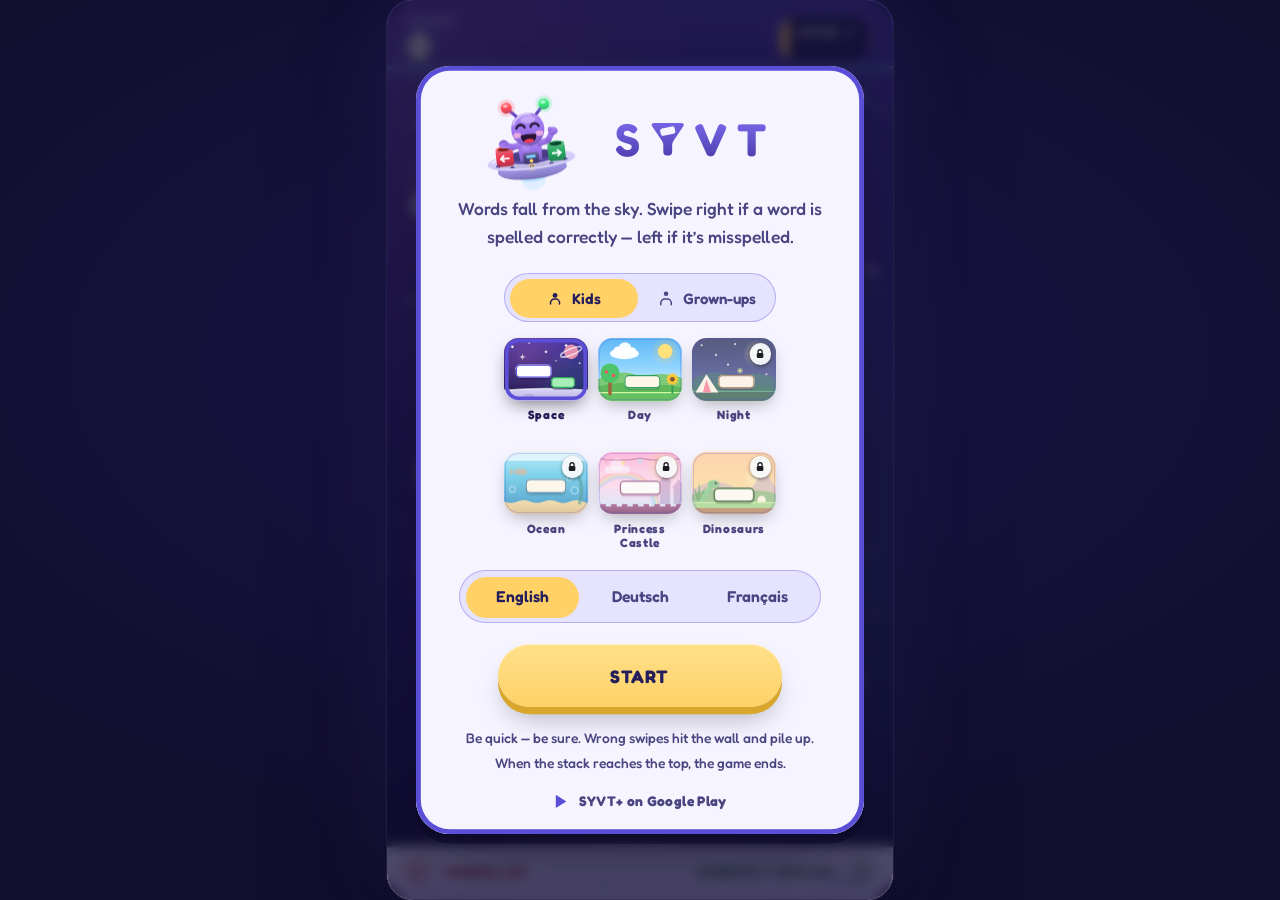
<file: index.html>
<!DOCTYPE html>
<html lang="en" data-theme="space" data-audience="kids">
<head>
<meta charset="UTF-8">
<meta http-equiv="Content-Security-Policy" content="default-src 'none'; script-src 'self'; style-src 'self' 'unsafe-inline'; img-src 'self' data:; font-src 'self'; media-src 'self' data: https://audio.syvt.me; connect-src 'self' https://audio.syvt.me; base-uri 'none'; form-action 'none'">
<meta name="referrer" content="no-referrer">
<meta name="viewport" content="width=device-width, initial-scale=1.0, user-scalable=no, viewport-fit=cover">
<title>SYVT</title>
<meta name="description" content="SYVT &mdash; words fall, you sort them. Swipe right if it is spelled correctly, left if it is not. Two sides, one game: a meadow and a galaxy for the children, a quiet page for the grown-ups. Play the free levels here; SYVT+ is in the app.">
<!-- Safari's Smart App Banner, and the one place the App Store's id for SYVT
     lives: syvt.js reads it from this tag to send an iPhone or an iPad to the
     App Store. Commented out until the iPhone app is released, and until
     then an iPhone or an iPad is offered no store at all; on release day it
     goes live with the app's Apple ID in place of APPLE_ID, which switches
     on the banner and the links together (README, "Which store"). A tag
     left with APPLE_ID in it switches on neither. Only on this page:
     whoever reads the legal pages, the help page or the 404 came from the
     store or the app already.
<meta name="apple-itunes-app" content="app-id=APPLE_ID">
-->
<meta name="theme-color" content="#1a1546">
<!-- The tab icon is the mascot, rendered by make-icons.mjs from
     brand/favicon_drk.webp. The mark's own icons follow, kept but not
     linked: swap the two blocks to put the mark back. -->
<link rel="icon" href="favicon.ico" sizes="16x16 32x32 48x48">
<link rel="icon" href="favicon-192.png" type="image/png" sizes="192x192">
<link rel="apple-touch-icon" href="favicon-180.png">
<!--
<link rel="icon" href="icon.svg" type="image/svg+xml">
<link rel="icon" href="brand/syvt-app-mark-192.png" sizes="192x192">
<link rel="apple-touch-icon" href="apple-touch-icon.png">
-->
<meta property="og:type" content="website">
<meta property="og:title" content="SYVT">
<meta property="og:description" content="Words fall. Swipe right if it is spelled correctly, left if it is not.">
<meta property="og:url" content="https://syvt.me/">
<meta property="og:image" content="https://syvt.me/og.png?v=3">
<meta property="og:image:width" content="1200">
<meta property="og:image:height" content="630">
<meta name="twitter:card" content="summary_large_image">
<link rel="preload" href="manrope.woff2" as="font" type="font/woff2" crossorigin>
<link rel="preload" href="fredoka.woff2" as="font" type="font/woff2" crossorigin>
<link rel="stylesheet" href="syvt.css">
</head>
<body>

<!-- The field is the app's design space, 420 x 746.67, scaled to fit the
     viewport. Every number in the stylesheet and the script is a design px;
     --s is the one factor that converts, so what is drawn and what is
     simulated can never drift apart. -->
<div id="game" data-phase="idle">

  <!-- scenery behind the words -->
  <canvas id="sceneBack" aria-hidden="true"></canvas>
  <div id="aurora" aria-hidden="true"></div>
  <div id="dots" aria-hidden="true"></div>
  <i id="ceiling" aria-hidden="true"></i>

  <!-- the words themselves; tiles are appended here -->
  <div id="field"></div>

  <!-- the ground, painted over the pile so the stack sinks into it -->
  <canvas id="sceneFront" aria-hidden="true"></canvas>

  <div id="legend" aria-hidden="true">
    <div class="side left">
      <span class="chip"><svg viewBox="0 0 24 24"><path d="M14.5 5 7.5 12l7 7"/></svg></span>
      <span class="word" id="hintLeft"></span>
      <span class="chip blank"></span>
    </div>
    <div class="side right">
      <span class="chip blank"></span>
      <span class="word" id="hintRight"></span>
      <span class="chip"><svg viewBox="0 0 24 24"><path d="M9.5 5l7 7-7 7"/></svg></span>
    </div>
  </div>

  <div id="danger" aria-hidden="true"><i id="dangerLine"></i></div>
  <div id="grain" aria-hidden="true"></div>

  <div id="hud">
    <div id="scoreBlock">
      <span id="scoreKicker">SCORE</span>
      <!-- past the free ceiling the score stops counting and the overflow
           runs in its own counter: 120 is what compares with anyone else,
           the +X after it is not. -->
      <span id="scoreRow">
        <span id="score">0</span>
        <span id="scoreBonus" hidden>+0</span>
      </span>
    </div>
    <div id="hudMid">
      <button id="pauseBtn" type="button" aria-label="Pause">
        <svg viewBox="0 0 24 24" aria-hidden="true" focusable="false">
          <path d="M9.4 7.6V16.4M14.6 7.6V16.4"/>
        </svg>
      </button>
      <!-- The voice, told by shape and by luminance rather than by colour, so
           the difference survives a colour-blind player and a bright window:
           a cone with two waves while it is on, a cone with a bar through it
           when it is off. The bar is knocked out of the cone rather than laid
           over it, so the chip's own fill shows through the gap either side
           and it reads as crossing the cone rather than growing out of it. -->
      <button id="voiceBtn" type="button" aria-pressed="true">
        <svg viewBox="0 0 24 24" aria-hidden="true" focusable="false">
          <defs>
            <mask id="voiceCut" maskUnits="userSpaceOnUse" x="0" y="0" width="24" height="24">
              <rect x="0" y="0" width="24" height="24" fill="#fff"/>
              <path d="M5.6 18.4 18.4 5.6" stroke="#000" stroke-width="5.2" stroke-linecap="round" fill="none"/>
            </mask>
          </defs>
          <g class="spoken">
            <path class="cone" d="M5 9.9H7.9L11.7 6.6V17.4L7.9 14.1H5Z"/>
            <path class="wave" d="M14.28 9.66A3.2 3.2 0 0 1 14.28 14.34"/>
            <path class="wave" d="M15.92 7.91A5.6 5.6 0 0 1 15.92 16.09"/>
          </g>
          <g class="muted">
            <path class="cone" d="M5 9.9H7.9L11.7 6.6V17.4L7.9 14.1H5Z" mask="url(#voiceCut)"/>
            <path class="bar" d="M5.6 18.4 18.4 5.6"/>
          </g>
        </svg>
      </button>
    </div>
    <div id="levelChip">
      <span id="levelLabel">LEVEL 1</span>
      <span id="levelBar"><i id="levelFill"></i></span>
    </div>
  </div>

  <div id="levelUp" aria-hidden="true">
    <i class="rule"></i><span id="levelUpLabel"></span><i class="rule"></i>
  </div>

  <div id="flash" aria-hidden="true"></div>

  <div id="pauseVeil" hidden>
    <h2 id="pauseTitle">PAUSED</h2>
    <button id="resumeBtn" class="pill primary" type="button">CONTINUE</button>
    <button id="quitBtn" class="pill secondary" type="button">End round</button>
  </div>

  <div id="overlay">
    <div id="panel">
      <!-- S, the funnel as the Y, VT: the app's own lockup, and the reason the
           mark is never shown beside it - the name already contains the funnel.
           The Y is assets/brand/syvt-glyph-y.svg verbatim, the icon's glyph with
           the word card knocked out of it by the even-odd rule.

           It carries no colour of its own. The letters take the theme's brand
           gradient through background-clip, which cannot reach an inline SVG
           child, so the Y repeats the same two stops in user space over the
           lockup's 1em line box. The two gradients differ only by face: the
           numbers are BRAND.md's CSS rows, and they depend on the font's own
           ascent, descent and cap factor, not on the palette. -->
      <!-- SYVT himself, on the children's side: he hovers beside the name,
           waves every few seconds, takes the saucer for a quick round over
           the letters every half minute or so, and jumps when tapped. His
           canvas is wider than he is because it has to hold the whole
           flight; what leaves the panel is clipped by the panel, as the
           app's own scroll view clips him. The slot keeps his place in the
           row, so the name does not move when he does — and on the
           grown-ups' side the slot is gone and the name re-centres itself. -->
      <div id="brandRow">
        <i id="mascotSlot" aria-hidden="true"><canvas id="syvtMascot"></canvas></i>
      <div id="brand" role="img" aria-label="SYVT"><span class="lead" aria-hidden="true">S</span><svg class="y" aria-hidden="true" focusable="false" viewBox="12 20 96 88"><defs><linearGradient id="brandY-manrope" gradientUnits="userSpaceOnUse" x1="0" y1="0.077778" x2="0" y2="122.300000"><stop class="stop-a" offset="0" stop-color="#10282c"/><stop class="stop-b" offset="1" stop-color="#1c8f87"/></linearGradient><linearGradient id="brandY-fredoka" gradientUnits="userSpaceOnUse" x1="0" y1="0.292958" x2="0" y2="124.236620"><stop class="stop-a" offset="0" stop-color="#10282c"/><stop class="stop-b" offset="1" stop-color="#1c8f87"/></linearGradient></defs><path class="glyph" fill="url(#brandY-manrope)" fill-rule="evenodd" d="M18.66 29.98Q12.0 20.0,24.0 20.0L96.0 20.0Q108.0 20.0,101.34 29.98L75.33 69.01Q72.0 74.0,72.0 80.0L72.0 98.0Q72.0 108.0,62.0 108.0L58.0 108.0Q48.0 108.0,48.0 98.0L48.0 80.0Q48.0 74.0,44.67 69.01ZM39.61 42.25Q38.36 36.38,44.23 35.13L71.61 29.31Q77.48 28.06,78.73 33.93L80.39 41.75Q81.64 47.62,75.77 48.87L48.39 54.69Q42.52 55.94,41.27 50.07Z"/></svg><span class="tail" aria-hidden="true">VT</span></div>
      </div>

      <p id="tagline"></p>

      <h1 id="overTitle" hidden>STACK OVERFLOW</h1>
      <div id="overStats" hidden>
        <div class="stat">
          <!-- one "i" for both columns: the same answer covers them -->
          <span class="val"><b id="statScore">0</b><em id="statScoreBonus" hidden><span class="n">+0</span><button id="scoreInfo" type="button"><svg viewBox="0 0 16 16" aria-hidden="true" focusable="false"><circle cx="8" cy="8" r="7.33"/><circle class="dot" cx="8" cy="4.64" r=".96"/><path d="M8 7.36V11.7"/></svg></button></em></span>
          <i id="statScoreLbl">SCORE</i>
        </div>
        <div class="stat" id="bestStat">
          <span class="val"><b id="statBest">0</b><em id="statBestBonus" hidden><span class="n">+0</span></em></span>
          <i id="statBestLbl">BEST</i>
        </div>
      </div>

      <!-- The two sides of the game. On a tablet this is a setting per
           player in the parents' corner; the page has no players, so it is a
           switch here and the choice is remembered. Flipping it carries the
           world across to its twin - Day and Light are the same scene drawn
           twice, and so are Night and Dark - which is `themeAcross` in the
           app's lib/ui/themes/themes.dart. -->
      <div id="audienceRow" role="group">
        <button class="aud" type="button" data-audience="kids" aria-pressed="true">
          <svg viewBox="0 0 24 24" aria-hidden="true" focusable="false">
            <circle cx="12" cy="8.5" r="3.2"/>
            <path d="M6 20v-1.6A5 5 0 0 1 11 13.4h2A5 5 0 0 1 18 18.4V20"/>
          </svg>
          <span data-role="label"></span>
        </button>
        <button class="aud" type="button" data-audience="grownups" aria-pressed="false">
          <svg viewBox="0 0 24 24" aria-hidden="true" focusable="false">
            <circle cx="12" cy="6.4" r="3"/>
            <path d="M5 21v-2.2A5.4 5.4 0 0 1 10.4 13.4h3.2A5.4 5.4 0 0 1 19 18.8V21"/>
          </svg>
          <span data-role="label"></span>
        </button>
      </div>

      <div id="themePicker"></div>

      <div id="langRow">
        <button class="lang" type="button" data-lang="en">English</button>
        <button class="lang" type="button" data-lang="de">Deutsch</button>
        <button class="lang" type="button" data-lang="fr">Français</button>
      </div>

      <button id="startBtn" type="button">START</button>

      <p id="legendText"></p>

      <!-- SYVT+ in the visitor's own store, by name: the App Store on an
           iPhone or an iPad, Google Play on Android, and on anything else
           both, the second link carrying on the first one's sentence; an
           iPhone or an iPad gets no row until the App Store has SYVT.
           syvt.js decides which, once, and fills in the hrefs. -->
      <div id="storeRow">
        <a id="storeLink" class="store" href="https://play.google.com/store/apps/details?id=io.a51.syvt" target="_blank" rel="noopener noreferrer">
          <svg viewBox="0 0 24 24" aria-hidden="true" focusable="false">
            <path d="M4 2.6 19 12 4 21.4Z"/>
          </svg>
          <span id="storeLinkLabel"></span>
        </a>
        <a id="storeLinkMore" class="store" href="https://play.google.com/store/apps/details?id=io.a51.syvt" target="_blank" rel="noopener noreferrer" hidden></a>
      </div>
    </div>
  </div>

  <!-- what a locked world, or the end of the free levels, brings up -->
  <div id="modal" hidden>
    <div id="modalCard" role="dialog" aria-modal="true" aria-labelledby="modalTitle">
      <h2 id="modalTitle"></h2>
      <p id="modalBody"></p>
      <!-- The App Store's way in is Apple's own badge, in the page's
           language, and a plain pill only where the artwork cannot load;
           Google Play's is the pill. Which of them show is the visitor's
           store (syvt.js, storeButtons); with no store, the way out leads
           the card alone. -->
      <a id="modalBadge" target="_blank" rel="noopener noreferrer" hidden></a>
      <a id="modalApple" class="pill primary" target="_blank" rel="noopener noreferrer" hidden></a>
      <a id="modalBuy" class="pill primary" href="https://play.google.com/store/apps/details?id=io.a51.syvt" target="_blank" rel="noopener noreferrer"></a>
      <button id="modalKeep" class="pill secondary" type="button"></button>
    </div>
  </div>

</div>

<script src="matter.min.js"></script>
<script src="words.js"></script>
<script src="scenery.js"></script>
<script src="mascot.js"></script>
<script src="voice.js"></script>
<script src="sfx.js"></script>
<script src="syvt.js"></script>
</body>
</html>
</file>
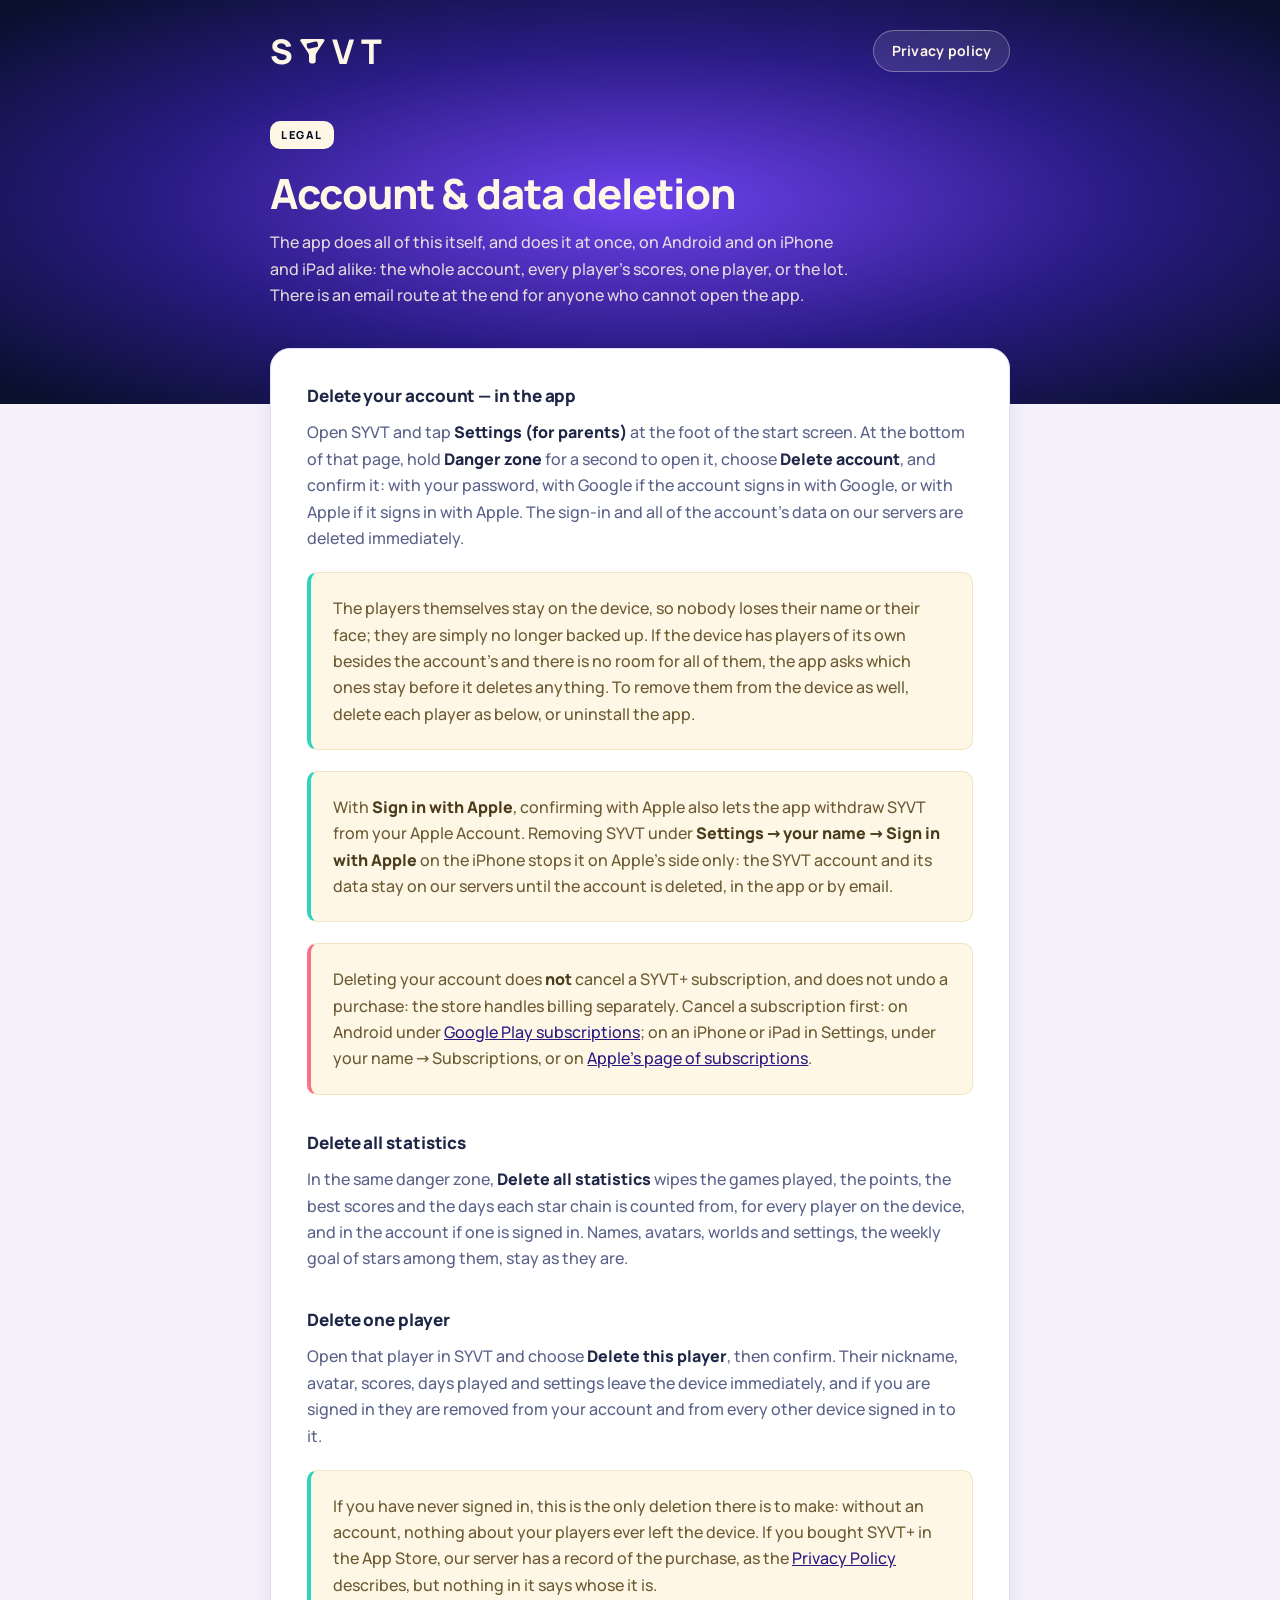
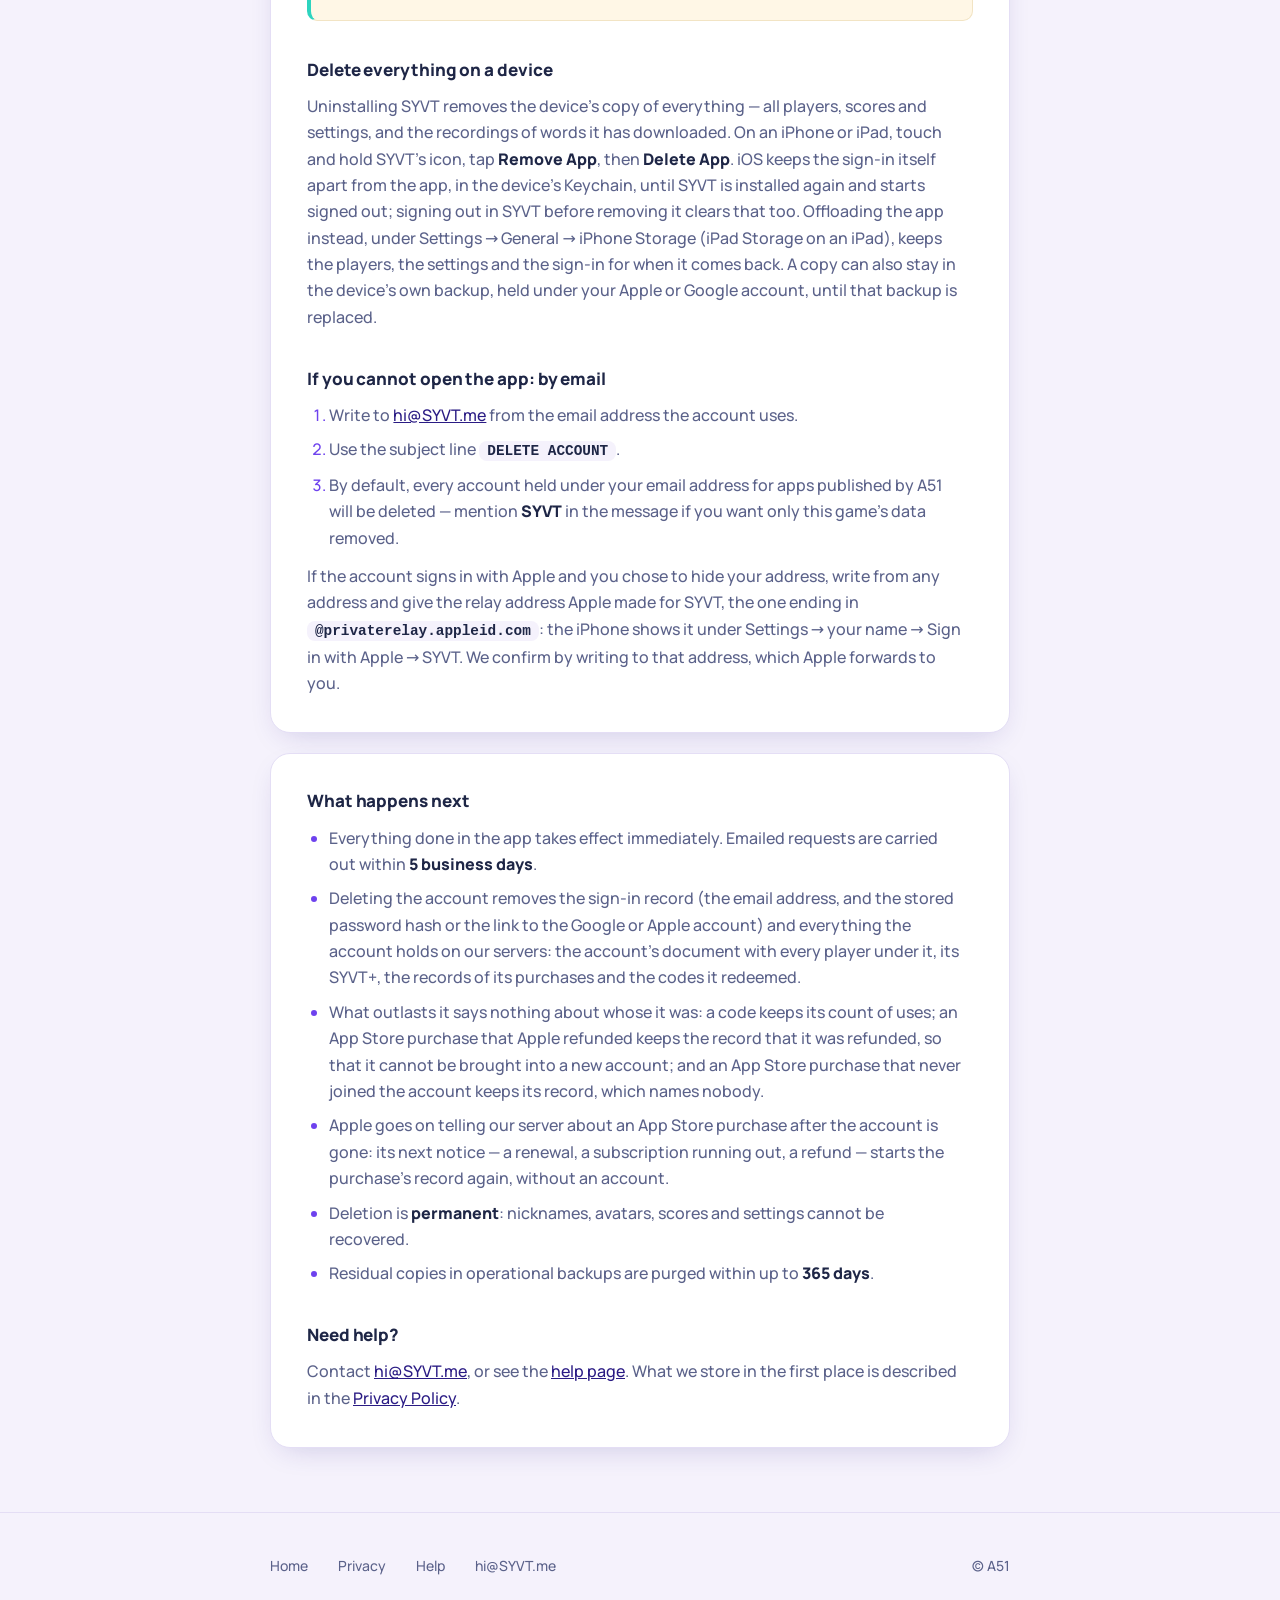
<file: data_deletion.html>
<!DOCTYPE html>
<html lang="en">
<head>
  <meta charset="UTF-8" />
  <meta http-equiv="Content-Security-Policy" content="default-src 'none'; style-src 'self'; img-src 'self'; font-src 'self'; base-uri 'none'; form-action 'none'" />
  <meta name="referrer" content="no-referrer" />
  <meta name="viewport" content="width=device-width, initial-scale=1" />
  <title>Account &amp; Data Deletion &middot; SYVT</title>
  <meta name="description" content="How to delete a player, a device's data, or your whole SYVT account." />
  <!-- The plate, which is what the top of this page paints and what the app
       icon a reader arrives from is drawn on. -->
  <meta name="theme-color" content="#2A1B84" />
  <!-- The tab icon is the mascot, rendered by make-icons.mjs from
       brand/favicon_drk.webp. The mark's own icons follow, kept but not
       linked: swap the two blocks to put the mark back. -->
  <link rel="icon" href="favicon.ico" sizes="16x16 32x32 48x48" />
  <link rel="icon" href="favicon-192.png" type="image/png" sizes="192x192" />
  <link rel="apple-touch-icon" href="favicon-180.png" />
  <!--
  <link rel="icon" href="icon.svg" type="image/svg+xml" />
  <link rel="icon" href="brand/syvt-app-mark-192.png" sizes="192x192" />
  <link rel="apple-touch-icon" href="apple-touch-icon.png" />
  -->
  <link rel="stylesheet" href="legal.css" />
</head>
<body>

<div class="hero">

  <header class="wrap top">
    <a class="home" href="index.html" aria-label="SYVT &mdash; home">
      <span class="name"><span class="lead">S</span><svg class="y" viewBox="12 20 96 88" aria-hidden="true" focusable="false"><path fill="currentColor" fill-rule="evenodd" d="M18.66 29.98Q12.0 20.0,24.0 20.0L96.0 20.0Q108.0 20.0,101.34 29.98L75.33 69.01Q72.0 74.0,72.0 80.0L72.0 98.0Q72.0 108.0,62.0 108.0L58.0 108.0Q48.0 108.0,48.0 98.0L48.0 80.0Q48.0 74.0,44.67 69.01ZM39.61 42.25Q38.36 36.38,44.23 35.13L71.61 29.31Q77.48 28.06,78.73 33.93L80.39 41.75Q81.64 47.62,75.77 48.87L48.39 54.69Q42.52 55.94,41.27 50.07Z" /></svg><span class="tail">VT</span></span>
    </a>
    <a class="toplink" href="privacy.html">Privacy&nbsp;policy</a>
  </header>

  <div class="wrap pagehead">
    <p class="kicker">Legal</p>
    <h1>Account &amp; data deletion</h1>
    <p class="intro">The app does all of this itself, and does it at once,
    on Android and on iPhone and iPad alike: the whole account, every
    player's scores, one player, or the lot. There is an email route at the
    end for anyone who cannot open the app.</p>
  </div>

</div>

<main class="wrap">

  <section class="card">
    <h2>Delete your account &mdash; in the app</h2>
    <p>Open SYVT and tap <strong>Settings (for parents)</strong> at the foot of
    the start screen. At the bottom of that page, hold <strong>Danger
    zone</strong> for a second to open it, choose <strong>Delete
    account</strong>, and confirm it: with your password, with Google if the
    account signs in with Google, or with Apple if it signs in with Apple.
    The sign-in and all of the account's data on our
    servers are deleted immediately.</p>
    <div class="note">
      <p>The players themselves stay on the device, so nobody loses their name
      or their face; they are simply no longer backed up. If the device has
      players of its own besides the account's and there is no room for all
      of them, the app asks which ones stay before it deletes anything. To
      remove them from the device as well, delete each player as below, or
      uninstall the app.</p>
    </div>
    <div class="note">
      <p>With <strong>Sign in with Apple</strong>, confirming with Apple also
      lets the app withdraw SYVT from your Apple Account. Removing SYVT under
      <strong>Settings &rarr; your name &rarr; Sign in with Apple</strong> on
      the iPhone stops it on Apple's side only: the SYVT account and its data
      stay on our servers until the account is deleted, in the app or by
      email.</p>
    </div>
    <div class="note warn">
      <p>Deleting your account does <strong>not</strong> cancel a SYVT+
      subscription, and does not undo a purchase: the store handles billing
      separately. Cancel a subscription first: on Android under
      <a href="https://play.google.com/store/account/subscriptions">Google Play
      subscriptions</a>; on an iPhone or iPad in Settings, under your name
      &rarr; Subscriptions, or on
      <a href="https://apps.apple.com/account/subscriptions">Apple's page of
      subscriptions</a>.</p>
    </div>

    <h2>Delete all statistics</h2>
    <p>In the same danger zone, <strong>Delete all statistics</strong> wipes
    the games played, the points, the best scores and the days each star
    chain is counted from, for every player on the device, and in the account
    if one is signed in. Names, avatars, worlds and settings, the weekly goal
    of stars among them, stay as they are.</p>

    <h2>Delete one player</h2>
    <p>Open that player in SYVT and choose <strong>Delete this player</strong>,
    then confirm. Their nickname, avatar, scores, days played and settings
    leave the device immediately, and if you are signed in they are removed
    from your account and from every other device signed in to it.</p>
    <div class="note">
      <p>If you have never signed in, this is the only deletion there is to
      make: without an account, nothing about your players ever left the
      device. If you bought SYVT+ in the App Store, our server has a record
      of the purchase, as the <a href="privacy.html">Privacy Policy</a>
      describes, but nothing in it says whose it is.</p>
    </div>

    <h2>Delete everything on a device</h2>
    <p>Uninstalling SYVT removes the device's copy of everything &mdash; all
    players, scores and settings, and the recordings of words it has
    downloaded. On an iPhone or iPad, touch and hold SYVT's icon, tap
    <strong>Remove App</strong>, then <strong>Delete App</strong>. iOS keeps
    the sign-in itself apart from the app, in the device's Keychain, until
    SYVT is installed again and starts signed out; signing out in SYVT
    before removing it clears that too. Offloading the app instead, under
    Settings &rarr; General &rarr; iPhone Storage (iPad Storage on an iPad),
    keeps the players, the settings and the sign-in for when it comes back.
    A copy can also stay in the device's own backup, held under your Apple or
    Google account, until that backup is replaced.</p>

    <h2>If you cannot open the app: by email</h2>
    <ol>
      <li>Write to <a href="mailto:hi@SYVT.me">hi@SYVT.me</a> from the email
      address the account uses.</li>
      <li>Use the subject line <code>DELETE ACCOUNT</code>.</li>
      <li>By default, every account held under your email address for apps
      published by A51 will be deleted &mdash; mention <strong>SYVT</strong> in
      the message if you want only this game's data removed.</li>
    </ol>
    <p>If the account signs in with Apple and you chose to hide your address,
    write from any address and give the relay address Apple made for SYVT,
    the one ending in <code>@privaterelay.appleid.com</code>: the iPhone shows
    it under Settings &rarr; your name &rarr; Sign in with Apple &rarr; SYVT.
    We confirm by writing to that address, which Apple forwards to you.</p>
  </section>

  <section class="card">
    <h2>What happens next</h2>
    <ul>
      <li>Everything done in the app takes effect immediately. Emailed
      requests are carried out within <strong>5 business days</strong>.</li>
      <li>Deleting the account removes the sign-in record (the email address,
      and the stored password hash or the link to the Google or Apple
      account) and everything the account holds on our servers: the
      account's document with every player under it, its SYVT+, the records
      of its purchases and the codes it redeemed.</li>
      <li>What outlasts it says nothing about whose it was: a code keeps its
      count of uses; an App Store purchase that Apple refunded keeps the
      record that it was refunded, so that it cannot be brought into a new
      account; and an App Store purchase that never joined the account keeps
      its record, which names nobody.</li>
      <li>Apple goes on telling our server about an App Store purchase after
      the account is gone: its next notice &mdash; a renewal, a subscription
      running out, a refund &mdash; starts the purchase's record again,
      without an account.</li>
      <li>Deletion is <strong>permanent</strong>: nicknames, avatars, scores
      and settings cannot be recovered.</li>
      <li>Residual copies in operational backups are purged within up to
      <strong>365 days</strong>.</li>
    </ul>

    <h2>Need help?</h2>
    <p>Contact <a href="mailto:hi@SYVT.me">hi@SYVT.me</a>, or see the
    <a href="support.html">help page</a>. What we store in the first place is
    described in the <a href="privacy.html">Privacy Policy</a>.</p>
  </section>

</main>

<footer>
  <div class="wrap frow">
    <a href="index.html">Home</a>
    <a href="privacy.html">Privacy</a>
    <a href="support.html">Help</a>
    <a href="mailto:hi@SYVT.me">hi@SYVT.me</a>
    <span class="copy">&copy; <a href="https://a51.io">A51</a></span>
  </div>
</footer>

</body>
</html>
</file>
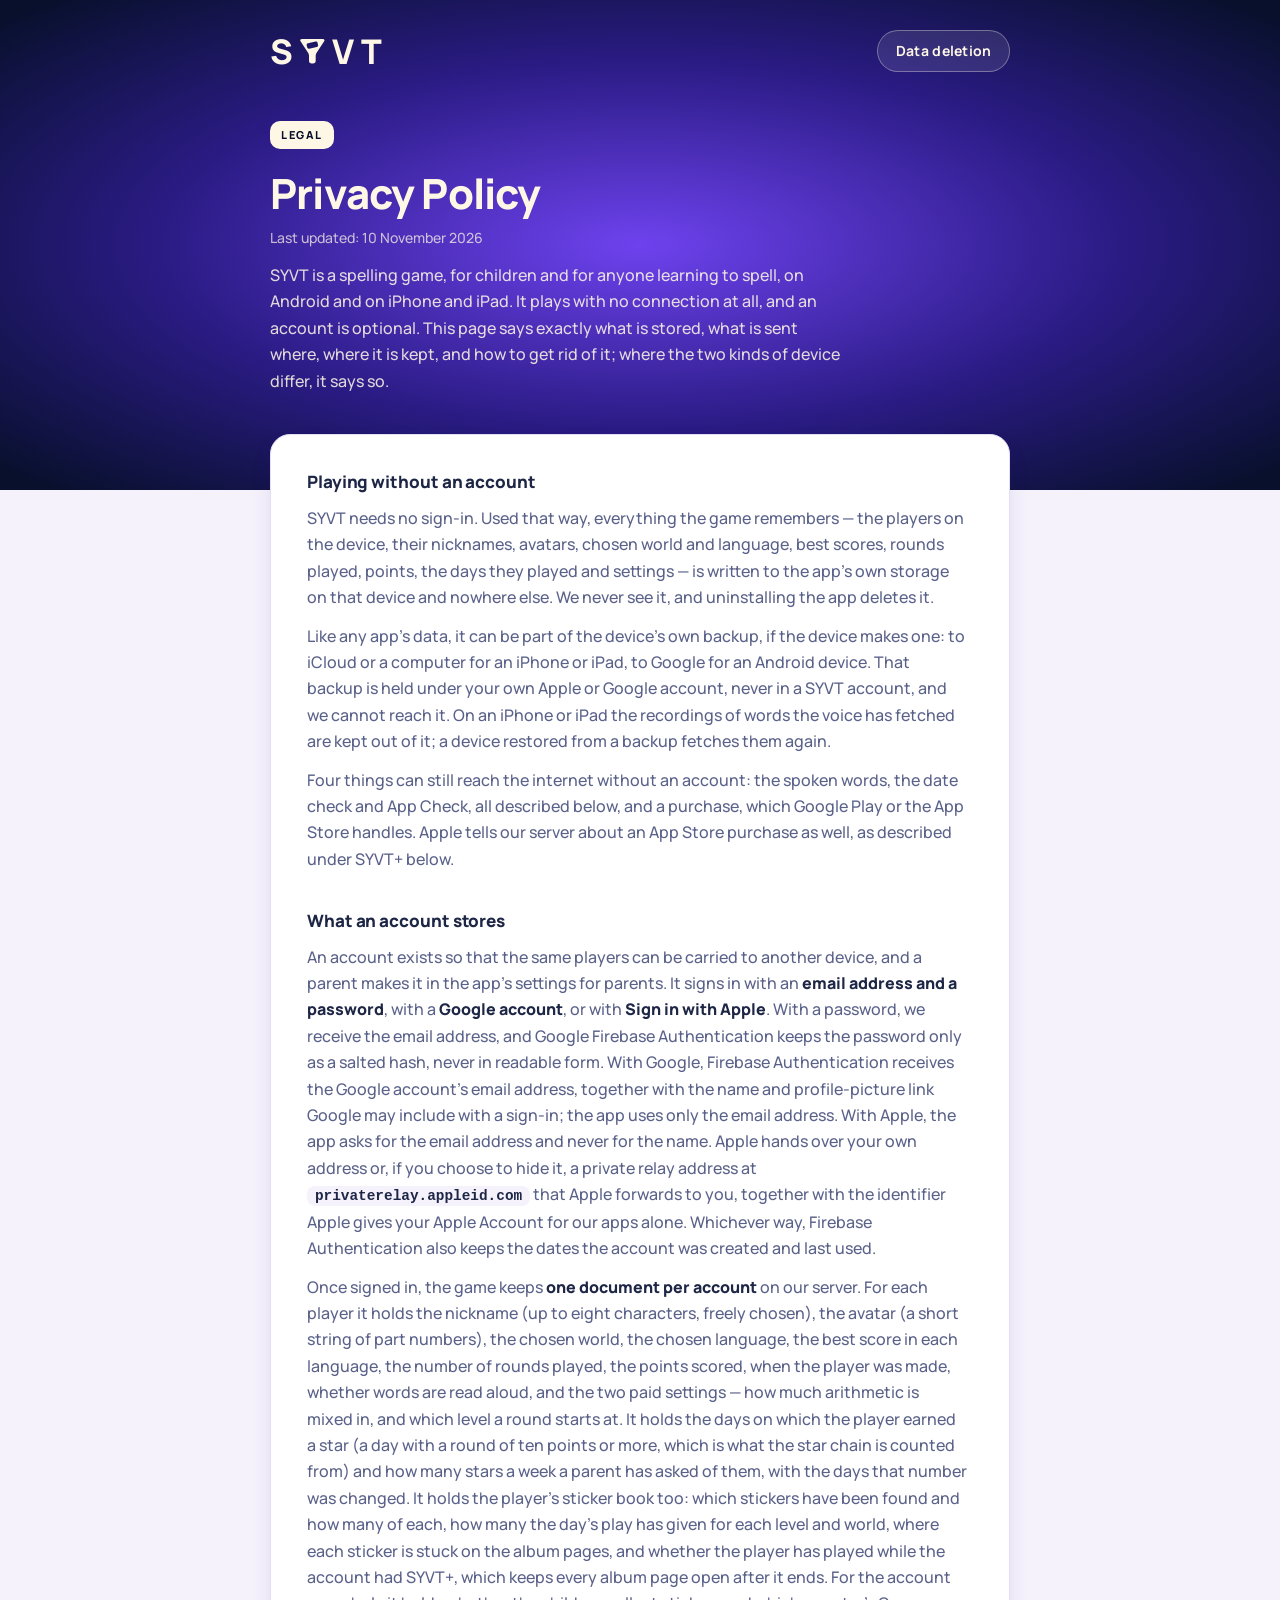
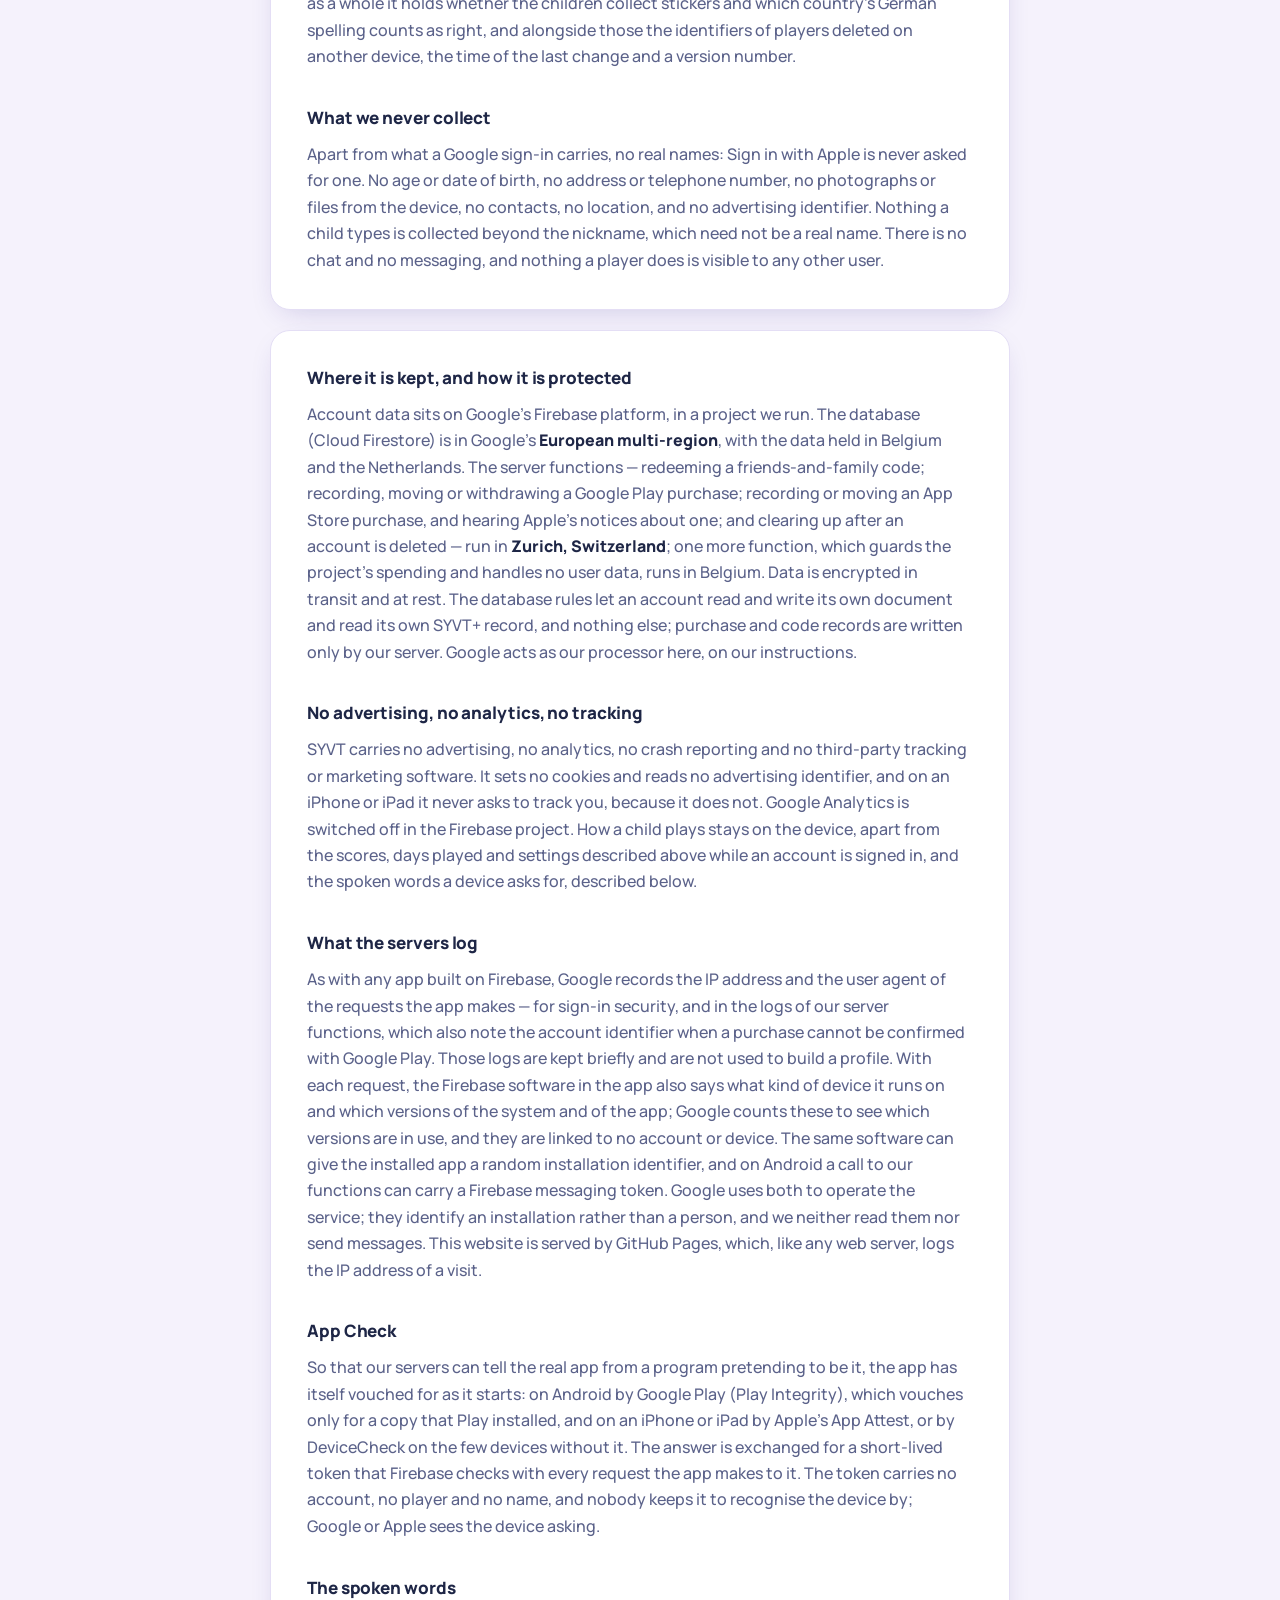
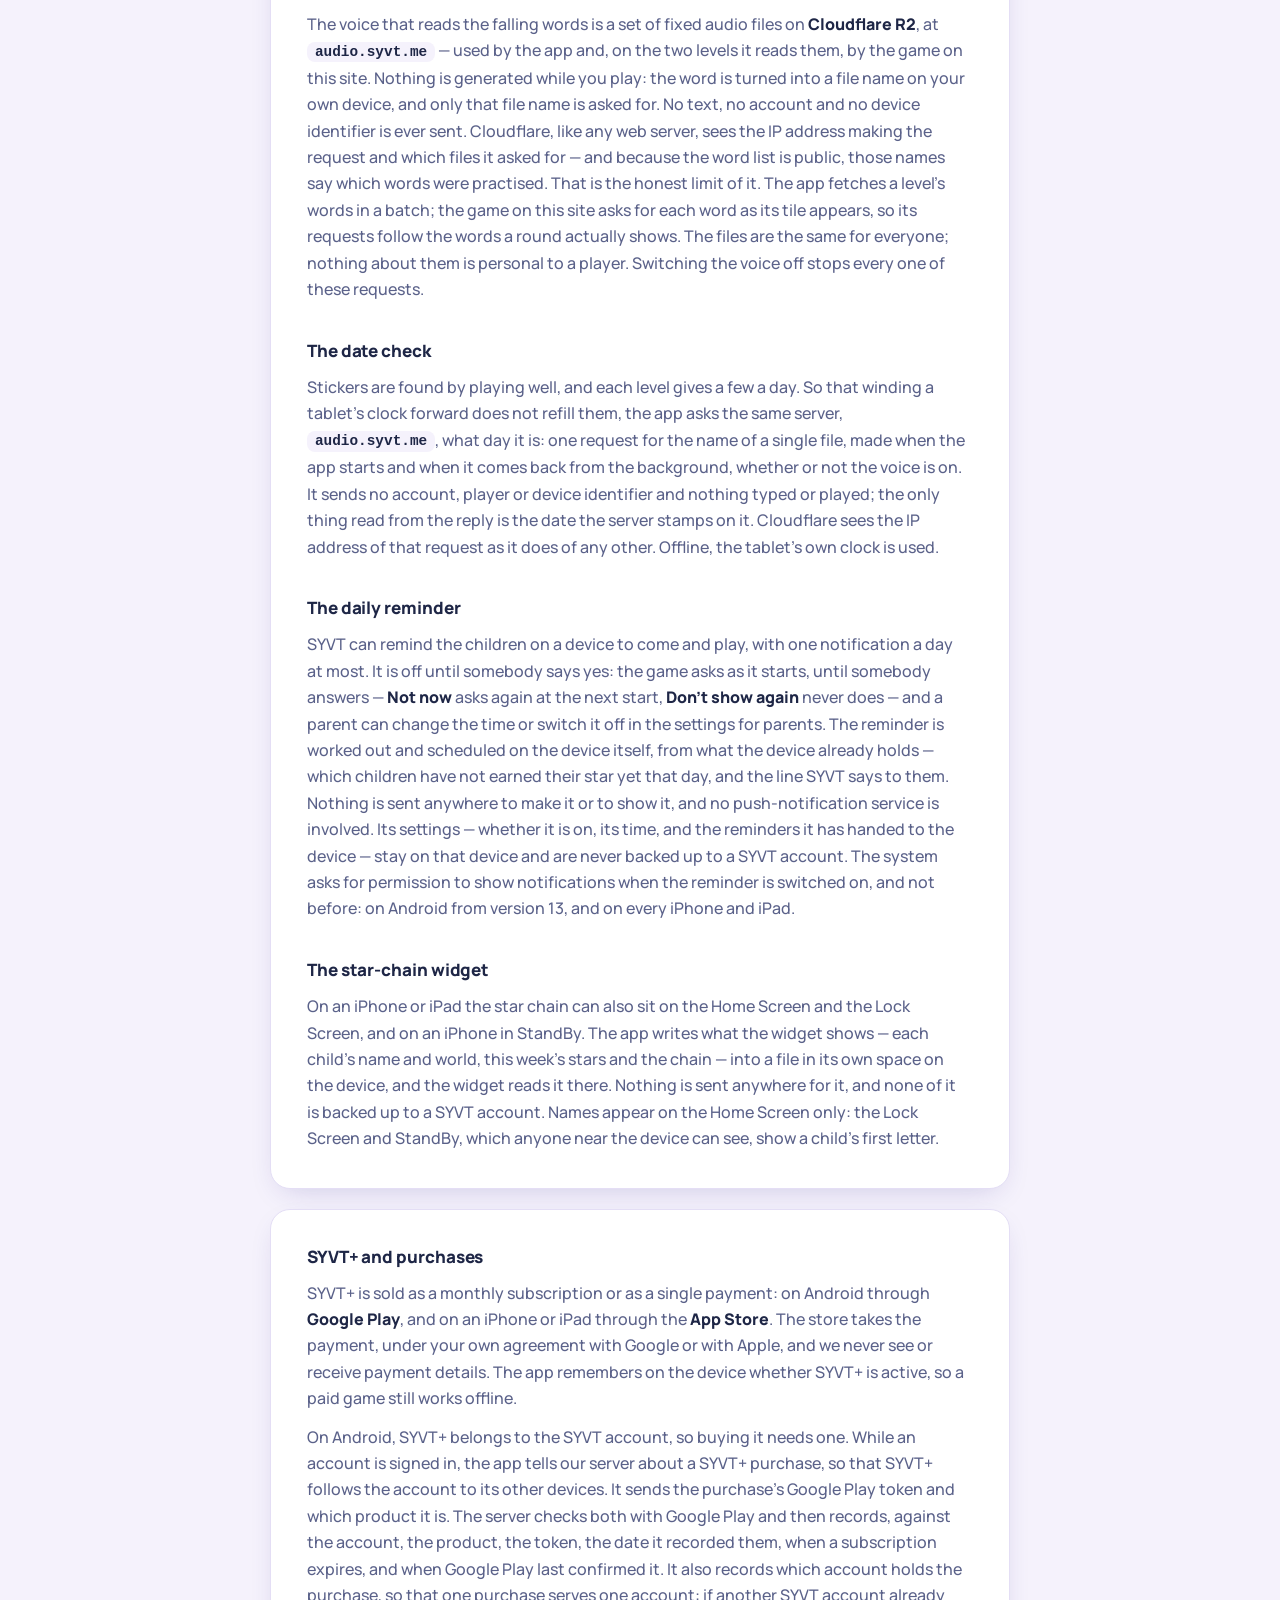
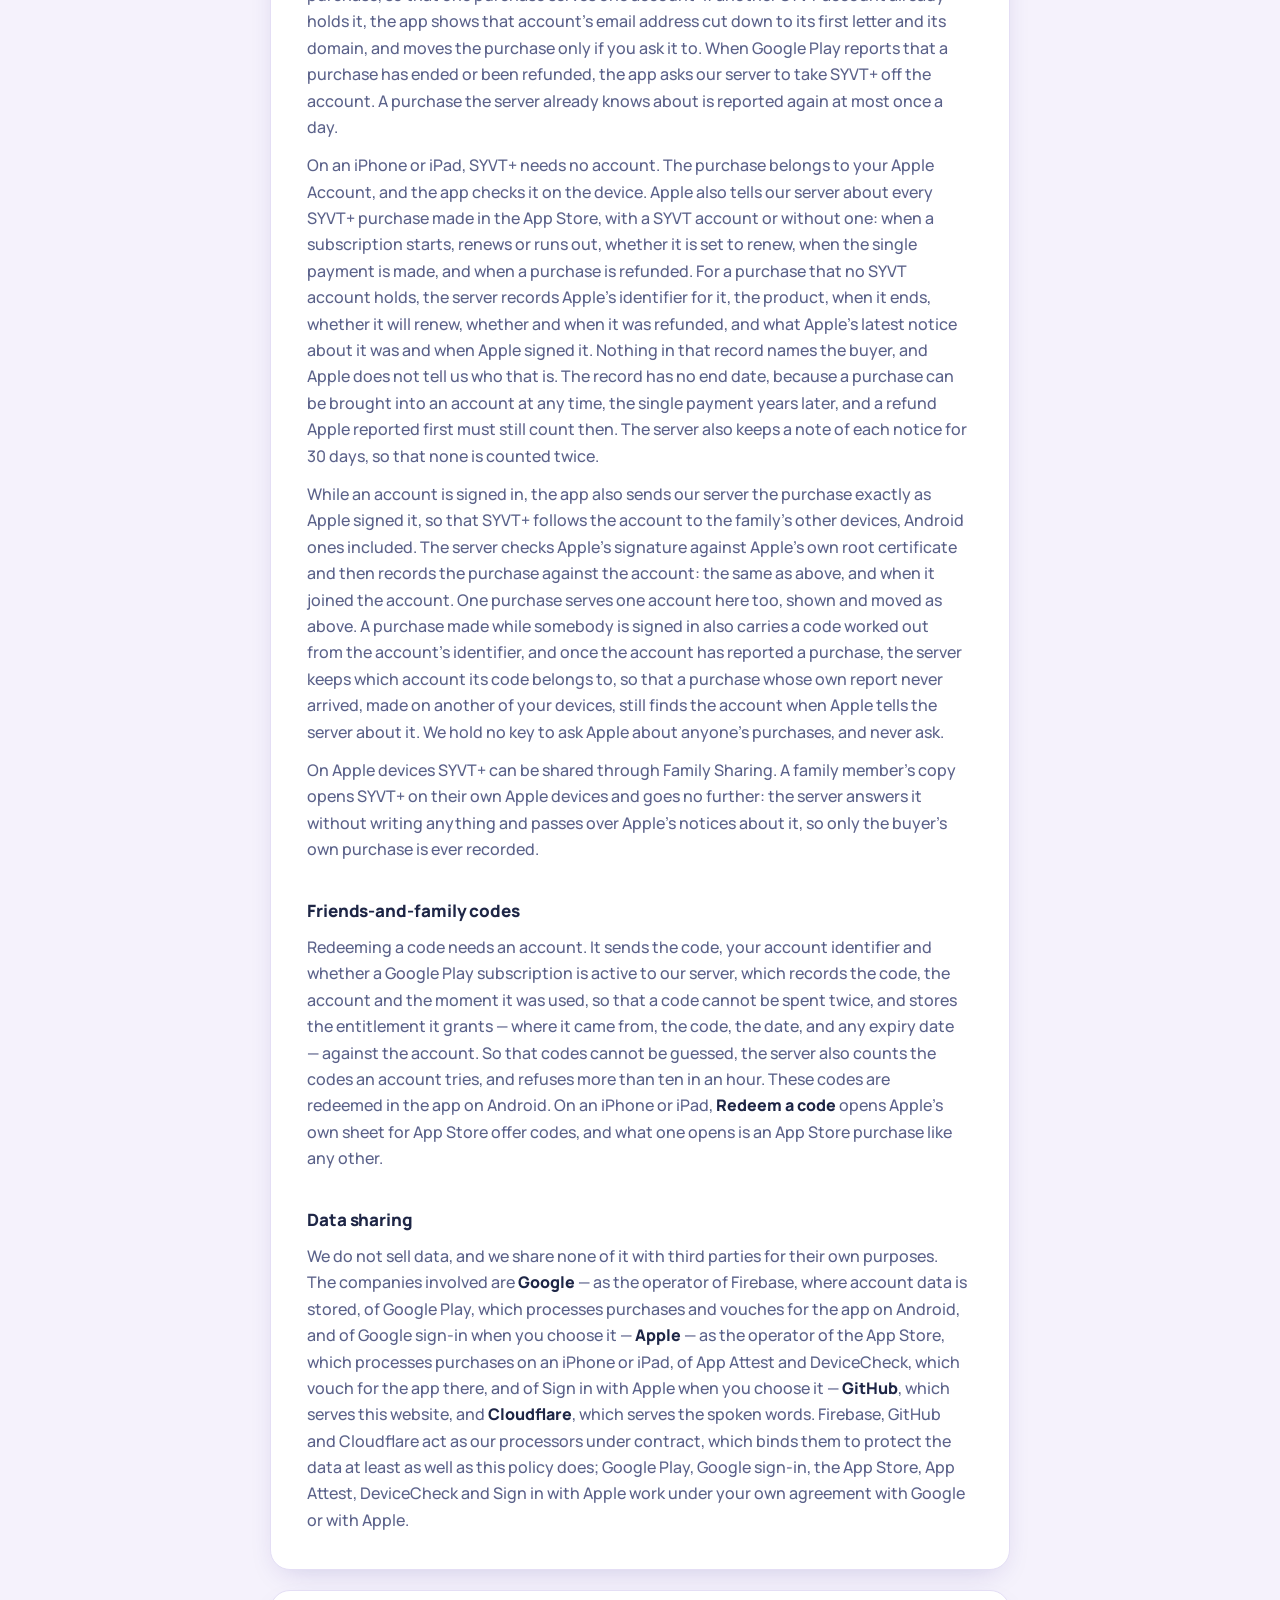
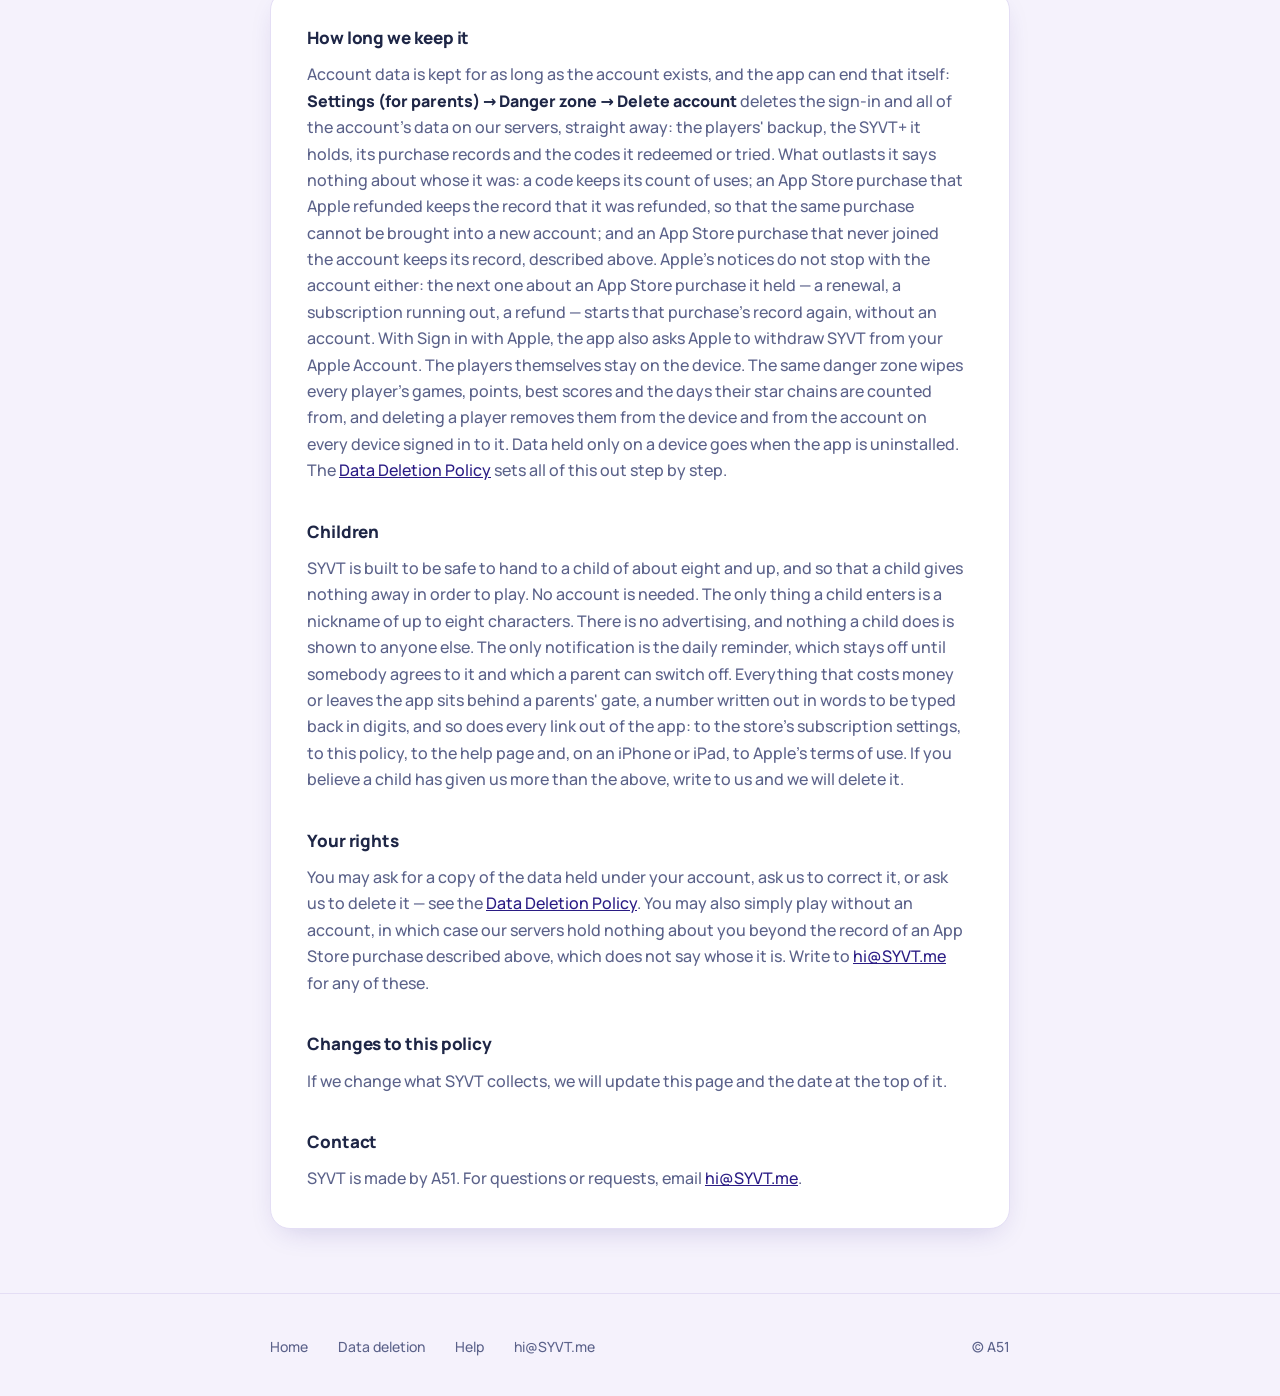
<file: privacy.html>
<!DOCTYPE html>
<html lang="en">
<head>
  <meta charset="UTF-8" />
  <meta http-equiv="Content-Security-Policy" content="default-src 'none'; style-src 'self'; img-src 'self'; font-src 'self'; base-uri 'none'; form-action 'none'" />
  <meta name="referrer" content="no-referrer" />
  <meta name="viewport" content="width=device-width, initial-scale=1" />
  <title>Privacy Policy &middot; SYVT</title>
  <meta name="description" content="What SYVT stores, what never leaves the device, where it is kept, and how to delete it." />
  <!-- The plate, which is what the top of this page paints and what the app
       icon a reader arrives from is drawn on. -->
  <meta name="theme-color" content="#2A1B84" />
  <!-- The tab icon is the mascot, rendered by make-icons.mjs from
       brand/favicon_drk.webp. The mark's own icons follow, kept but not
       linked: swap the two blocks to put the mark back. -->
  <link rel="icon" href="favicon.ico" sizes="16x16 32x32 48x48" />
  <link rel="icon" href="favicon-192.png" type="image/png" sizes="192x192" />
  <link rel="apple-touch-icon" href="favicon-180.png" />
  <!--
  <link rel="icon" href="icon.svg" type="image/svg+xml" />
  <link rel="icon" href="brand/syvt-app-mark-192.png" sizes="192x192" />
  <link rel="apple-touch-icon" href="apple-touch-icon.png" />
  -->
  <link rel="stylesheet" href="legal.css" />
</head>
<body>

<div class="hero">

  <header class="wrap top">
    <a class="home" href="index.html" aria-label="SYVT &mdash; home">
      <span class="name"><span class="lead">S</span><svg class="y" viewBox="12 20 96 88" aria-hidden="true" focusable="false"><path fill="currentColor" fill-rule="evenodd" d="M18.66 29.98Q12.0 20.0,24.0 20.0L96.0 20.0Q108.0 20.0,101.34 29.98L75.33 69.01Q72.0 74.0,72.0 80.0L72.0 98.0Q72.0 108.0,62.0 108.0L58.0 108.0Q48.0 108.0,48.0 98.0L48.0 80.0Q48.0 74.0,44.67 69.01ZM39.61 42.25Q38.36 36.38,44.23 35.13L71.61 29.31Q77.48 28.06,78.73 33.93L80.39 41.75Q81.64 47.62,75.77 48.87L48.39 54.69Q42.52 55.94,41.27 50.07Z" /></svg><span class="tail">VT</span></span>
    </a>
    <a class="toplink" href="data_deletion.html">Data&nbsp;deletion</a>
  </header>

  <div class="wrap pagehead">
    <p class="kicker">Legal</p>
    <h1>Privacy Policy</h1>
    <p class="updated">Last updated: 10 November 2026</p>
    <p class="intro">SYVT is a spelling game, for children and for anyone
    learning to spell, on Android and on iPhone and iPad. It plays with no
    connection at all, and an account is optional. This page says exactly
    what is stored, what is sent where, where it is kept, and how to get rid
    of it; where the two kinds of device differ, it says so.</p>
  </div>

</div>

<main class="wrap">

  <section class="card">
    <h2>Playing without an account</h2>
    <p>SYVT needs no sign-in. Used that way, everything the game remembers
    &mdash; the players on the device, their nicknames, avatars, chosen world
    and language, best scores, rounds played, points, the days they played
    and settings &mdash; is written to the app's own storage on that device
    and nowhere else. We never see it, and uninstalling the app deletes
    it.</p>
    <p>Like any app's data, it can be part of the device's own backup, if the
    device makes one: to iCloud or a computer for an iPhone or iPad, to Google
    for an Android device. That backup is held under your own Apple or Google
    account, never in a SYVT account, and we cannot reach it. On an iPhone or
    iPad the recordings of words the voice has fetched are kept out of it; a
    device restored from a backup fetches them again.</p>
    <p>Four things can still reach the internet without an account: the
    spoken words, the date check and App Check, all described below, and a
    purchase, which Google Play or the App Store handles. Apple tells our
    server about an App Store purchase as well, as described under SYVT+
    below.</p>

    <h2>What an account stores</h2>
    <p>An account exists so that the same players can be carried to another
    device, and a parent makes it in the app's settings for parents. It signs
    in with an <strong>email address and a password</strong>, with a
    <strong>Google account</strong>, or with <strong>Sign in with
    Apple</strong>. With a password, we receive the email
    address, and Google Firebase Authentication keeps the password only as a
    salted hash, never in readable form. With Google, Firebase Authentication
    receives the Google account's email address, together with the name and
    profile-picture link Google may include with a sign-in; the app uses only
    the email address. With Apple, the app asks for the email address and
    never for the name. Apple hands over your own address or, if you choose to
    hide it, a private relay address at <code>privaterelay.appleid.com</code>
    that Apple forwards to you, together with the identifier Apple gives your
    Apple Account for our apps alone. Whichever way, Firebase Authentication
    also keeps the dates the account was created and last used.</p>
    <p>Once signed in, the game keeps <strong>one document per account</strong>
    on our server. For each player it holds the nickname (up to eight
    characters, freely chosen), the avatar (a short string of part numbers),
    the chosen world, the chosen language, the best score in each language, the
    number of rounds played, the points scored, when the player was made,
    whether words are read aloud, and the two paid settings &mdash; how much
    arithmetic is mixed in, and which level a round starts at. It holds the
    days on which the player earned a star (a day with a round of ten points or
    more, which is what the star chain is counted from) and how many stars a
    week a parent has asked of them, with the days that number was changed. It
    holds the player's sticker book too:
    which stickers have been found and how many of each, how many the day's
    play has given for each level and world, where each sticker is stuck on
    the album pages, and whether the player has played while the account had
    SYVT+, which keeps every album page open after it ends. For the account as
    a whole it holds whether the children collect stickers and which country's
    German spelling counts as right, and alongside those the identifiers of
    players deleted on another device, the time of the last change and a
    version number.</p>

    <h2>What we never collect</h2>
    <p>Apart from what a Google sign-in carries, no real names: Sign in with
    Apple is never asked for one. No age or date of birth, no address or
    telephone number, no photographs or files from the device, no contacts, no
    location, and no advertising identifier. Nothing a child types is
    collected beyond the nickname, which need not be a real name. There is no
    chat and no messaging, and nothing a player does is visible to any other
    user.</p>
  </section>

  <section class="card">
    <h2>Where it is kept, and how it is protected</h2>
    <p>Account data sits on Google's Firebase platform, in a project we run.
    The database (Cloud Firestore) is in Google's <strong>European
    multi-region</strong>, with the data held in Belgium and the Netherlands.
    The server functions &mdash; redeeming a friends-and-family code;
    recording, moving or withdrawing a Google Play purchase; recording or
    moving an App Store purchase, and hearing Apple's notices about one; and
    clearing up after an account is deleted &mdash; run in <strong>Zurich,
    Switzerland</strong>; one more function, which guards the project's
    spending and handles no user data, runs in Belgium. Data is encrypted in
    transit and at rest. The database rules let an account read and write its
    own document and read its own SYVT+ record, and nothing else; purchase and
    code records are written only by our server. Google acts as our processor
    here, on our instructions.</p>

    <h2>No advertising, no analytics, no tracking</h2>
    <p>SYVT carries no advertising, no analytics, no crash reporting and no
    third-party tracking or marketing software. It sets no cookies and reads no
    advertising identifier, and on an iPhone or iPad it never asks to track
    you, because it does not. Google Analytics is switched off in the Firebase
    project. How a child plays stays on the device, apart from the scores,
    days played and settings described above while an account is signed in,
    and the spoken words a device asks for, described below.</p>

    <h2>What the servers log</h2>
    <p>As with any app built on Firebase, Google records the IP address and the
    user agent of the requests the app makes &mdash; for sign-in security, and
    in the logs of our server functions, which also note the account
    identifier when a purchase cannot be confirmed with Google Play. Those
    logs are kept briefly and are not used to build a profile. With each
    request, the Firebase software in the app also says what kind of device
    it runs on and which versions of the system and of the app; Google counts
    these to see which versions are in use, and they are linked to no account
    or device. The same software can give the installed app a random
    installation identifier, and on Android a call to our functions can carry
    a Firebase messaging token. Google uses both to operate the service; they
    identify an installation rather than a person, and we neither read them
    nor send messages. This website is served by GitHub Pages, which, like any
    web server, logs the IP address of a visit.</p>

    <h2>App Check</h2>
    <p>So that our servers can tell the real app from a program pretending to
    be it, the app has itself vouched for as it starts: on Android by Google
    Play (Play Integrity), which vouches only for a copy that Play installed,
    and on an iPhone or iPad by Apple's App Attest, or by DeviceCheck on the
    few devices without it. The answer is exchanged for a short-lived token
    that Firebase checks with every request the app makes to it. The token
    carries no account, no player and no name, and nobody keeps it to
    recognise the device by; Google or Apple sees the device asking.</p>

    <h2>The spoken words</h2>
    <p>The voice that reads the falling words is a set of fixed audio files on
    <strong>Cloudflare R2</strong>, at <code>audio.syvt.me</code> &mdash; used
    by the app and, on the two levels it reads them, by the game on this site.
    Nothing is generated while you play: the word is turned into a file name on
    your own device, and only that file name is asked for. No text, no account
    and no device identifier is ever sent. Cloudflare, like any web server,
    sees the IP address making the request and which files it asked for
    &mdash; and because the word list is public, those names say which words
    were practised. That is the honest limit of it. The app fetches a level's
    words in a batch; the game on this site asks for each word as its tile
    appears, so its requests follow the words a round actually shows. The
    files are the same for everyone; nothing about them is personal to a
    player. Switching the voice off stops every one of these requests.</p>

    <h2>The date check</h2>
    <p>Stickers are found by playing well, and each level gives a few a day.
    So that winding a tablet's clock forward does not refill them, the app
    asks the same server, <code>audio.syvt.me</code>, what day it is: one
    request for the name of a single file, made when the app starts and when
    it comes back from the background, whether or not the voice is on. It
    sends no account, player or device identifier and nothing typed or
    played; the only thing read from the reply is the date the server stamps
    on it. Cloudflare sees the IP address of that request as it does of any
    other. Offline, the tablet's own clock is used.</p>

    <h2>The daily reminder</h2>
    <p>SYVT can remind the children on a device to come and play, with one
    notification a day at most. It is off until somebody says yes: the game
    asks as it starts, until somebody answers &mdash; <strong>Not now</strong>
    asks again at the next start, <strong>Don't show again</strong> never does
    &mdash; and a parent can change the time or switch it off in the settings
    for parents. The reminder is worked out and scheduled on the device
    itself, from what the device already holds &mdash; which children have not
    earned their star yet that day, and the line SYVT says to them. Nothing is
    sent anywhere to make it or to show it, and no push-notification service
    is involved. Its settings &mdash; whether it is on, its time, and the
    reminders it has handed to the device &mdash; stay on that device and are
    never backed up to a SYVT account. The system asks for permission to show
    notifications when the reminder is switched on, and not before: on Android
    from version 13, and on every iPhone and iPad.</p>

    <h2>The star-chain widget</h2>
    <p>On an iPhone or iPad the star chain can also sit on the Home Screen
    and the Lock Screen, and on an iPhone in StandBy. The app writes what the
    widget shows &mdash; each child's name and world, this week's stars and
    the chain &mdash; into a file in its own space on the device, and the
    widget reads it there. Nothing is sent anywhere for it, and none of it is
    backed up to a SYVT account. Names appear on the Home Screen only: the
    Lock Screen and StandBy, which anyone near the device can see, show a
    child's first letter.</p>
  </section>

  <section class="card">
    <h2>SYVT+ and purchases</h2>
    <p>SYVT+ is sold as a monthly subscription or as a single payment: on
    Android through <strong>Google Play</strong>, and on an iPhone or iPad
    through the <strong>App Store</strong>. The store takes the payment, under
    your own agreement with Google or with Apple, and we never see or receive
    payment details. The app remembers on the device whether SYVT+ is active,
    so a paid game still works offline.</p>
    <p>On Android, SYVT+ belongs to the SYVT account, so buying it needs one.
    While an account is signed in, the app tells our server about a SYVT+
    purchase, so that SYVT+ follows the account to its other devices. It
    sends the purchase's Google Play token and which product it is. The server
    checks both with Google Play and then records, against the account, the
    product, the token, the date it recorded them, when a subscription
    expires, and when Google Play last confirmed it. It also records which
    account holds the purchase, so that one purchase serves one account: if
    another SYVT account already holds it, the app shows that account's email
    address cut down to its first letter and its domain, and moves the
    purchase only if you ask it to. When Google Play reports that a purchase
    has ended or been refunded, the app asks our server to take SYVT+ off the
    account. A purchase the server already knows about is reported again at
    most once a day.</p>
    <p>On an iPhone or iPad, SYVT+ needs no account. The purchase belongs to
    your Apple Account, and the app checks it on the device. Apple also tells
    our server about every SYVT+ purchase made in the App Store, with a SYVT
    account or without one: when a subscription starts, renews or runs out,
    whether it is set to renew, when the single payment is made, and when a
    purchase is refunded. For a purchase that no SYVT account holds, the
    server records Apple's identifier for it, the product, when it ends,
    whether it will renew, whether and when it was refunded, and what Apple's
    latest notice about it was and when Apple signed it. Nothing in that
    record names the buyer, and Apple does not tell us who that is. The
    record has no end date, because a purchase can be brought into an
    account at any time, the single payment years later, and a refund Apple
    reported first must still count then. The server also keeps a note of
    each notice for 30 days, so that none is counted twice.</p>
    <p>While an account is signed in, the app also sends our server the
    purchase exactly as Apple signed it, so that SYVT+ follows the account to
    the family's other devices, Android ones included. The server checks
    Apple's signature against Apple's own root certificate and then records
    the purchase against the account: the same as above, and when it joined
    the account. One purchase serves one account here too, shown and moved as
    above. A purchase made while somebody is signed in also carries a code
    worked out from the account's identifier, and once the account has
    reported a purchase, the server keeps which account its code belongs to,
    so that a purchase whose own report never arrived, made on another of
    your devices, still finds the account when Apple tells the server about
    it. We hold no key to ask Apple about anyone's purchases, and never
    ask.</p>
    <p>On Apple devices SYVT+ can be shared through Family Sharing. A family
    member's copy opens SYVT+ on their own Apple devices and goes no further:
    the server answers it without writing anything and passes over Apple's
    notices about it, so only the buyer's own purchase is ever recorded.</p>

    <h2>Friends-and-family codes</h2>
    <p>Redeeming a code needs an account. It sends the code, your account
    identifier and whether a Google Play subscription is active to our server,
    which records the code, the account and the moment it was used, so that a
    code cannot be spent twice, and stores the entitlement it grants &mdash;
    where it came from, the code, the date, and any expiry date &mdash; against
    the account. So that codes cannot be guessed, the server also counts the
    codes an account tries, and refuses more than ten in an hour. These codes
    are redeemed in the app on Android. On an iPhone or iPad,
    <strong>Redeem a code</strong> opens Apple's own sheet for App Store offer
    codes, and what one opens is an App Store purchase like any other.</p>

    <h2>Data sharing</h2>
    <p>We do not sell data, and we share none of it with third parties for
    their own purposes. The companies involved are <strong>Google</strong>
    &mdash; as the operator of Firebase, where account data is stored, of
    Google Play, which processes purchases and vouches for the app on Android,
    and of Google sign-in when you choose it &mdash; <strong>Apple</strong>
    &mdash; as the operator of the App Store, which processes purchases on an
    iPhone or iPad, of App Attest and DeviceCheck, which vouch for the app
    there, and of Sign in with Apple when you choose it &mdash;
    <strong>GitHub</strong>, which serves this website, and
    <strong>Cloudflare</strong>, which serves the spoken words. Firebase,
    GitHub and Cloudflare act as our processors under contract, which binds
    them to protect the data at least as well as this policy does; Google
    Play, Google sign-in, the App Store, App Attest, DeviceCheck and Sign in
    with Apple work under your own agreement with Google or with Apple.</p>
  </section>

  <section class="card">
    <h2>How long we keep it</h2>
    <p>Account data is kept for as long as the account exists, and the app
    can end that itself: <strong>Settings (for parents) &rarr; Danger zone
    &rarr; Delete account</strong> deletes the sign-in and all of the
    account's data on our servers, straight away: the players' backup, the
    SYVT+ it holds, its purchase records and the codes it redeemed or tried.
    What outlasts it says nothing about whose it was: a code keeps its count
    of uses; an App Store purchase that Apple refunded keeps the record that
    it was refunded, so that the same purchase cannot be brought into a new
    account; and an App Store purchase that never joined the account keeps
    its record, described above. Apple's notices do not stop with the
    account either: the next one about an App Store purchase it held &mdash;
    a renewal, a subscription running out, a refund &mdash; starts that
    purchase's record again, without an account. With Sign in with Apple, the
    app also asks Apple to withdraw SYVT from your Apple Account. The players
    themselves stay on the device. The same danger zone wipes every player's
    games, points, best scores and the days their star chains are counted
    from, and deleting a player removes them from the device and from the
    account on every device signed in to it. Data held only on a device goes
    when the app is uninstalled. The <a href="data_deletion.html">Data
    Deletion Policy</a> sets all of this out step by step.</p>

    <h2>Children</h2>
    <p>SYVT is built to be safe to hand to a child of about eight and up, and
    so that a child gives nothing away in order to play. No account is needed.
    The only thing a child enters is a nickname of up to eight characters.
    There is no advertising, and nothing a child does is shown to anyone else.
    The only notification is the daily reminder, which stays off until
    somebody agrees to it and which a parent can switch off.
    Everything that costs money or leaves the app sits behind a parents' gate,
    a number written out in words to be typed back in digits, and so does
    every link out of the app: to the store's subscription settings, to this
    policy, to the help page and, on an iPhone or iPad, to Apple's terms of
    use. If you believe a child has given us more than the above, write to us
    and we will delete it.</p>

    <h2>Your rights</h2>
    <p>You may ask for a copy of the data held under your account, ask us to
    correct it, or ask us to delete it &mdash; see the
    <a href="data_deletion.html">Data Deletion Policy</a>. You may also simply
    play without an account, in which case our servers hold nothing about you
    beyond the record of an App Store purchase described above, which does
    not say whose it is. Write to <a href="mailto:hi@SYVT.me">hi@SYVT.me</a>
    for any of these.</p>

    <h2>Changes to this policy</h2>
    <p>If we change what SYVT collects, we will update this page and the date
    at the top of it.</p>

    <h2>Contact</h2>
    <p>SYVT is made by A51. For questions or requests, email
    <a href="mailto:hi@SYVT.me">hi@SYVT.me</a>.</p>
  </section>

</main>

<footer>
  <div class="wrap frow">
    <a href="index.html">Home</a>
    <a href="data_deletion.html">Data deletion</a>
    <a href="support.html">Help</a>
    <a href="mailto:hi@SYVT.me">hi@SYVT.me</a>
    <span class="copy">&copy; <a href="https://a51.io">A51</a></span>
  </div>
</footer>

</body>
</html>
</file>
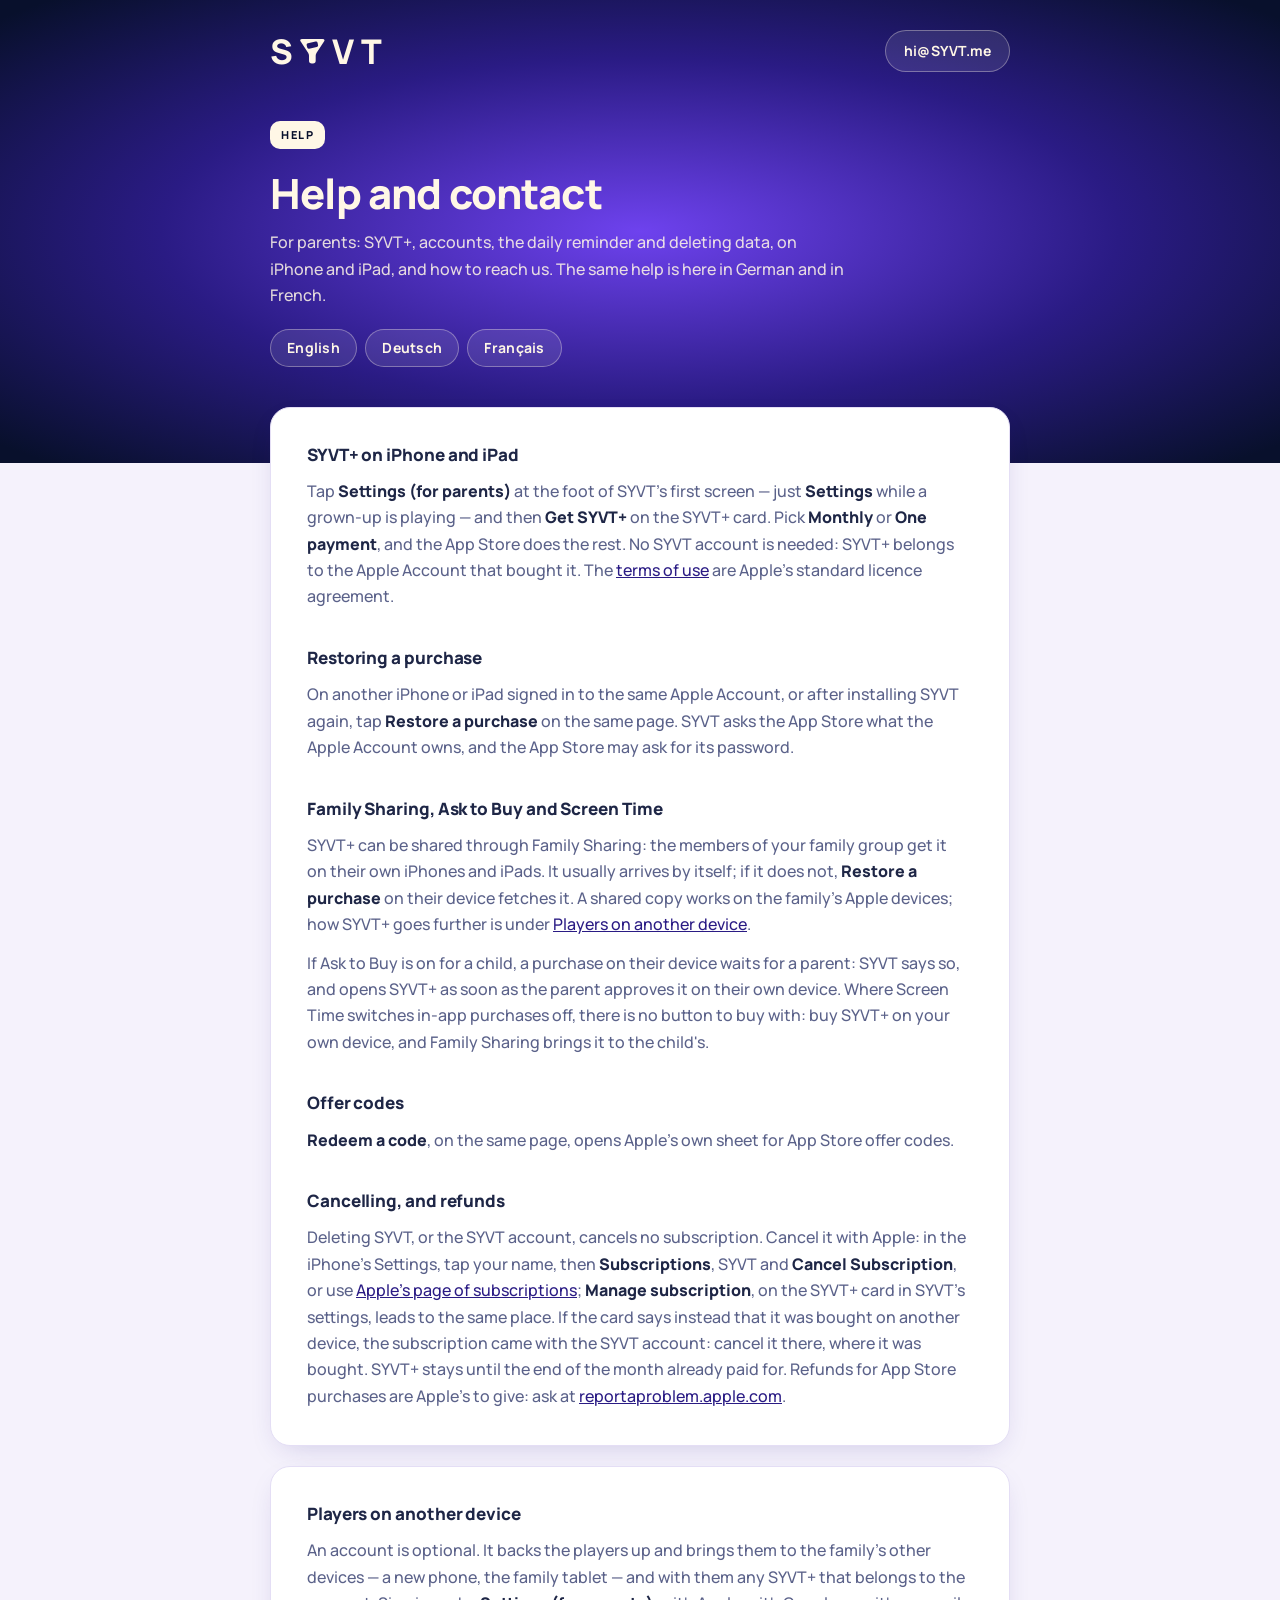
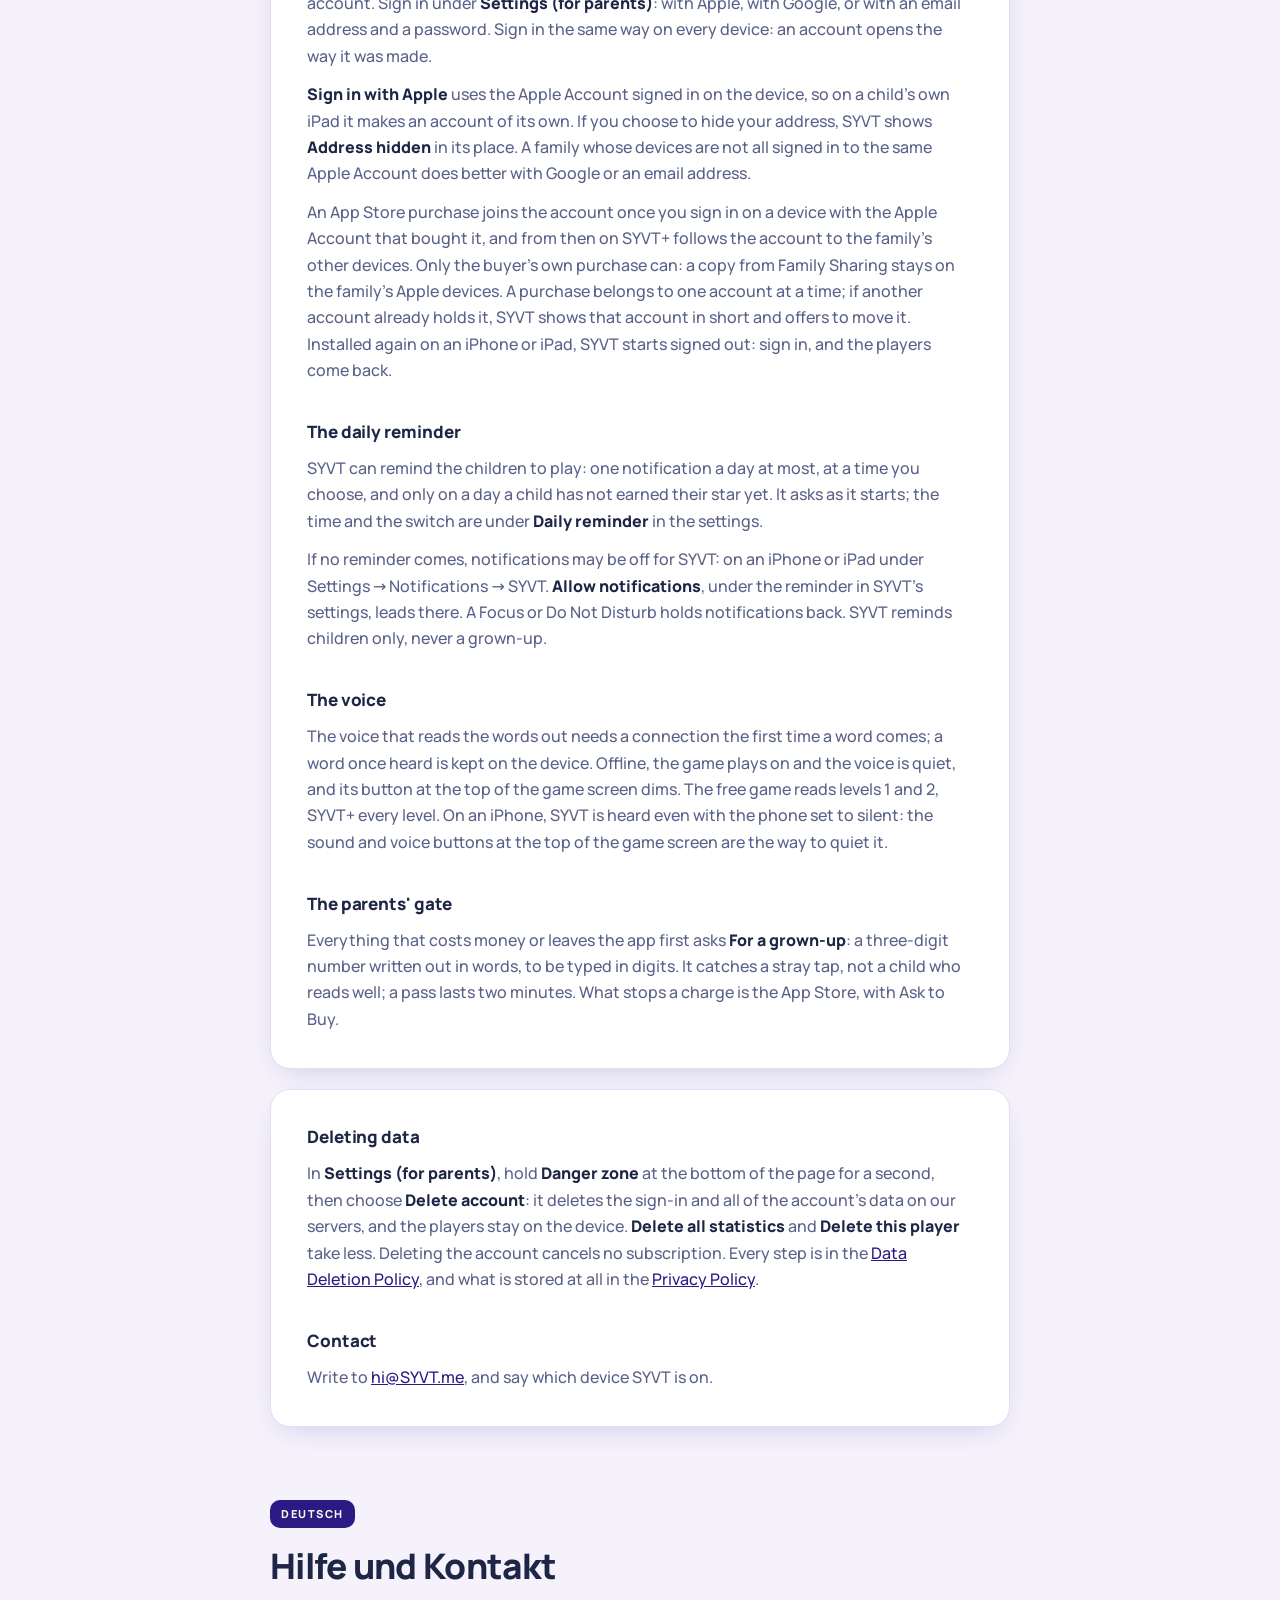
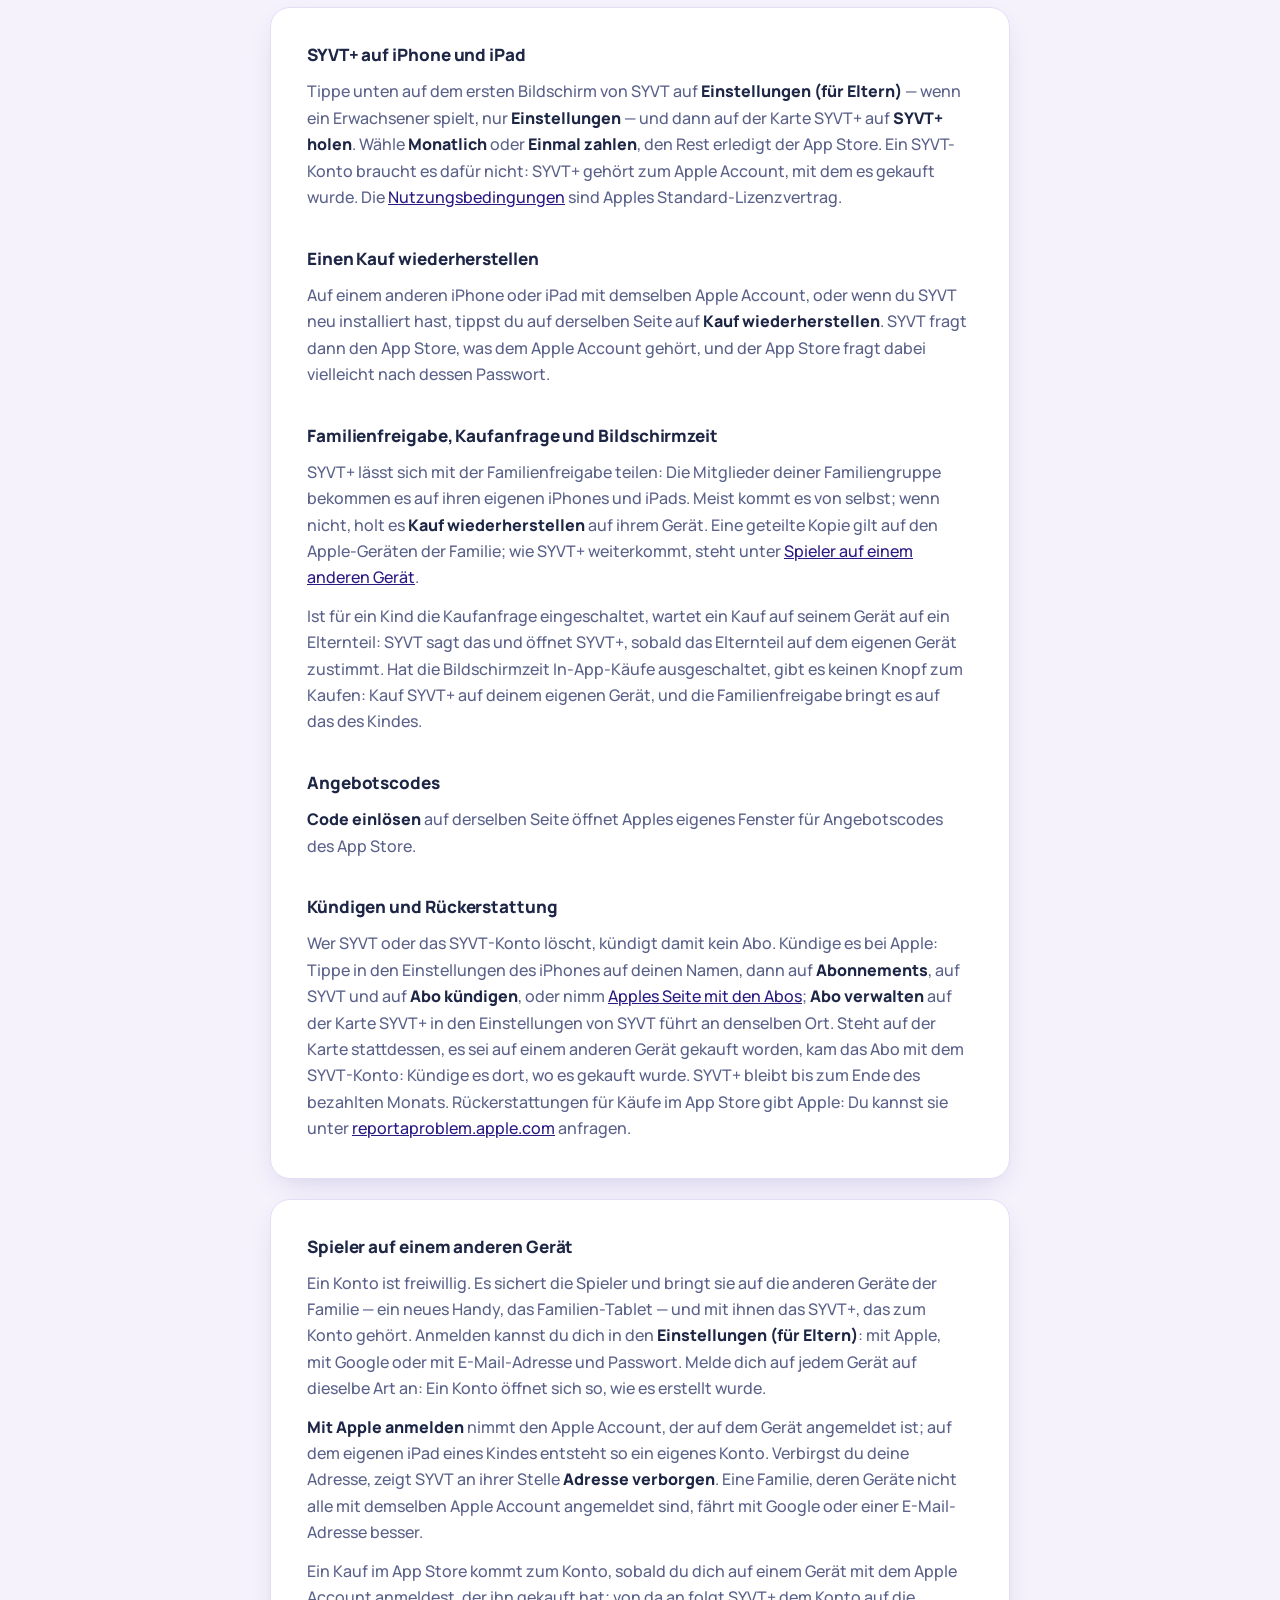
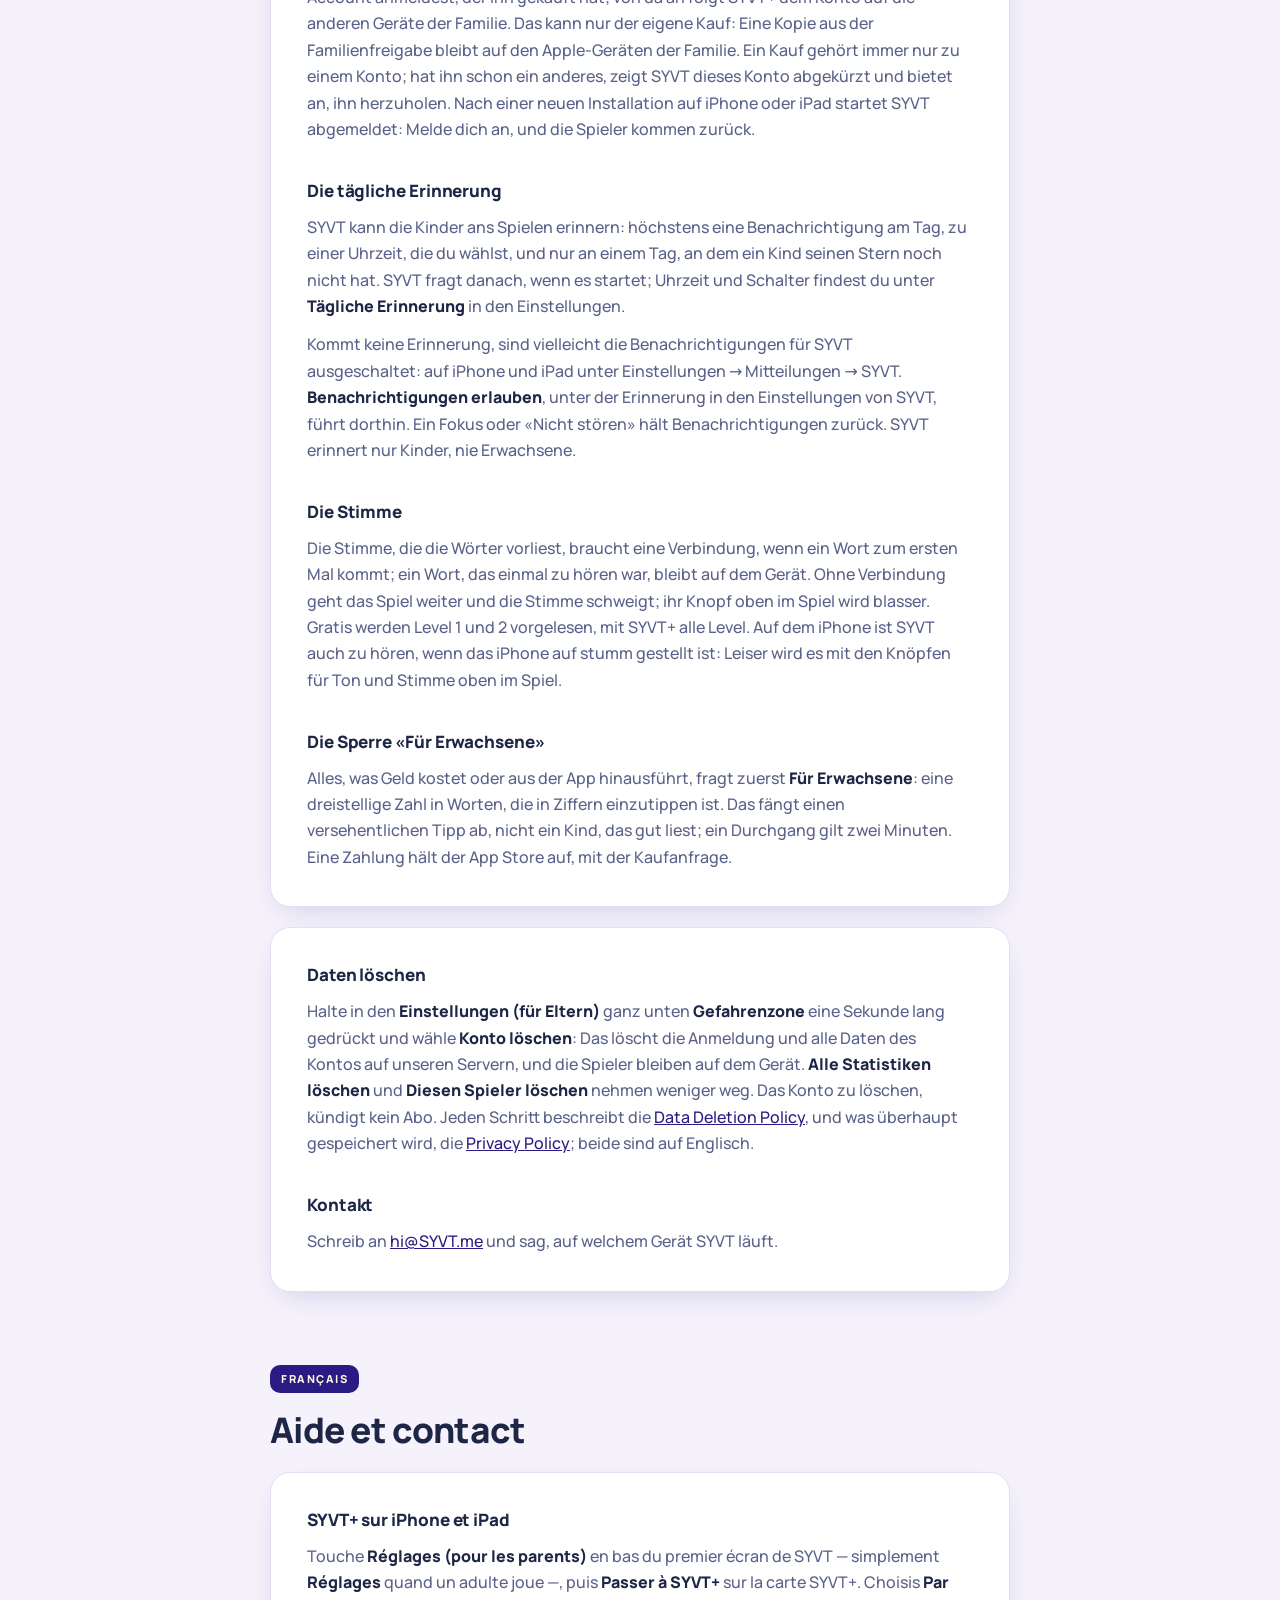
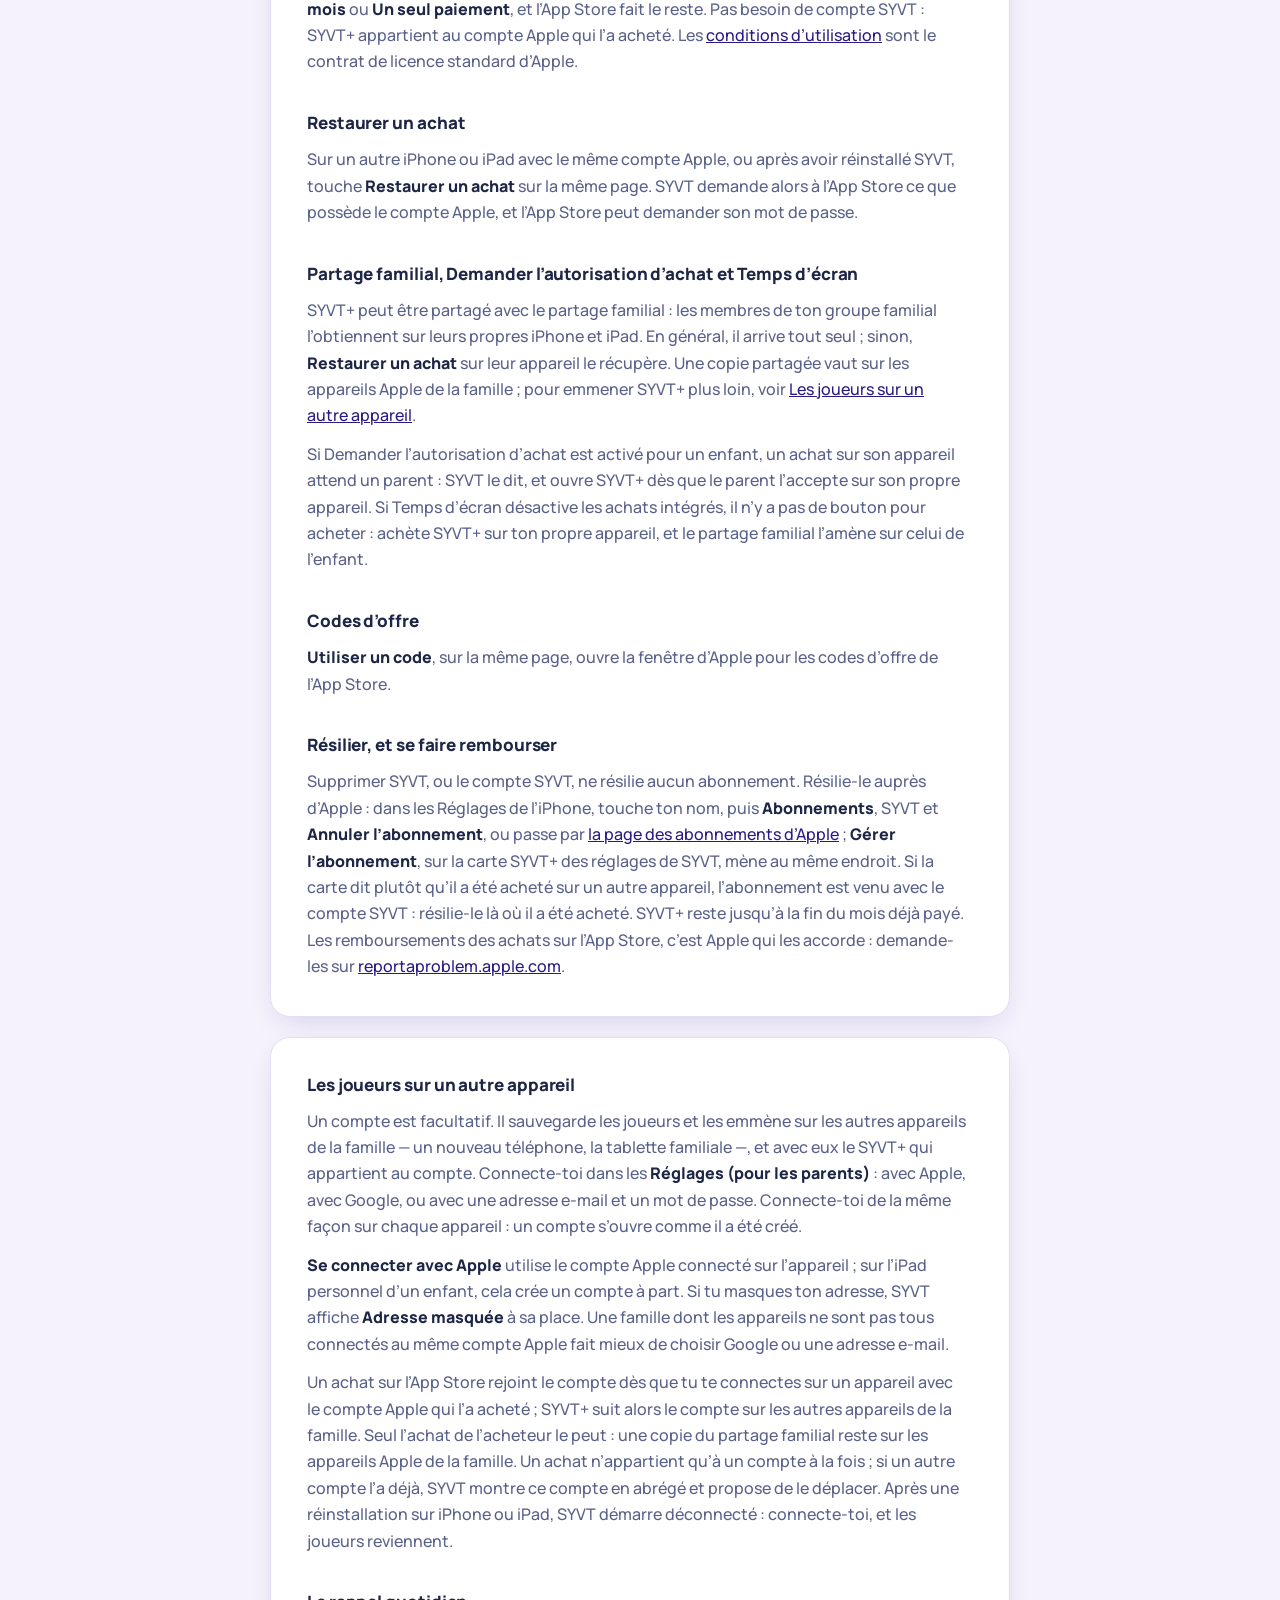
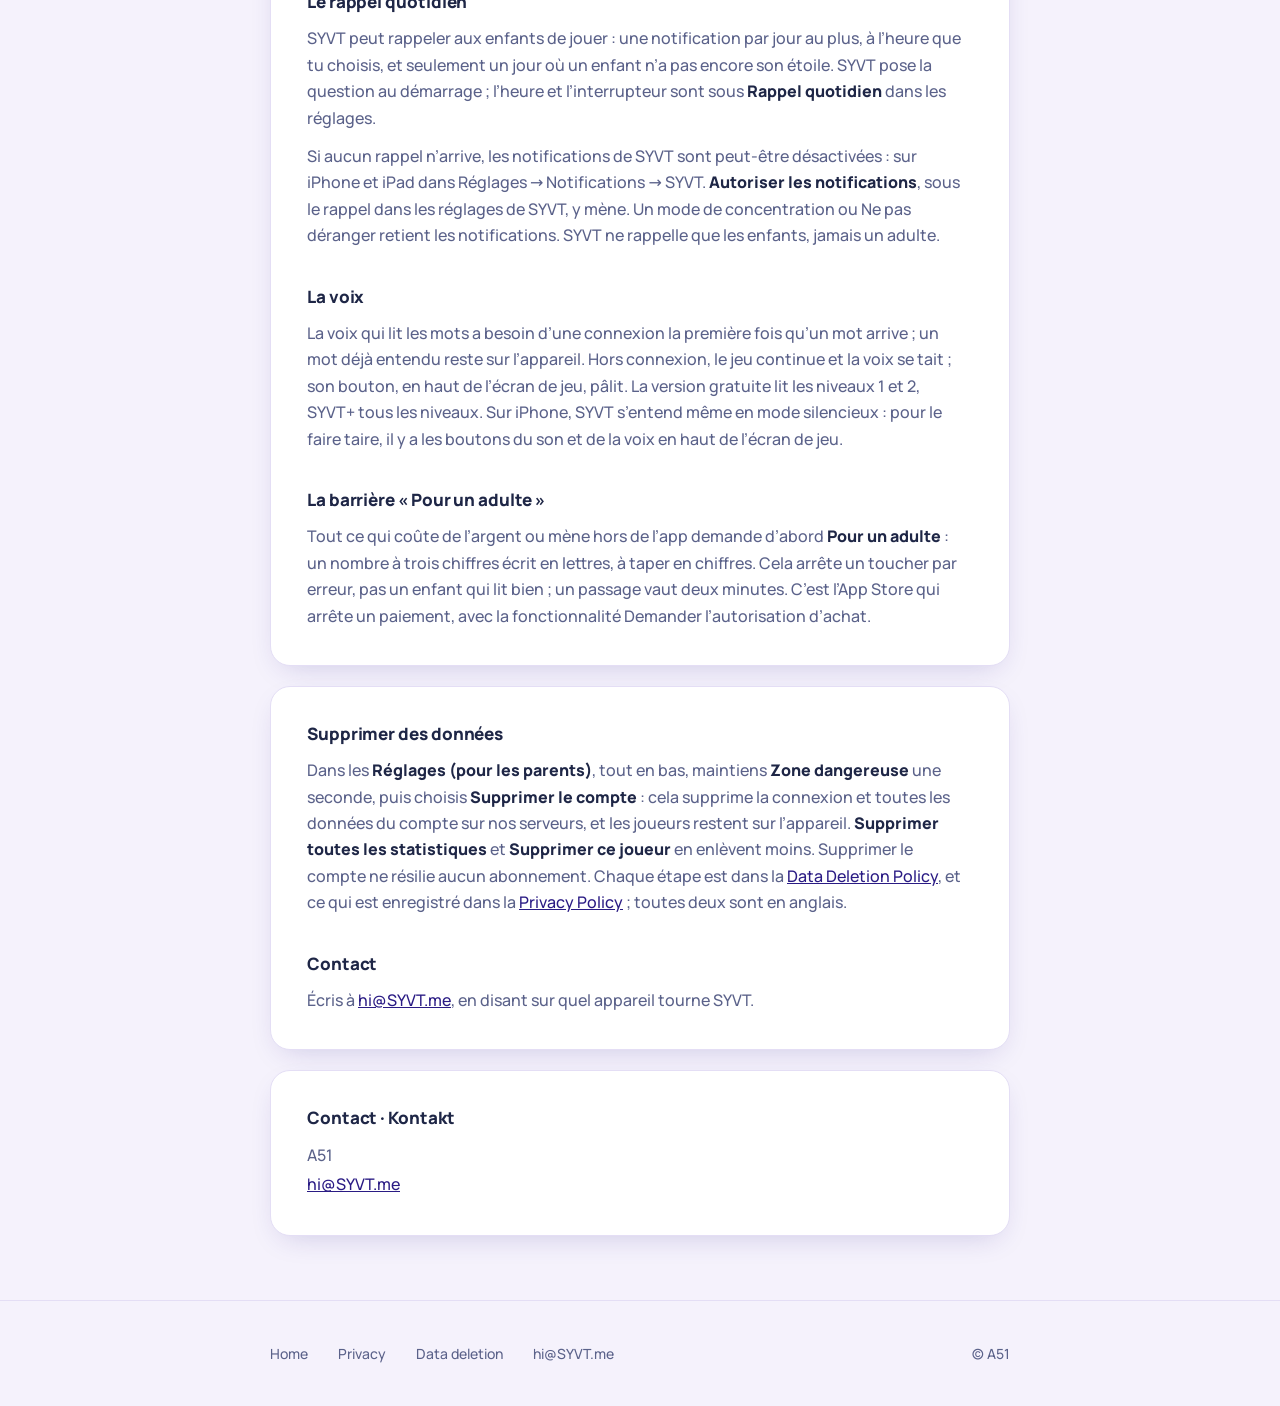
<file: support-ios.html>
<!DOCTYPE html>
<html lang="en">
<head>
  <meta charset="UTF-8" />
  <meta http-equiv="Content-Security-Policy" content="default-src 'none'; style-src 'self'; img-src 'self'; font-src 'self'; base-uri 'none'; form-action 'none'" />
  <meta name="referrer" content="no-referrer" />
  <meta name="viewport" content="width=device-width, initial-scale=1" />
  <title>Help &middot; SYVT</title>
  <meta name="description" content="Help for parents with SYVT and SYVT+ on iPhone and iPad, in English, German and French, and how to reach us." />
  <!-- The plate, which is what the top of this page paints and what the app
       icon a reader arrives from is drawn on. -->
  <meta name="theme-color" content="#2A1B84" />
  <!-- The tab icon is the mascot, rendered by make-icons.mjs from
       brand/favicon_drk.webp. The mark's own icons follow, kept but not
       linked: swap the two blocks to put the mark back. -->
  <link rel="icon" href="favicon.ico" sizes="16x16 32x32 48x48" />
  <link rel="icon" href="favicon-192.png" type="image/png" sizes="192x192" />
  <link rel="apple-touch-icon" href="favicon-180.png" />
  <!--
  <link rel="icon" href="icon.svg" type="image/svg+xml" />
  <link rel="icon" href="brand/syvt-app-mark-192.png" sizes="192x192" />
  <link rel="apple-touch-icon" href="apple-touch-icon.png" />
  -->
  <link rel="stylesheet" href="legal.css" />
</head>
<body>

<!-- The page the App Store's Support URL and the iPhone and iPad app's "Help
     and contact" link open (support-ios.html, with #de and #fr for German and
     French). support.html is the website's shared help page; this is its
     iPhone and iPad counterpart, and it names no other platform or store
     (App Review guideline 2.3.10). A change to support.html that holds on an
     iPhone or iPad is a change here too.

     Three languages on one URL, English first: the help is what a parent acts
     on, so it is in each of the game's languages, while the legal pages stay
     in English. German is spelled the Swiss way, as on the rest of the site.

     Nothing here tells a reader to buy anywhere but in the app (App Review
     guidelines 3.1.1 and 3.1.3). Every label in <strong> is the app's own
     word for it, in that language. -->

<div class="hero">

  <header class="wrap top">
    <a class="home" href="index.html" aria-label="SYVT &mdash; home">
      <span class="name"><span class="lead">S</span><svg class="y" viewBox="12 20 96 88" aria-hidden="true" focusable="false"><path fill="currentColor" fill-rule="evenodd" d="M18.66 29.98Q12.0 20.0,24.0 20.0L96.0 20.0Q108.0 20.0,101.34 29.98L75.33 69.01Q72.0 74.0,72.0 80.0L72.0 98.0Q72.0 108.0,62.0 108.0L58.0 108.0Q48.0 108.0,48.0 98.0L48.0 80.0Q48.0 74.0,44.67 69.01ZM39.61 42.25Q38.36 36.38,44.23 35.13L71.61 29.31Q77.48 28.06,78.73 33.93L80.39 41.75Q81.64 47.62,75.77 48.87L48.39 54.69Q42.52 55.94,41.27 50.07Z" /></svg><span class="tail">VT</span></span>
    </a>
    <a class="toplink" href="mailto:hi@SYVT.me">hi@SYVT.me</a>
  </header>

  <div class="wrap pagehead">
    <p class="kicker">Help</p>
    <h1>Help and contact</h1>
    <p class="intro">For parents: SYVT+, accounts, the daily reminder and
    deleting data, on iPhone and iPad, and how to reach us. The same help is
    here in German and in French.</p>
    <nav class="langs" aria-label="Language">
      <a href="#en" lang="en">English</a>
      <a href="#de" lang="de">Deutsch</a>
      <a href="#fr" lang="fr">Français</a>
    </nav>
  </div>

</div>

<main class="wrap">

  <!-- ============================================================ English -->
  <div id="en">

  <section class="card">
    <h2>SYVT+ on iPhone and iPad</h2>
    <p>Tap <strong>Settings (for parents)</strong> at the foot of SYVT's first
    screen &mdash; just <strong>Settings</strong> while a grown-up is playing
    &mdash; and then <strong>Get SYVT+</strong> on the SYVT+ card. Pick
    <strong>Monthly</strong> or <strong>One payment</strong>, and the App
    Store does the rest. No SYVT account is needed: SYVT+ belongs to the
    Apple Account that bought it. The
    <a href="https://www.apple.com/legal/internet-services/itunes/dev/stdeula/">terms
    of use</a> are Apple's standard licence agreement.</p>

    <h2>Restoring a purchase</h2>
    <p>On another iPhone or iPad signed in to the same Apple Account, or after
    installing SYVT again, tap <strong>Restore a purchase</strong> on the same
    page. SYVT asks the App Store what the Apple Account owns, and the App
    Store may ask for its password.</p>

    <h2>Family Sharing, Ask to Buy and Screen Time</h2>
    <p>SYVT+ can be shared through Family Sharing: the members of your family
    group get it on their own iPhones and iPads. It usually arrives by itself;
    if it does not, <strong>Restore a purchase</strong> on their device
    fetches it. A shared copy works on the family's Apple devices; how SYVT+
    goes further is under <a href="#en-devices">Players on another
    device</a>.</p>
    <p>If Ask to Buy is on for a child, a purchase on their device waits for a
    parent: SYVT says so, and opens SYVT+ as soon as the parent approves it on
    their own device. Where Screen Time switches in-app purchases off, there
    is no button to buy with: buy SYVT+ on your own device, and Family Sharing
    brings it to the child's.</p>

    <h2>Offer codes</h2>
    <p><strong>Redeem a code</strong>, on the same page, opens Apple's own
    sheet for App Store offer codes.</p>

    <h2>Cancelling, and refunds</h2>
    <p>Deleting SYVT, or the SYVT account, cancels no subscription. Cancel it
    with Apple: in the iPhone's Settings, tap your name, then
    <strong>Subscriptions</strong>, SYVT and <strong>Cancel
    Subscription</strong>, or use
    <a href="https://apps.apple.com/account/subscriptions">Apple's page of
    subscriptions</a>; <strong>Manage subscription</strong>, on the SYVT+ card
    in SYVT's settings, leads to the same place. If the card says instead that
    it was bought on another device, the subscription came with the SYVT
    account: cancel it there, where it was bought. SYVT+ stays until the end
    of the month already paid for. Refunds for App Store purchases are Apple's
    to give: ask at
    <a href="https://reportaproblem.apple.com/">reportaproblem.apple.com</a>.</p>
  </section>

  <section class="card">
    <h2 id="en-devices">Players on another device</h2>
    <p>An account is optional. It backs the players up and brings them to the
    family's other devices &mdash; a new phone, the family tablet &mdash; and
    with them any SYVT+ that belongs to the account. Sign in under
    <strong>Settings (for parents)</strong>: with Apple, with Google, or with
    an email address and a password. Sign in the same way on every device: an
    account opens the way it was made.</p>
    <p><strong>Sign in with Apple</strong> uses the Apple Account signed in on
    the device, so on a child's own iPad it makes an account of its own. If
    you choose to hide your address, SYVT shows <strong>Address
    hidden</strong> in its place. A family whose devices are not all signed in
    to the same Apple Account does better with Google or an email address.</p>
    <p>An App Store purchase joins the account once you sign in on a device
    with the Apple Account that bought it, and from then on SYVT+ follows the
    account to the family's other devices. Only the buyer's own purchase can:
    a copy from Family Sharing stays on the family's Apple devices. A purchase
    belongs to one account at a time; if another account already holds it,
    SYVT shows that account in short and offers to move it. Installed again
    on an iPhone or iPad, SYVT starts signed out: sign in, and the players
    come back.</p>

    <h2>The daily reminder</h2>
    <p>SYVT can remind the children to play: one notification a day at most,
    at a time you choose, and only on a day a child has not earned their star
    yet. It asks as it starts; the time and the switch are under
    <strong>Daily reminder</strong> in the settings.</p>
    <p>If no reminder comes, notifications may be off for SYVT: on an iPhone
    or iPad under Settings &rarr; Notifications &rarr; SYVT.
    <strong>Allow notifications</strong>, under the reminder in SYVT's
    settings, leads there. A Focus or Do Not Disturb holds notifications
    back. SYVT reminds children only, never a grown-up.</p>

    <h2>The voice</h2>
    <p>The voice that reads the words out needs a connection the first time a
    word comes; a word once heard is kept on the device. Offline, the game
    plays on and the voice is quiet, and its button at the top of the game
    screen dims. The free game reads levels 1 and 2, SYVT+ every level. On an
    iPhone, SYVT is heard even with the phone set to silent: the sound and
    voice buttons at the top of the game screen are the way to quiet it.</p>

    <h2>The parents' gate</h2>
    <p>Everything that costs money or leaves the app first asks
    <strong>For a grown-up</strong>: a three-digit number written out in
    words, to be typed in digits. It catches a stray tap, not a child who
    reads well; a pass lasts two minutes. What stops a charge is the App
    Store, with Ask to Buy.</p>
  </section>

  <section class="card">
    <h2>Deleting data</h2>
    <p>In <strong>Settings (for parents)</strong>, hold <strong>Danger
    zone</strong> at the bottom of the page for a second, then choose
    <strong>Delete account</strong>: it deletes the sign-in and all of the
    account's data on our servers, and the players stay on the device.
    <strong>Delete all statistics</strong> and <strong>Delete this
    player</strong> take less. Deleting the account cancels no subscription.
    Every step is in the <a href="data_deletion.html">Data Deletion
    Policy</a>, and what is stored at all in the
    <a href="privacy.html">Privacy Policy</a>.</p>

    <h2>Contact</h2>
    <p>Write to <a href="mailto:hi@SYVT.me">hi@SYVT.me</a>, and say which
    device SYVT is on.</p>
  </section>

  </div>

  <!-- ============================================================ Deutsch -->
  <section id="de" lang="de">

  <header class="part">
    <p class="kicker">Deutsch</p>
    <h2>Hilfe und Kontakt</h2>
  </header>

  <section class="card">
    <h3>SYVT+ auf iPhone und iPad</h3>
    <p>Tippe unten auf dem ersten Bildschirm von SYVT auf
    <strong>Einstellungen (für Eltern)</strong> &mdash; wenn ein Erwachsener
    spielt, nur <strong>Einstellungen</strong> &mdash; und dann auf der Karte
    SYVT+ auf <strong>SYVT+ holen</strong>. Wähle <strong>Monatlich</strong>
    oder <strong>Einmal zahlen</strong>, den Rest erledigt der App Store. Ein
    SYVT-Konto braucht es dafür nicht: SYVT+ gehört zum Apple Account, mit dem
    es gekauft wurde. Die
    <a href="https://www.apple.com/legal/internet-services/itunes/dev/stdeula/">Nutzungsbedingungen</a>
    sind Apples Standard-Lizenzvertrag.</p>

    <h3>Einen Kauf wiederherstellen</h3>
    <p>Auf einem anderen iPhone oder iPad mit demselben Apple Account, oder
    wenn du SYVT neu installiert hast, tippst du auf derselben Seite auf
    <strong>Kauf wiederherstellen</strong>. SYVT fragt dann den App Store, was
    dem Apple Account gehört, und der App Store fragt dabei vielleicht nach
    dessen Passwort.</p>

    <h3>Familienfreigabe, Kaufanfrage und Bildschirmzeit</h3>
    <p>SYVT+ lässt sich mit der Familienfreigabe teilen: Die Mitglieder deiner
    Familiengruppe bekommen es auf ihren eigenen iPhones und iPads. Meist
    kommt es von selbst; wenn nicht, holt es <strong>Kauf
    wiederherstellen</strong> auf ihrem Gerät. Eine geteilte Kopie gilt auf
    den Apple-Geräten der Familie; wie SYVT+ weiterkommt, steht unter
    <a href="#de-geraete">Spieler auf einem anderen Gerät</a>.</p>
    <p>Ist für ein Kind die Kaufanfrage eingeschaltet, wartet ein Kauf auf
    seinem Gerät auf ein Elternteil: SYVT sagt das und öffnet SYVT+, sobald
    das Elternteil auf dem eigenen Gerät zustimmt. Hat die Bildschirmzeit
    In-App-Käufe ausgeschaltet, gibt es keinen Knopf zum Kaufen: Kauf SYVT+
    auf deinem eigenen Gerät, und die Familienfreigabe bringt es auf das des
    Kindes.</p>

    <h3>Angebotscodes</h3>
    <p><strong>Code einlösen</strong> auf derselben Seite öffnet Apples
    eigenes Fenster für Angebotscodes des App Store.</p>

    <h3>Kündigen und Rückerstattung</h3>
    <p>Wer SYVT oder das SYVT-Konto löscht, kündigt damit kein Abo. Kündige es
    bei Apple: Tippe in den Einstellungen des iPhones auf deinen Namen, dann
    auf <strong>Abonnements</strong>, auf SYVT und auf <strong>Abo
    kündigen</strong>, oder nimm
    <a href="https://apps.apple.com/account/subscriptions">Apples Seite mit
    den Abos</a>; <strong>Abo verwalten</strong> auf der Karte SYVT+ in den
    Einstellungen von SYVT führt an denselben Ort. Steht auf der Karte
    stattdessen, es sei auf einem anderen Gerät gekauft worden, kam das Abo
    mit dem SYVT-Konto: Kündige es dort, wo es gekauft wurde. SYVT+ bleibt bis
    zum Ende des bezahlten Monats. Rückerstattungen für Käufe im App Store
    gibt Apple: Du kannst sie unter
    <a href="https://reportaproblem.apple.com/">reportaproblem.apple.com</a>
    anfragen.</p>
  </section>

  <section class="card">
    <h3 id="de-geraete">Spieler auf einem anderen Gerät</h3>
    <p>Ein Konto ist freiwillig. Es sichert die Spieler und bringt sie auf die
    anderen Geräte der Familie &mdash; ein neues Handy, das Familien-Tablet
    &mdash; und mit ihnen das SYVT+, das zum Konto gehört. Anmelden kannst du
    dich in den <strong>Einstellungen (für Eltern)</strong>: mit Apple, mit
    Google oder mit E-Mail-Adresse und Passwort. Melde dich auf jedem Gerät
    auf dieselbe Art an: Ein Konto öffnet sich so, wie es erstellt wurde.</p>
    <p><strong>Mit Apple anmelden</strong> nimmt den Apple Account, der auf
    dem Gerät angemeldet ist; auf dem eigenen iPad eines Kindes entsteht so
    ein eigenes Konto. Verbirgst du deine Adresse, zeigt SYVT an ihrer Stelle
    <strong>Adresse verborgen</strong>. Eine Familie, deren Geräte nicht alle
    mit demselben Apple Account angemeldet sind, fährt mit Google oder einer
    E-Mail-Adresse besser.</p>
    <p>Ein Kauf im App Store kommt zum Konto, sobald du dich auf einem Gerät
    mit dem Apple Account anmeldest, der ihn gekauft hat; von da an folgt
    SYVT+ dem Konto auf die anderen Geräte der Familie. Das kann nur der
    eigene Kauf: Eine Kopie aus der Familienfreigabe bleibt auf den
    Apple-Geräten der Familie. Ein Kauf gehört immer nur zu einem Konto; hat
    ihn schon ein anderes, zeigt SYVT dieses Konto abgekürzt und bietet an,
    ihn herzuholen. Nach einer neuen Installation auf iPhone oder iPad startet
    SYVT abgemeldet: Melde dich an, und die Spieler kommen zurück.</p>

    <h3>Die tägliche Erinnerung</h3>
    <p>SYVT kann die Kinder ans Spielen erinnern: höchstens eine
    Benachrichtigung am Tag, zu einer Uhrzeit, die du wählst, und nur an einem
    Tag, an dem ein Kind seinen Stern noch nicht hat. SYVT fragt danach, wenn
    es startet; Uhrzeit und Schalter findest du unter <strong>Tägliche
    Erinnerung</strong> in den Einstellungen.</p>
    <p>Kommt keine Erinnerung, sind vielleicht die Benachrichtigungen für SYVT
    ausgeschaltet: auf iPhone und iPad unter Einstellungen &rarr; Mitteilungen
    &rarr; SYVT. <strong>Benachrichtigungen erlauben</strong>, unter der
    Erinnerung in den Einstellungen von SYVT, führt dorthin. Ein Fokus oder
    «Nicht stören» hält Benachrichtigungen zurück. SYVT erinnert nur Kinder,
    nie Erwachsene.</p>

    <h3>Die Stimme</h3>
    <p>Die Stimme, die die Wörter vorliest, braucht eine Verbindung, wenn ein
    Wort zum ersten Mal kommt; ein Wort, das einmal zu hören war, bleibt auf
    dem Gerät. Ohne Verbindung geht das Spiel weiter und die Stimme schweigt;
    ihr Knopf oben im Spiel wird blasser. Gratis werden Level 1 und 2
    vorgelesen, mit SYVT+ alle Level. Auf dem iPhone ist SYVT auch zu hören,
    wenn das iPhone auf stumm gestellt ist: Leiser wird es mit den Knöpfen für
    Ton und Stimme oben im Spiel.</p>

    <h3>Die Sperre «Für Erwachsene»</h3>
    <p>Alles, was Geld kostet oder aus der App hinausführt, fragt zuerst
    <strong>Für Erwachsene</strong>: eine dreistellige Zahl in Worten, die in
    Ziffern einzutippen ist. Das fängt einen versehentlichen Tipp ab, nicht
    ein Kind, das gut liest; ein Durchgang gilt zwei Minuten. Eine Zahlung
    hält der App Store auf, mit der Kaufanfrage.</p>
  </section>

  <section class="card">
    <h3>Daten löschen</h3>
    <p>Halte in den <strong>Einstellungen (für Eltern)</strong> ganz unten
    <strong>Gefahrenzone</strong> eine Sekunde lang gedrückt und wähle
    <strong>Konto löschen</strong>: Das löscht die Anmeldung und alle Daten
    des Kontos auf unseren Servern, und die Spieler bleiben auf dem Gerät.
    <strong>Alle Statistiken löschen</strong> und <strong>Diesen Spieler
    löschen</strong> nehmen weniger weg. Das Konto zu löschen, kündigt kein
    Abo. Jeden Schritt beschreibt die <a href="data_deletion.html">Data
    Deletion Policy</a>, und was überhaupt gespeichert wird, die
    <a href="privacy.html">Privacy Policy</a>; beide sind auf Englisch.</p>

    <h3>Kontakt</h3>
    <p>Schreib an <a href="mailto:hi@SYVT.me">hi@SYVT.me</a> und sag, auf
    welchem Gerät SYVT läuft.</p>
  </section>

  </section>

  <!-- =========================================================== Français -->
  <section id="fr" lang="fr">

  <header class="part">
    <p class="kicker">Français</p>
    <h2>Aide et contact</h2>
  </header>

  <section class="card">
    <h3>SYVT+ sur iPhone et iPad</h3>
    <p>Touche <strong>Réglages (pour les parents)</strong> en bas du premier
    écran de SYVT &mdash; simplement <strong>Réglages</strong> quand un adulte
    joue &mdash;, puis <strong>Passer à SYVT+</strong> sur la carte SYVT+.
    Choisis <strong>Par mois</strong> ou <strong>Un seul paiement</strong>, et
    l’App Store fait le reste. Pas besoin de compte SYVT&nbsp;: SYVT+
    appartient au compte Apple qui l’a acheté. Les
    <a href="https://www.apple.com/legal/internet-services/itunes/dev/stdeula/">conditions
    d’utilisation</a> sont le contrat de licence standard d’Apple.</p>

    <h3>Restaurer un achat</h3>
    <p>Sur un autre iPhone ou iPad avec le même compte Apple, ou après avoir
    réinstallé SYVT, touche <strong>Restaurer un achat</strong> sur la même
    page. SYVT demande alors à l’App Store ce que possède le compte Apple, et
    l’App Store peut demander son mot de passe.</p>

    <h3>Partage familial, Demander l’autorisation d’achat et Temps
    d’écran</h3>
    <p>SYVT+ peut être partagé avec le partage familial&nbsp;: les membres de
    ton groupe familial l’obtiennent sur leurs propres iPhone et iPad. En
    général, il arrive tout seul&nbsp;; sinon, <strong>Restaurer un
    achat</strong> sur leur appareil le récupère. Une copie partagée vaut sur
    les appareils Apple de la famille&nbsp;; pour emmener SYVT+ plus loin,
    voir <a href="#fr-appareils">Les joueurs sur un autre appareil</a>.</p>
    <p>Si Demander l’autorisation d’achat est activé pour un enfant, un achat
    sur son appareil attend un parent&nbsp;: SYVT le dit, et ouvre SYVT+ dès
    que le parent l’accepte sur son propre appareil. Si Temps d’écran
    désactive les achats intégrés, il n’y a pas de bouton pour acheter&nbsp;:
    achète SYVT+ sur ton propre appareil, et le partage familial l’amène sur
    celui de l’enfant.</p>

    <h3>Codes d’offre</h3>
    <p><strong>Utiliser un code</strong>, sur la même page, ouvre la fenêtre
    d’Apple pour les codes d’offre de l’App Store.</p>

    <h3>Résilier, et se faire rembourser</h3>
    <p>Supprimer SYVT, ou le compte SYVT, ne résilie aucun abonnement.
    Résilie-le auprès d’Apple&nbsp;: dans les Réglages de l’iPhone, touche ton
    nom, puis <strong>Abonnements</strong>, SYVT et <strong>Annuler
    l’abonnement</strong>, ou passe par
    <a href="https://apps.apple.com/account/subscriptions">la page des
    abonnements d’Apple</a>&nbsp;; <strong>Gérer l’abonnement</strong>, sur la
    carte SYVT+ des réglages de SYVT, mène au même endroit. Si la carte dit
    plutôt qu’il a été acheté sur un autre appareil, l’abonnement est venu
    avec le compte SYVT&nbsp;: résilie-le là où il a été acheté. SYVT+ reste
    jusqu’à la fin du mois déjà payé. Les remboursements des achats sur
    l’App Store, c’est Apple qui les accorde&nbsp;: demande-les sur
    <a href="https://reportaproblem.apple.com/">reportaproblem.apple.com</a>.</p>
  </section>

  <section class="card">
    <h3 id="fr-appareils">Les joueurs sur un autre appareil</h3>
    <p>Un compte est facultatif. Il sauvegarde les joueurs et les emmène sur
    les autres appareils de la famille &mdash; un nouveau téléphone, la
    tablette familiale &mdash;, et avec eux le SYVT+ qui appartient au compte.
    Connecte-toi dans les <strong>Réglages (pour les parents)</strong>&nbsp;:
    avec Apple, avec Google, ou avec une adresse e-mail et un mot de passe.
    Connecte-toi de la même façon sur chaque appareil&nbsp;: un compte
    s’ouvre comme il a été créé.</p>
    <p><strong>Se connecter avec Apple</strong> utilise le compte Apple
    connecté sur l’appareil&nbsp;; sur l’iPad personnel d’un enfant, cela crée
    un compte à part. Si tu masques ton adresse, SYVT affiche <strong>Adresse
    masquée</strong> à sa place. Une famille dont les appareils ne sont pas
    tous connectés au même compte Apple fait mieux de choisir Google ou une
    adresse e-mail.</p>
    <p>Un achat sur l’App Store rejoint le compte dès que tu te connectes sur
    un appareil avec le compte Apple qui l’a acheté&nbsp;; SYVT+ suit alors le
    compte sur les autres appareils de la famille. Seul l’achat de l’acheteur
    le peut&nbsp;: une copie du partage familial reste sur les appareils Apple
    de la famille. Un achat n’appartient qu’à un compte à la fois&nbsp;; si un
    autre compte l’a déjà, SYVT montre ce compte en abrégé et propose de le
    déplacer. Après une réinstallation sur iPhone ou iPad, SYVT démarre
    déconnecté&nbsp;: connecte-toi, et les joueurs reviennent.</p>

    <h3>Le rappel quotidien</h3>
    <p>SYVT peut rappeler aux enfants de jouer&nbsp;: une notification par jour
    au plus, à l’heure que tu choisis, et seulement un jour où un enfant n’a
    pas encore son étoile. SYVT pose la question au démarrage&nbsp;; l’heure et
    l’interrupteur sont sous <strong>Rappel quotidien</strong> dans les
    réglages.</p>
    <p>Si aucun rappel n’arrive, les notifications de SYVT sont peut-être
    désactivées&nbsp;: sur iPhone et iPad dans Réglages &rarr; Notifications
    &rarr; SYVT. <strong>Autoriser les notifications</strong>, sous le rappel
    dans les réglages de SYVT, y mène. Un mode de concentration ou Ne pas
    déranger retient les notifications. SYVT ne rappelle que les enfants,
    jamais un adulte.</p>

    <h3>La voix</h3>
    <p>La voix qui lit les mots a besoin d’une connexion la première fois
    qu’un mot arrive&nbsp;; un mot déjà entendu reste sur l’appareil. Hors
    connexion, le jeu continue et la voix se tait&nbsp;; son bouton, en haut de
    l’écran de jeu, pâlit. La version gratuite lit les niveaux 1 et 2, SYVT+
    tous les niveaux. Sur iPhone, SYVT s’entend même en mode
    silencieux&nbsp;: pour le faire taire, il y a les boutons du son et de la
    voix en haut de l’écran de jeu.</p>

    <h3>La barrière «&nbsp;Pour un adulte&nbsp;»</h3>
    <p>Tout ce qui coûte de l’argent ou mène hors de l’app demande
    d’abord <strong>Pour un adulte</strong>&nbsp;: un nombre à trois chiffres
    écrit en lettres, à taper en chiffres. Cela arrête un toucher par erreur,
    pas un enfant qui lit bien&nbsp;; un passage vaut deux minutes. C’est
    l’App Store qui arrête un paiement, avec la fonctionnalité Demander
    l’autorisation d’achat.</p>
  </section>

  <section class="card">
    <h3>Supprimer des données</h3>
    <p>Dans les <strong>Réglages (pour les parents)</strong>, tout en bas,
    maintiens <strong>Zone dangereuse</strong> une seconde, puis choisis
    <strong>Supprimer le compte</strong>&nbsp;: cela supprime la connexion et
    toutes les données du compte sur nos serveurs, et les joueurs restent sur
    l’appareil. <strong>Supprimer toutes les statistiques</strong> et
    <strong>Supprimer ce joueur</strong> en enlèvent moins. Supprimer le
    compte ne résilie aucun abonnement. Chaque étape est dans la
    <a href="data_deletion.html">Data Deletion Policy</a>, et ce qui est
    enregistré dans la <a href="privacy.html">Privacy Policy</a>&nbsp;; toutes
    deux sont en anglais.</p>

    <h3>Contact</h3>
    <p>Écris à <a href="mailto:hi@SYVT.me">hi@SYVT.me</a>, en disant sur quel
    appareil tourne SYVT.</p>
  </section>

  </section>

  <!-- ===================================================== who makes SYVT -->
  <!-- One block for the three languages: a name and an address read the same
       in each, and "Contact" is the English and the French word for it. No
       person's name and no postal address, by the owner's decision. -->
  <section class="card" id="contact">
    <h2>Contact &middot; Kontakt</h2>
    <address>
      A51<br />
      <a href="mailto:hi@SYVT.me">hi@SYVT.me</a>
    </address>
  </section>

</main>

<footer>
  <div class="wrap frow">
    <a href="index.html">Home</a>
    <a href="privacy.html">Privacy</a>
    <a href="data_deletion.html">Data deletion</a>
    <a href="mailto:hi@SYVT.me">hi@SYVT.me</a>
    <span class="copy">&copy; <a href="https://a51.io">A51</a></span>
  </div>
</footer>

</body>
</html>
</file>
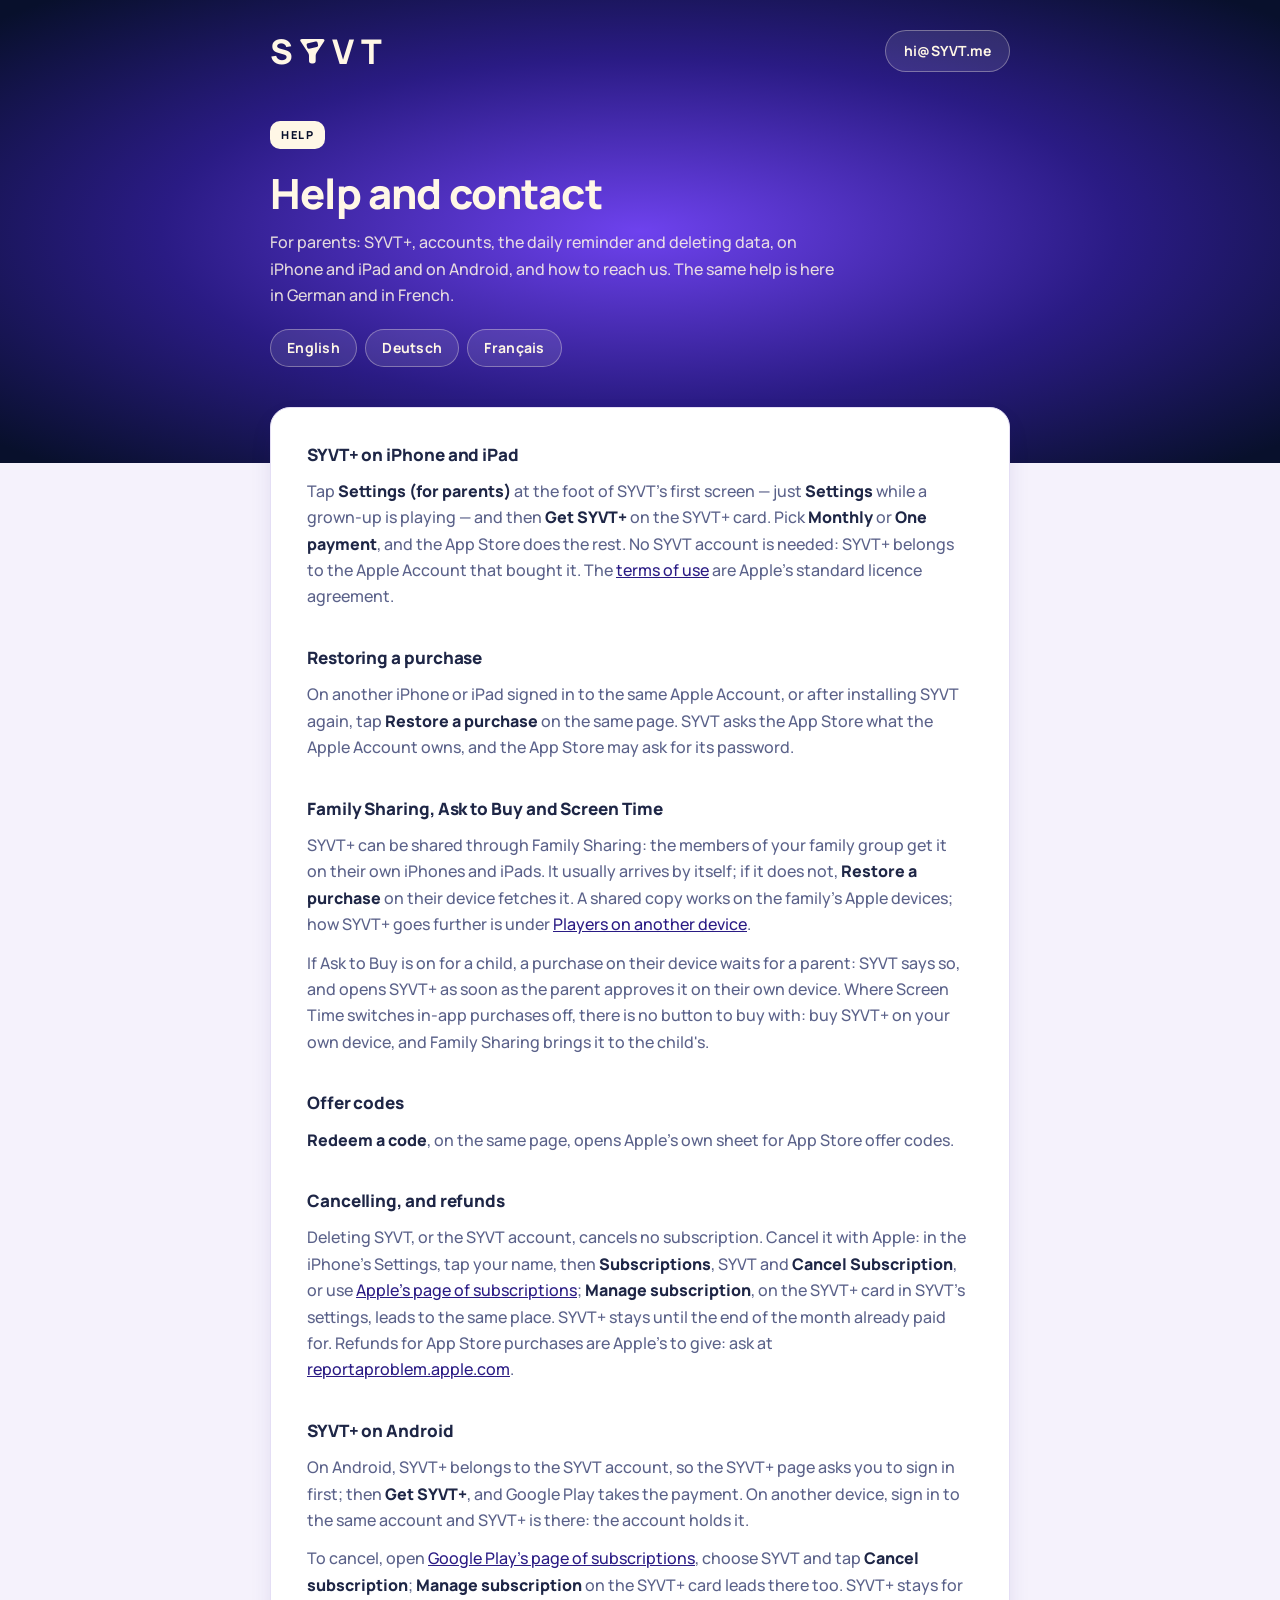
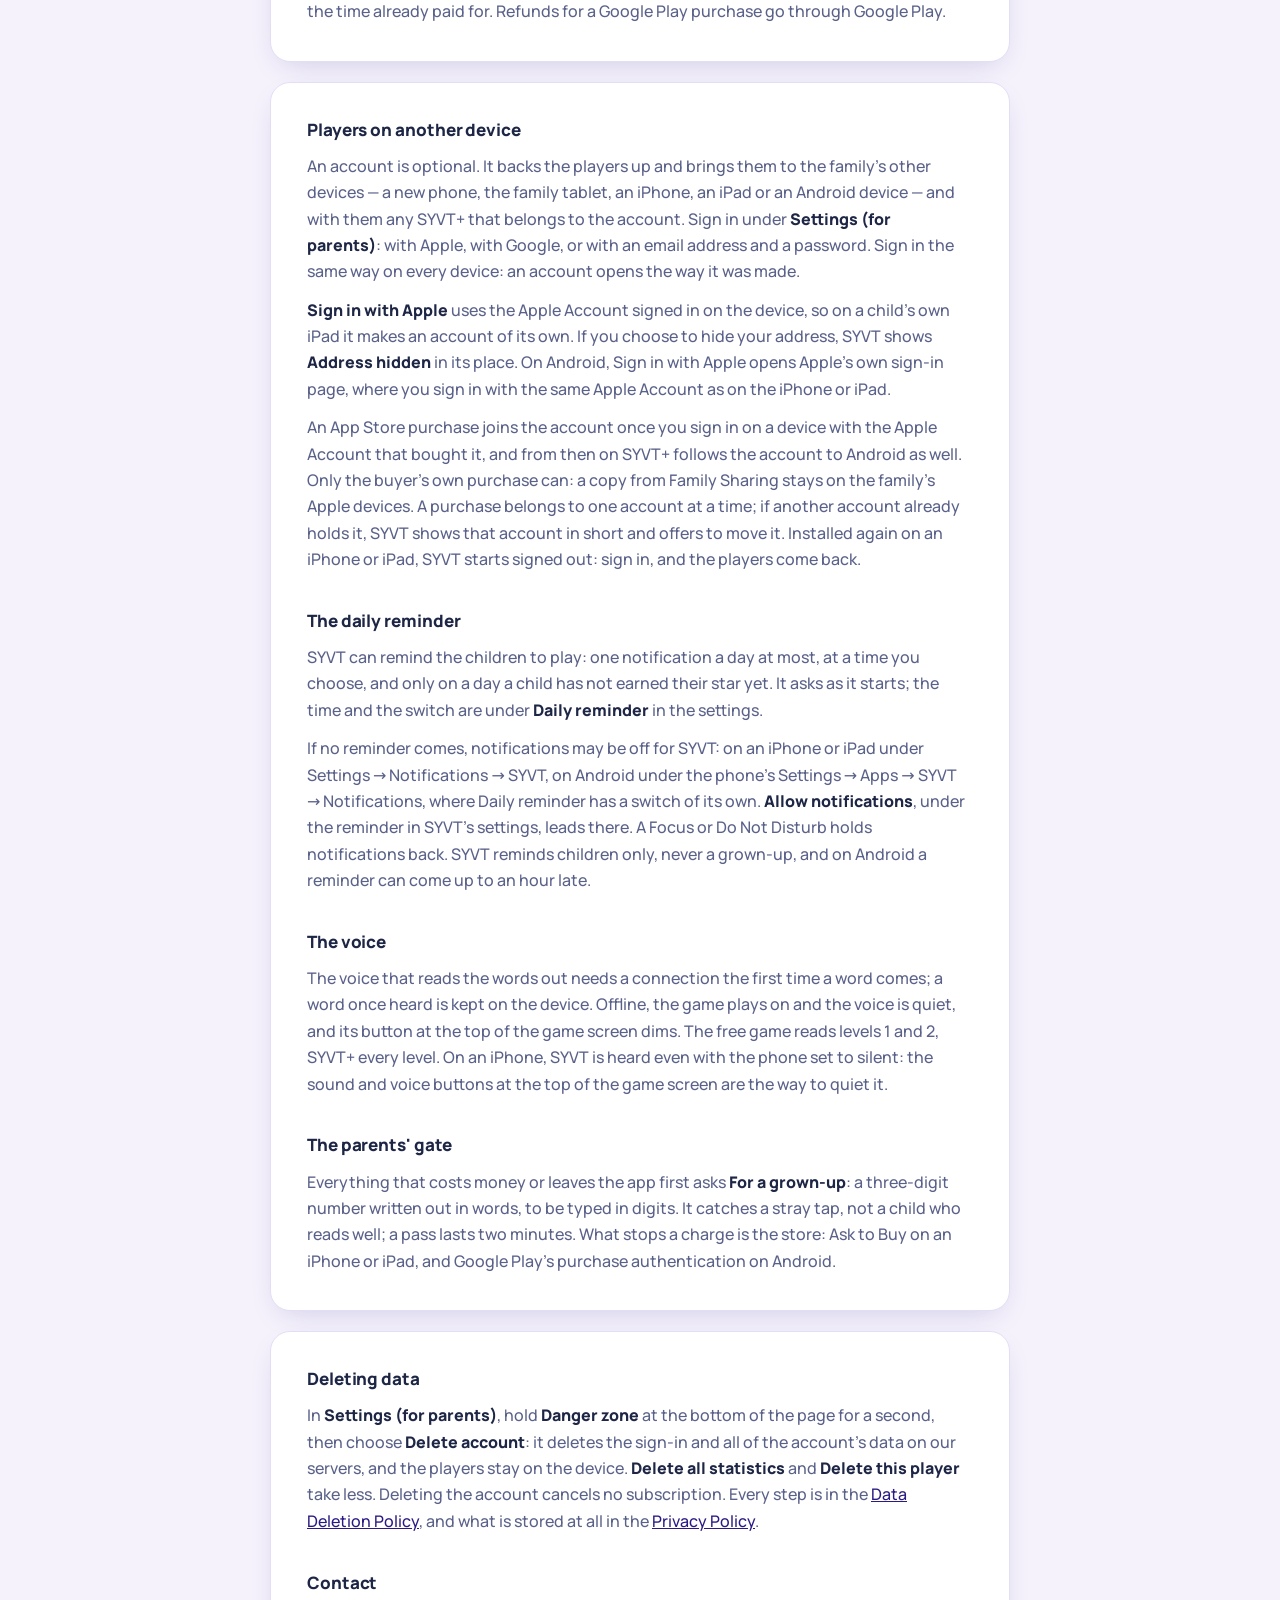
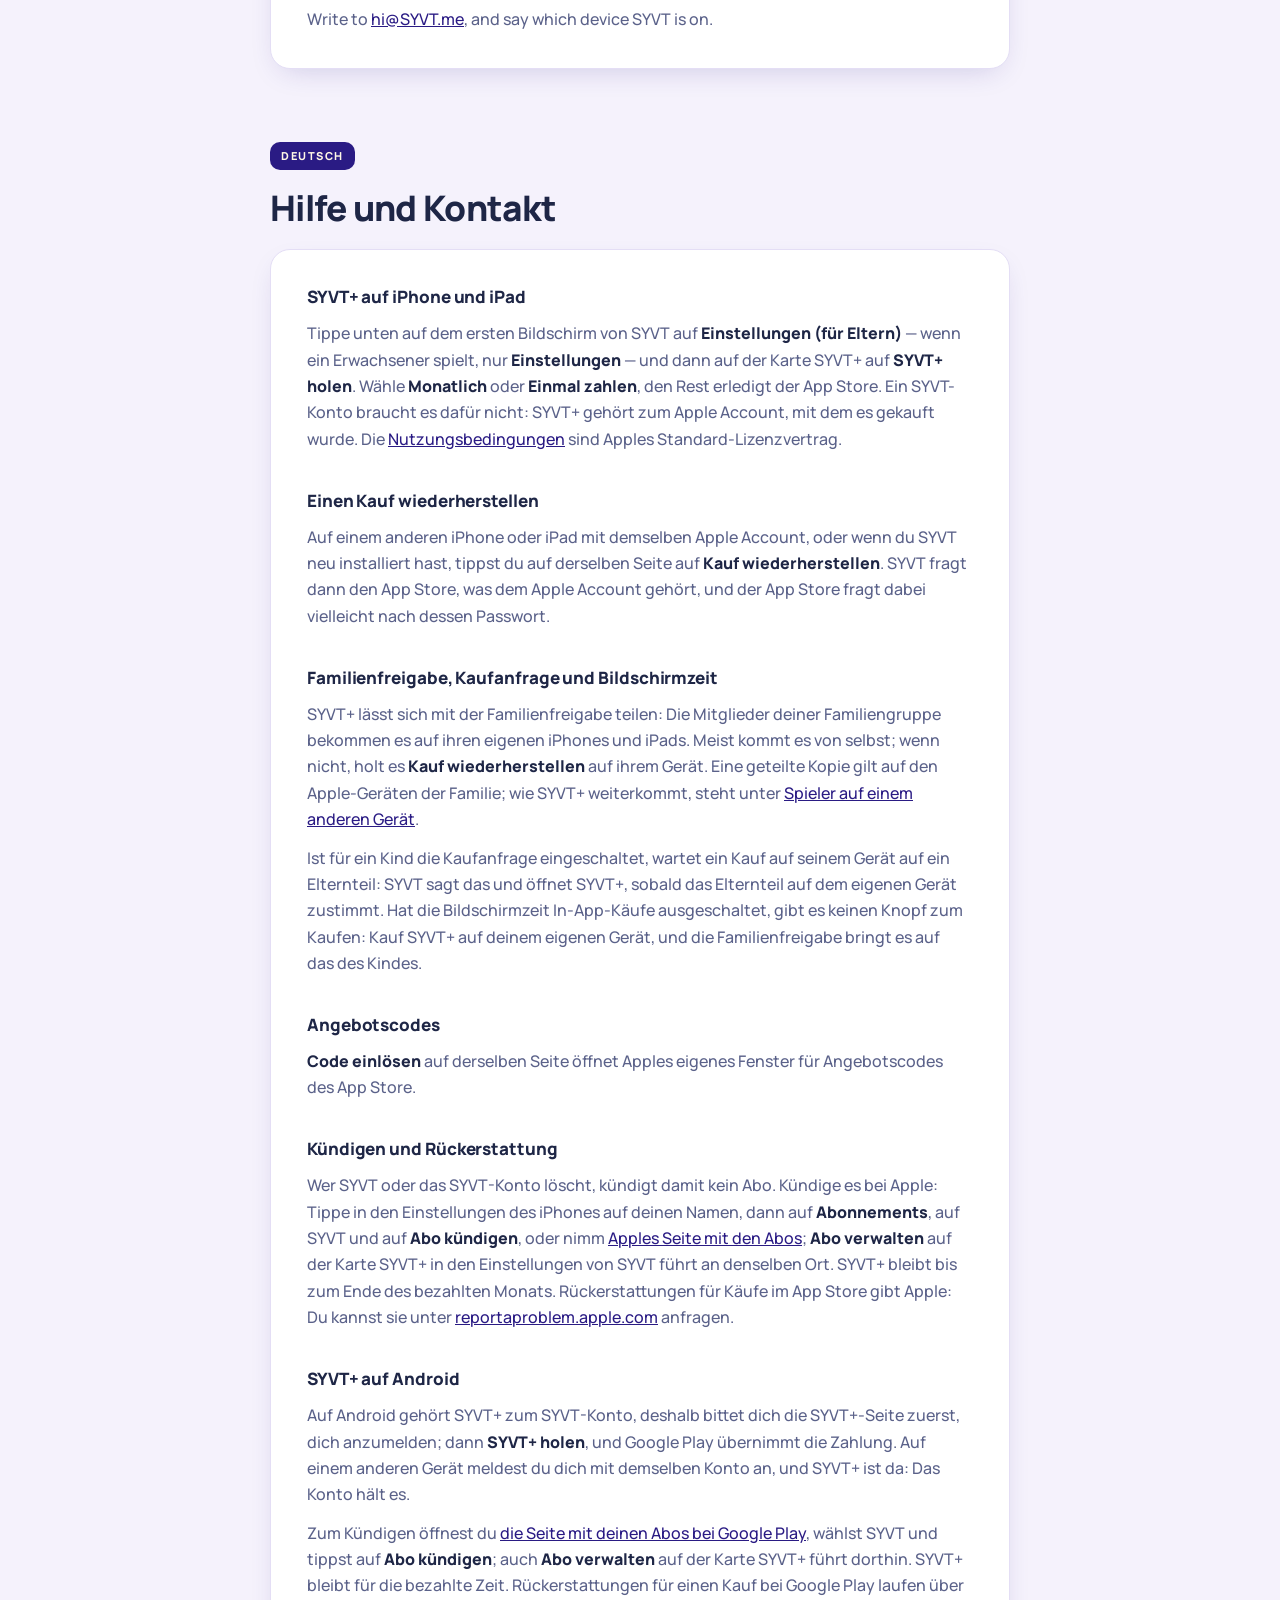
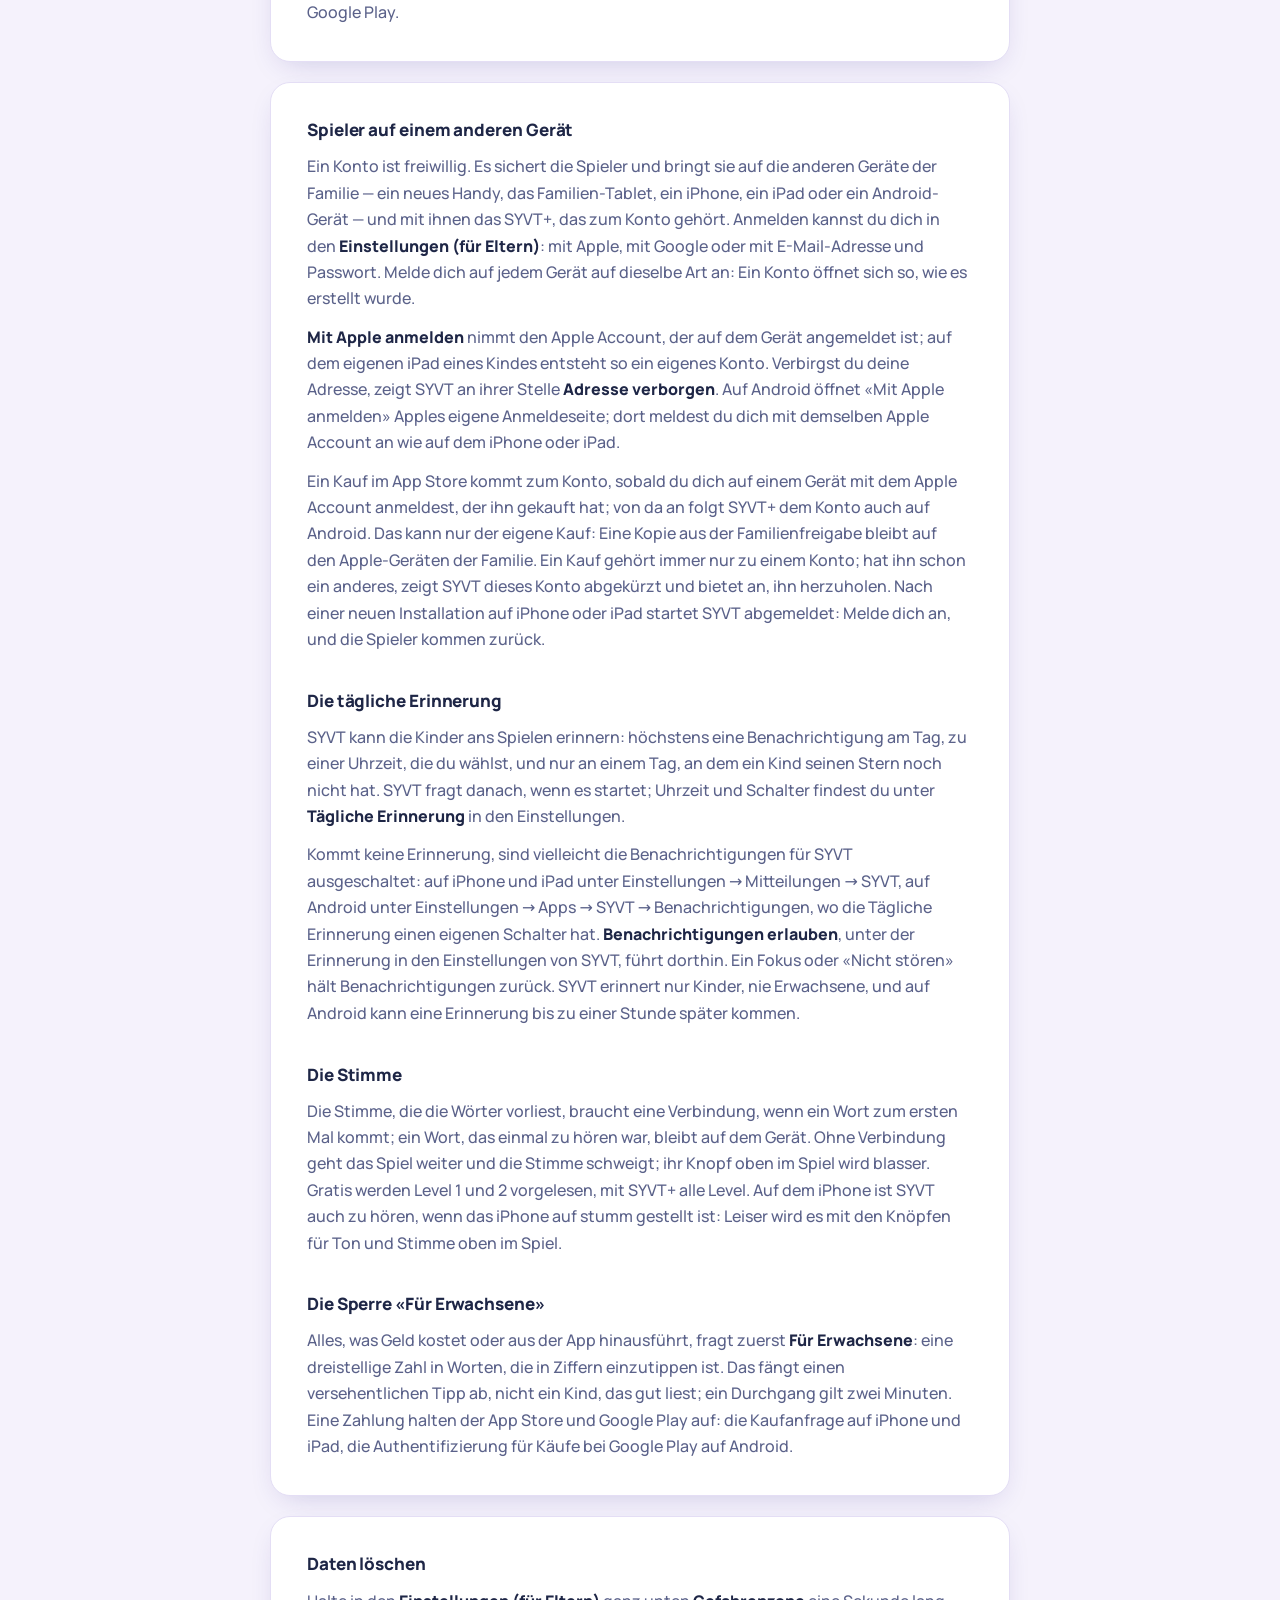
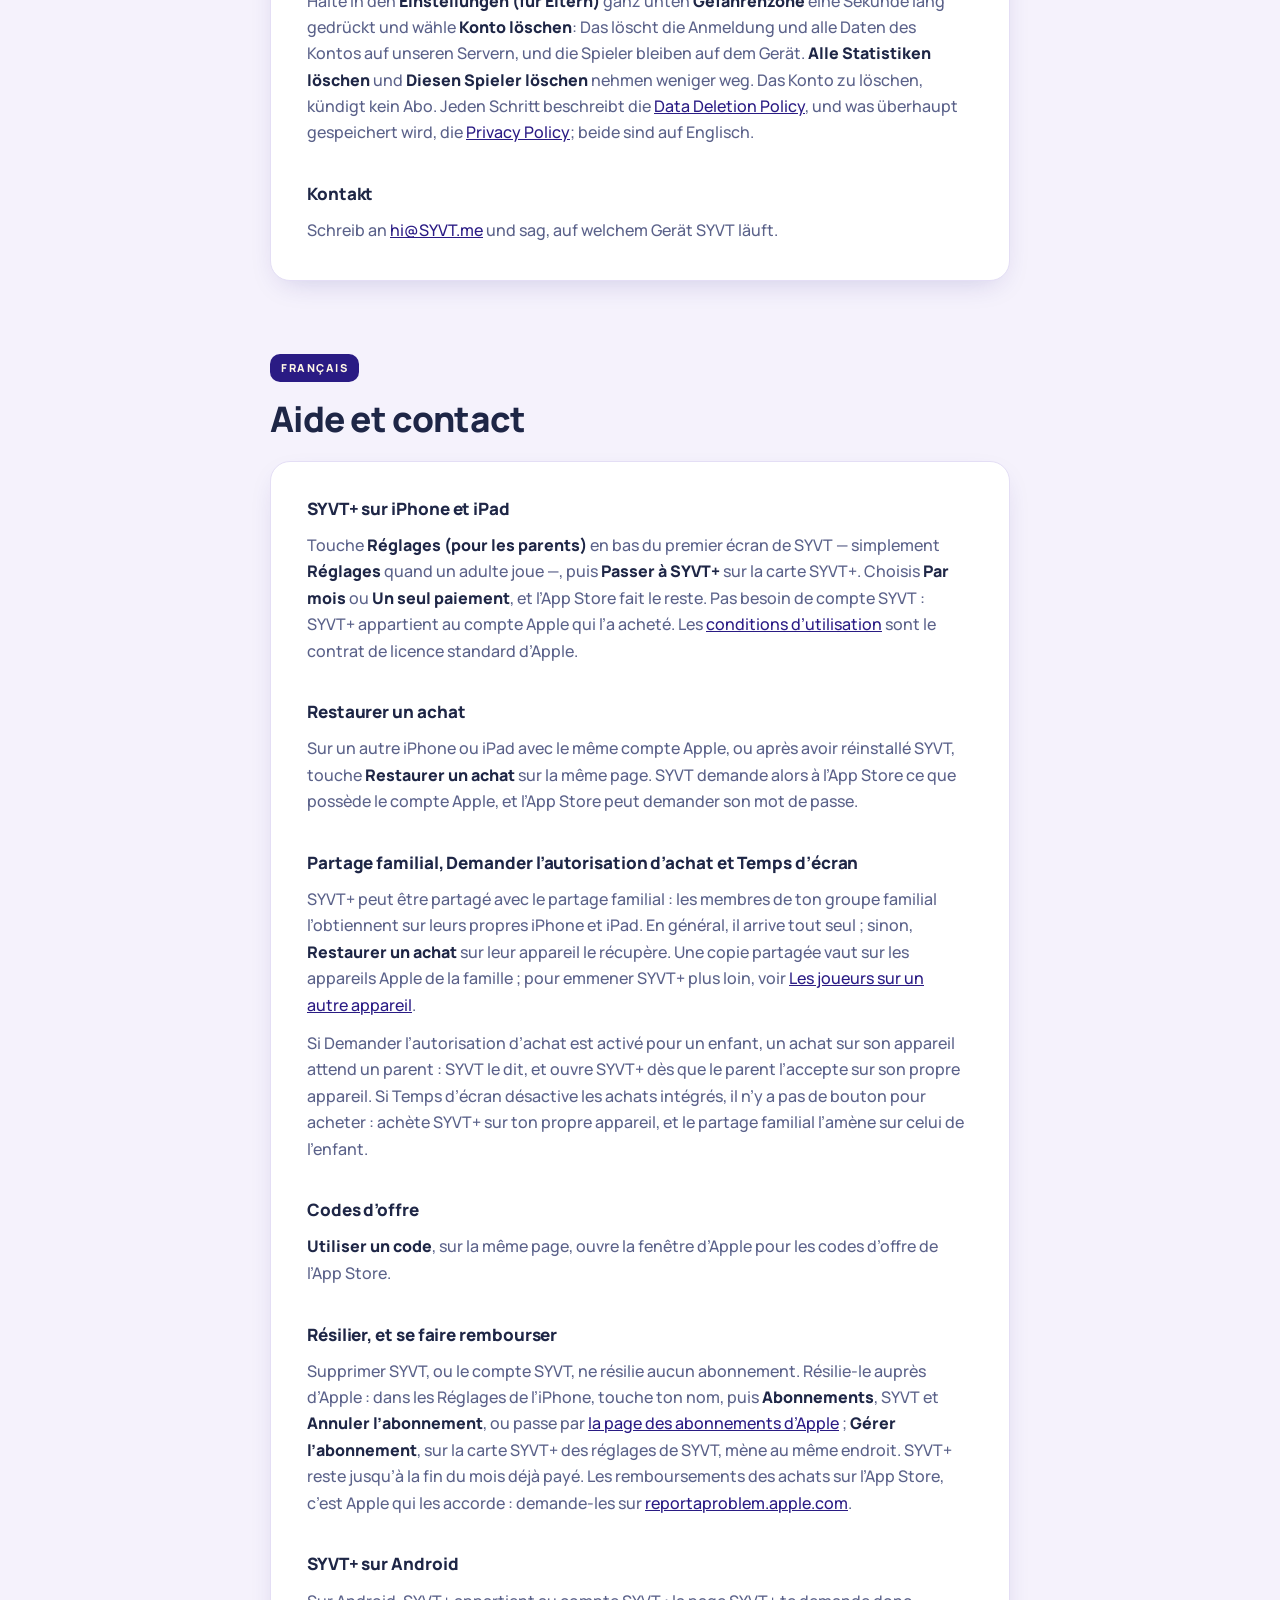
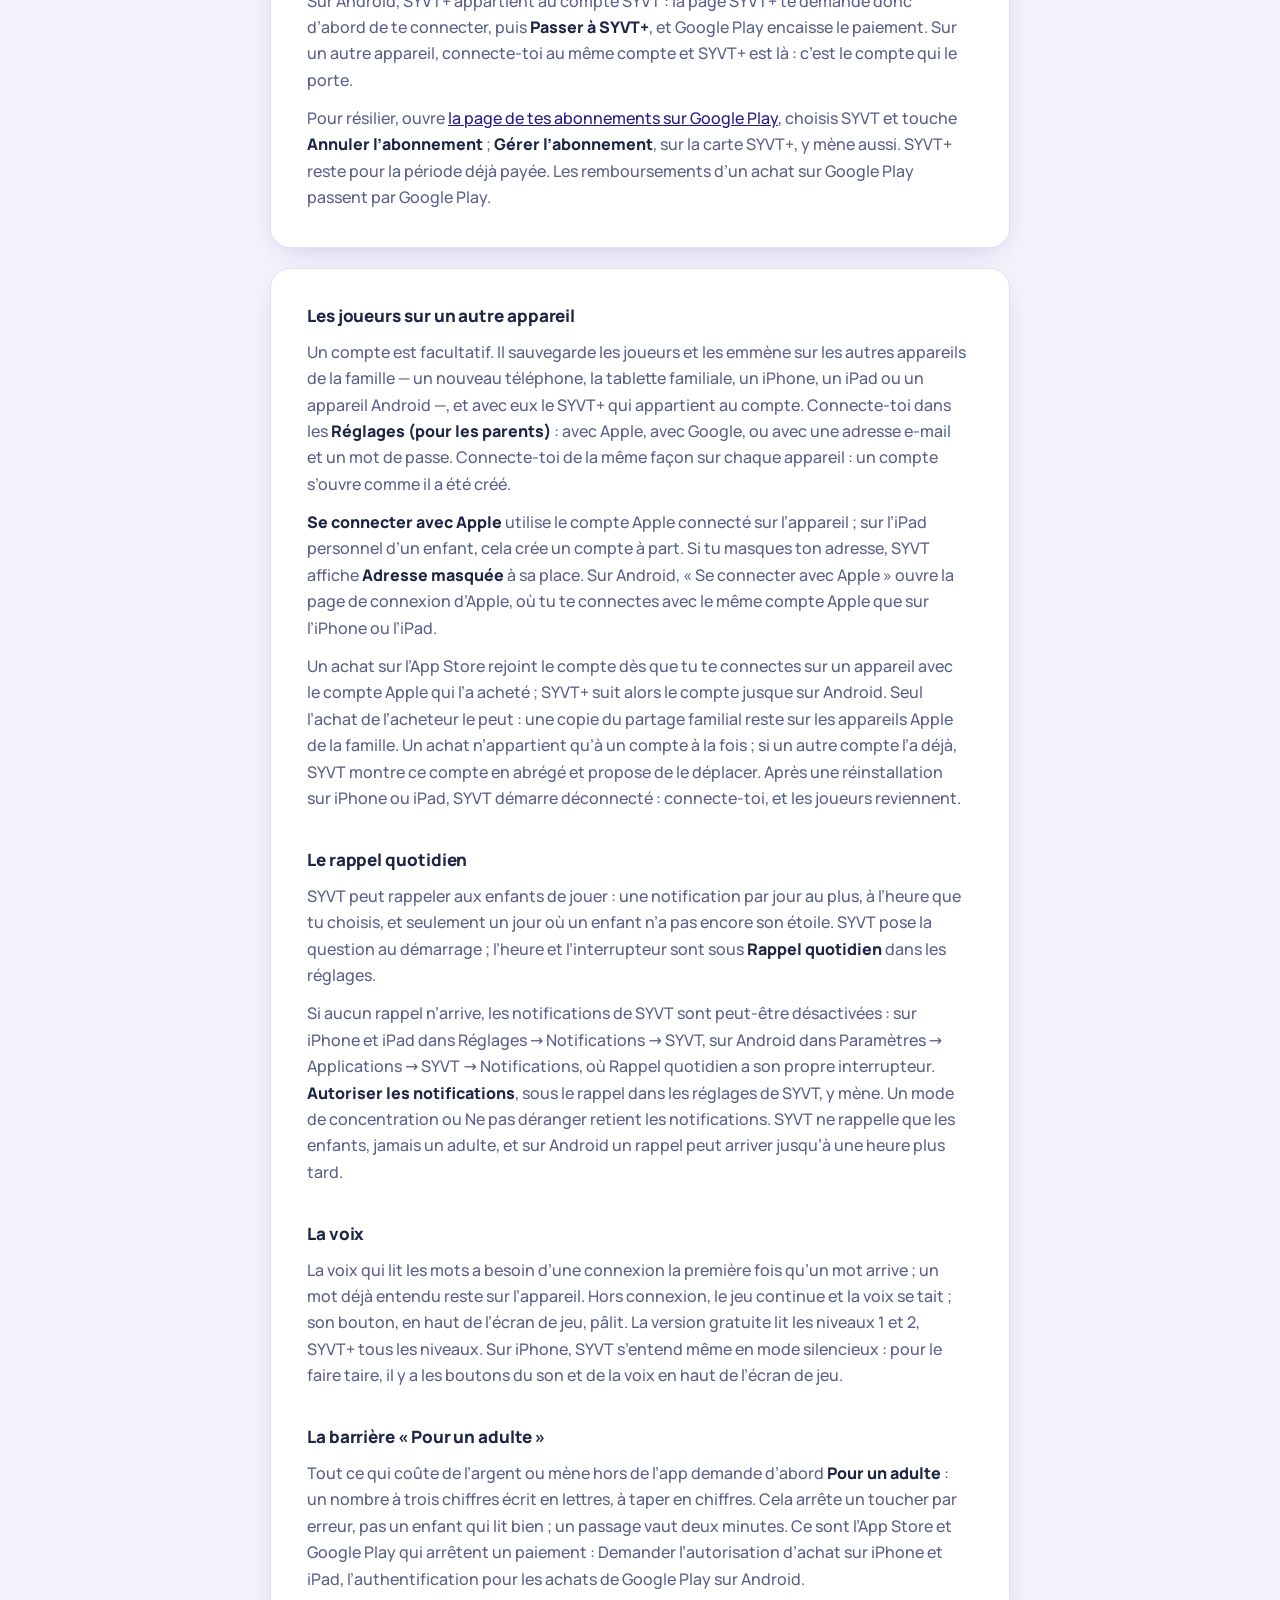
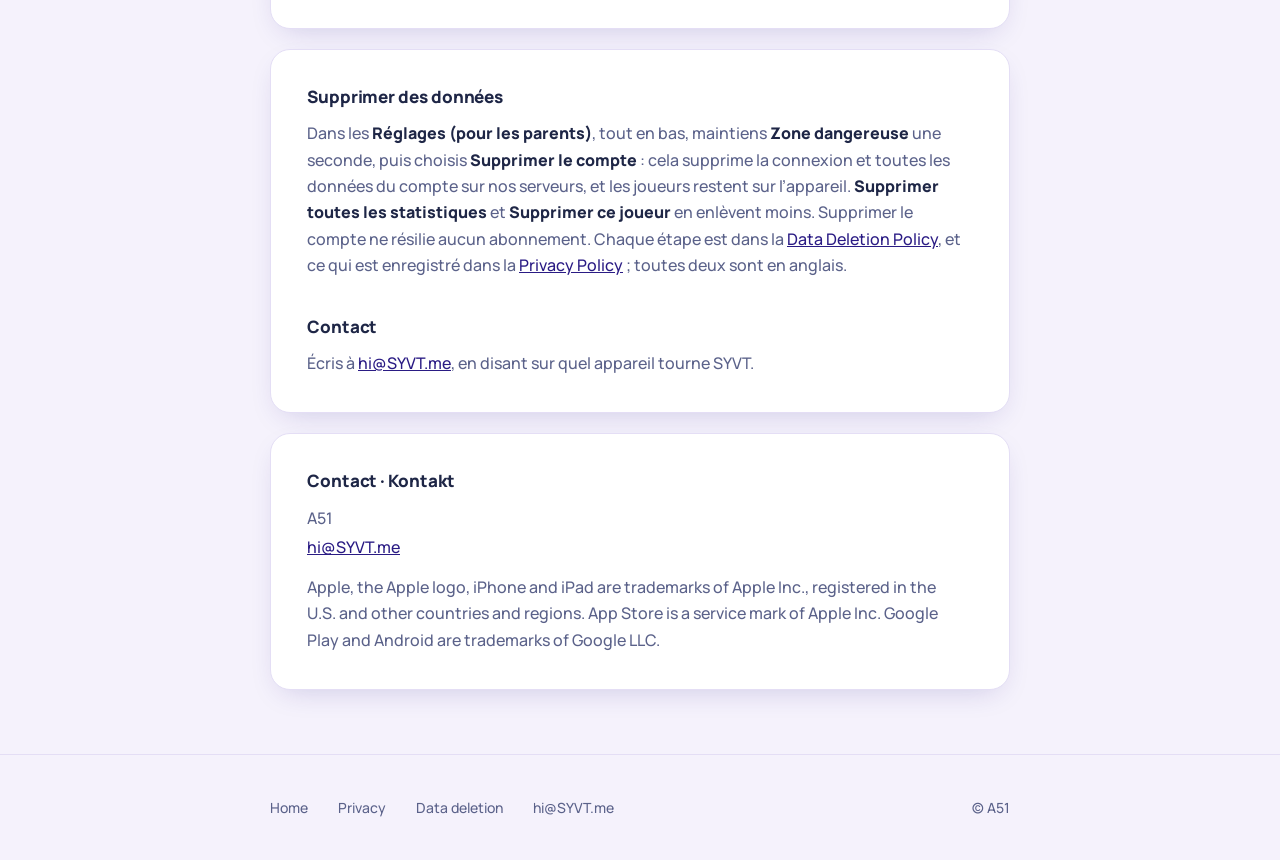
<file: support.html>
<!DOCTYPE html>
<html lang="en">
<head>
  <meta charset="UTF-8" />
  <meta http-equiv="Content-Security-Policy" content="default-src 'none'; style-src 'self'; img-src 'self'; font-src 'self'; base-uri 'none'; form-action 'none'" />
  <meta name="referrer" content="no-referrer" />
  <meta name="viewport" content="width=device-width, initial-scale=1" />
  <title>Help &middot; SYVT</title>
  <meta name="description" content="Help for parents with SYVT and SYVT+ on iPhone, iPad and Android, in English, German and French, and how to reach us." />
  <!-- The plate, which is what the top of this page paints and what the app
       icon a reader arrives from is drawn on. -->
  <meta name="theme-color" content="#2A1B84" />
  <!-- The tab icon is the mascot, rendered by make-icons.mjs from
       brand/favicon_drk.webp. The mark's own icons follow, kept but not
       linked: swap the two blocks to put the mark back. -->
  <link rel="icon" href="favicon.ico" sizes="16x16 32x32 48x48" />
  <link rel="icon" href="favicon-192.png" type="image/png" sizes="192x192" />
  <link rel="apple-touch-icon" href="favicon-180.png" />
  <!--
  <link rel="icon" href="icon.svg" type="image/svg+xml" />
  <link rel="icon" href="brand/syvt-app-mark-192.png" sizes="192x192" />
  <link rel="apple-touch-icon" href="apple-touch-icon.png" />
  -->
  <link rel="stylesheet" href="legal.css" />
</head>
<body>

<!-- The website's shared help page, for every kind of device, and what the
     Android app's "Help and contact" link opens. The App Store's Support URL
     and the iPhone and iPad app's link open support-ios.html instead, its
     counterpart that names no other platform or store (App Review guideline
     2.3.10); a change here that holds on an iPhone or iPad is a change there
     too. Three languages on one URL, English first: the help is what a
     parent acts on, so it is in each of the game's languages, while the legal
     pages stay in English. German is spelled the Swiss way, as on the rest of
     the site.

     Nothing here tells an iPhone reader to buy anywhere but in the app: each
     store's way to buy, restore and cancel is in a section of its own
     (App Review guidelines 3.1.1 and 3.1.3). Every label in <strong> is the
     app's own word for it, in that language. -->

<div class="hero">

  <header class="wrap top">
    <a class="home" href="index.html" aria-label="SYVT &mdash; home">
      <span class="name"><span class="lead">S</span><svg class="y" viewBox="12 20 96 88" aria-hidden="true" focusable="false"><path fill="currentColor" fill-rule="evenodd" d="M18.66 29.98Q12.0 20.0,24.0 20.0L96.0 20.0Q108.0 20.0,101.34 29.98L75.33 69.01Q72.0 74.0,72.0 80.0L72.0 98.0Q72.0 108.0,62.0 108.0L58.0 108.0Q48.0 108.0,48.0 98.0L48.0 80.0Q48.0 74.0,44.67 69.01ZM39.61 42.25Q38.36 36.38,44.23 35.13L71.61 29.31Q77.48 28.06,78.73 33.93L80.39 41.75Q81.64 47.62,75.77 48.87L48.39 54.69Q42.52 55.94,41.27 50.07Z" /></svg><span class="tail">VT</span></span>
    </a>
    <a class="toplink" href="mailto:hi@SYVT.me">hi@SYVT.me</a>
  </header>

  <div class="wrap pagehead">
    <p class="kicker">Help</p>
    <h1>Help and contact</h1>
    <p class="intro">For parents: SYVT+, accounts, the daily reminder and
    deleting data, on iPhone and iPad and on Android, and how to reach us.
    The same help is here in German and in French.</p>
    <nav class="langs" aria-label="Language">
      <a href="#en" lang="en">English</a>
      <a href="#de" lang="de">Deutsch</a>
      <a href="#fr" lang="fr">Français</a>
    </nav>
  </div>

</div>

<main class="wrap">

  <!-- ============================================================ English -->
  <div id="en">

  <section class="card">
    <h2>SYVT+ on iPhone and iPad</h2>
    <p>Tap <strong>Settings (for parents)</strong> at the foot of SYVT's first
    screen &mdash; just <strong>Settings</strong> while a grown-up is playing
    &mdash; and then <strong>Get SYVT+</strong> on the SYVT+ card. Pick
    <strong>Monthly</strong> or <strong>One payment</strong>, and the App
    Store does the rest. No SYVT account is needed: SYVT+ belongs to the
    Apple Account that bought it. The
    <a href="https://www.apple.com/legal/internet-services/itunes/dev/stdeula/">terms
    of use</a> are Apple's standard licence agreement.</p>

    <h2>Restoring a purchase</h2>
    <p>On another iPhone or iPad signed in to the same Apple Account, or after
    installing SYVT again, tap <strong>Restore a purchase</strong> on the same
    page. SYVT asks the App Store what the Apple Account owns, and the App
    Store may ask for its password.</p>

    <h2>Family Sharing, Ask to Buy and Screen Time</h2>
    <p>SYVT+ can be shared through Family Sharing: the members of your family
    group get it on their own iPhones and iPads. It usually arrives by itself;
    if it does not, <strong>Restore a purchase</strong> on their device
    fetches it. A shared copy works on the family's Apple devices; how SYVT+
    goes further is under <a href="#en-devices">Players on another
    device</a>.</p>
    <p>If Ask to Buy is on for a child, a purchase on their device waits for a
    parent: SYVT says so, and opens SYVT+ as soon as the parent approves it on
    their own device. Where Screen Time switches in-app purchases off, there
    is no button to buy with: buy SYVT+ on your own device, and Family Sharing
    brings it to the child's.</p>

    <h2>Offer codes</h2>
    <p><strong>Redeem a code</strong>, on the same page, opens Apple's own
    sheet for App Store offer codes.</p>

    <h2>Cancelling, and refunds</h2>
    <p>Deleting SYVT, or the SYVT account, cancels no subscription. Cancel it
    with Apple: in the iPhone's Settings, tap your name, then
    <strong>Subscriptions</strong>, SYVT and <strong>Cancel
    Subscription</strong>, or use
    <a href="https://apps.apple.com/account/subscriptions">Apple's page of
    subscriptions</a>; <strong>Manage subscription</strong>, on the SYVT+ card
    in SYVT's settings, leads to the same place. SYVT+ stays until the end of
    the month already paid for. Refunds for App Store purchases are Apple's to
    give: ask at
    <a href="https://reportaproblem.apple.com/">reportaproblem.apple.com</a>.</p>

    <h2>SYVT+ on Android</h2>
    <p>On Android, SYVT+ belongs to the SYVT account, so the SYVT+ page asks
    you to sign in first; then <strong>Get SYVT+</strong>, and Google Play
    takes the payment. On another device, sign in to the same account and
    SYVT+ is there: the account holds it.</p>
    <p>To cancel, open
    <a href="https://play.google.com/store/account/subscriptions">Google
    Play's page of subscriptions</a>, choose SYVT and tap <strong>Cancel
    subscription</strong>; <strong>Manage subscription</strong> on the SYVT+
    card leads there too. SYVT+ stays for the time already paid for. Refunds
    for a Google Play purchase go through Google Play.</p>
  </section>

  <section class="card">
    <h2 id="en-devices">Players on another device</h2>
    <p>An account is optional. It backs the players up and brings them to the
    family's other devices &mdash; a new phone, the family tablet, an iPhone,
    an iPad or an Android device &mdash; and with them any SYVT+ that belongs
    to the account. Sign in under <strong>Settings (for parents)</strong>:
    with Apple, with Google, or with an email address and a password. Sign in
    the same way on every device: an account opens the way it was made.</p>
    <p><strong>Sign in with Apple</strong> uses the Apple Account signed in on
    the device, so on a child's own iPad it makes an account of its own. If
    you choose to hide your address, SYVT shows <strong>Address
    hidden</strong> in its place. On Android, Sign in with Apple opens
    Apple's own sign-in page, where you sign in with the same Apple Account
    as on the iPhone or iPad.</p>
    <p>An App Store purchase joins the account once you sign in on a device
    with the Apple Account that bought it, and from then on SYVT+ follows the
    account to Android as well. Only the buyer's own purchase can: a copy from
    Family Sharing stays on the family's Apple devices. A purchase belongs to
    one account at a time; if another account already holds it, SYVT shows
    that account in short and offers to move it. Installed again on an
    iPhone or iPad, SYVT starts signed out: sign in, and the players come
    back.</p>

    <h2>The daily reminder</h2>
    <p>SYVT can remind the children to play: one notification a day at most,
    at a time you choose, and only on a day a child has not earned their star
    yet. It asks as it starts; the time and the switch are under
    <strong>Daily reminder</strong> in the settings.</p>
    <p>If no reminder comes, notifications may be off for SYVT: on an iPhone
    or iPad under Settings &rarr; Notifications &rarr; SYVT, on Android under
    the phone's Settings &rarr; Apps &rarr; SYVT &rarr; Notifications, where
    Daily reminder has a switch of its own.
    <strong>Allow notifications</strong>, under the reminder in SYVT's
    settings, leads there. A Focus or Do Not Disturb holds notifications
    back. SYVT reminds children only, never a grown-up, and on Android a
    reminder can come up to an hour late.</p>

    <h2>The voice</h2>
    <p>The voice that reads the words out needs a connection the first time a
    word comes; a word once heard is kept on the device. Offline, the game
    plays on and the voice is quiet, and its button at the top of the game
    screen dims. The free game reads levels 1 and 2, SYVT+ every level. On an
    iPhone, SYVT is heard even with the phone set to silent: the sound and
    voice buttons at the top of the game screen are the way to quiet it.</p>

    <h2>The parents' gate</h2>
    <p>Everything that costs money or leaves the app first asks
    <strong>For a grown-up</strong>: a three-digit number written out in
    words, to be typed in digits. It catches a stray tap, not a child who
    reads well; a pass lasts two minutes. What stops a charge is the store:
    Ask to Buy on an iPhone or iPad, and Google Play's purchase
    authentication on Android.</p>
  </section>

  <section class="card">
    <h2>Deleting data</h2>
    <p>In <strong>Settings (for parents)</strong>, hold <strong>Danger
    zone</strong> at the bottom of the page for a second, then choose
    <strong>Delete account</strong>: it deletes the sign-in and all of the
    account's data on our servers, and the players stay on the device.
    <strong>Delete all statistics</strong> and <strong>Delete this
    player</strong> take less. Deleting the account cancels no subscription.
    Every step is in the <a href="data_deletion.html">Data Deletion
    Policy</a>, and what is stored at all in the
    <a href="privacy.html">Privacy Policy</a>.</p>

    <h2>Contact</h2>
    <p>Write to <a href="mailto:hi@SYVT.me">hi@SYVT.me</a>, and say which
    device SYVT is on.</p>
  </section>

  </div>

  <!-- ============================================================ Deutsch -->
  <section id="de" lang="de">

  <header class="part">
    <p class="kicker">Deutsch</p>
    <h2>Hilfe und Kontakt</h2>
  </header>

  <section class="card">
    <h3>SYVT+ auf iPhone und iPad</h3>
    <p>Tippe unten auf dem ersten Bildschirm von SYVT auf
    <strong>Einstellungen (für Eltern)</strong> &mdash; wenn ein Erwachsener
    spielt, nur <strong>Einstellungen</strong> &mdash; und dann auf der Karte
    SYVT+ auf <strong>SYVT+ holen</strong>. Wähle <strong>Monatlich</strong>
    oder <strong>Einmal zahlen</strong>, den Rest erledigt der App Store. Ein
    SYVT-Konto braucht es dafür nicht: SYVT+ gehört zum Apple Account, mit dem
    es gekauft wurde. Die
    <a href="https://www.apple.com/legal/internet-services/itunes/dev/stdeula/">Nutzungsbedingungen</a>
    sind Apples Standard-Lizenzvertrag.</p>

    <h3>Einen Kauf wiederherstellen</h3>
    <p>Auf einem anderen iPhone oder iPad mit demselben Apple Account, oder
    wenn du SYVT neu installiert hast, tippst du auf derselben Seite auf
    <strong>Kauf wiederherstellen</strong>. SYVT fragt dann den App Store, was
    dem Apple Account gehört, und der App Store fragt dabei vielleicht nach
    dessen Passwort.</p>

    <h3>Familienfreigabe, Kaufanfrage und Bildschirmzeit</h3>
    <p>SYVT+ lässt sich mit der Familienfreigabe teilen: Die Mitglieder deiner
    Familiengruppe bekommen es auf ihren eigenen iPhones und iPads. Meist
    kommt es von selbst; wenn nicht, holt es <strong>Kauf
    wiederherstellen</strong> auf ihrem Gerät. Eine geteilte Kopie gilt auf
    den Apple-Geräten der Familie; wie SYVT+ weiterkommt, steht unter
    <a href="#de-geraete">Spieler auf einem anderen Gerät</a>.</p>
    <p>Ist für ein Kind die Kaufanfrage eingeschaltet, wartet ein Kauf auf
    seinem Gerät auf ein Elternteil: SYVT sagt das und öffnet SYVT+, sobald
    das Elternteil auf dem eigenen Gerät zustimmt. Hat die Bildschirmzeit
    In-App-Käufe ausgeschaltet, gibt es keinen Knopf zum Kaufen: Kauf SYVT+
    auf deinem eigenen Gerät, und die Familienfreigabe bringt es auf das des
    Kindes.</p>

    <h3>Angebotscodes</h3>
    <p><strong>Code einlösen</strong> auf derselben Seite öffnet Apples
    eigenes Fenster für Angebotscodes des App Store.</p>

    <h3>Kündigen und Rückerstattung</h3>
    <p>Wer SYVT oder das SYVT-Konto löscht, kündigt damit kein Abo. Kündige es
    bei Apple: Tippe in den Einstellungen des iPhones auf deinen Namen, dann
    auf <strong>Abonnements</strong>, auf SYVT und auf <strong>Abo
    kündigen</strong>, oder nimm
    <a href="https://apps.apple.com/account/subscriptions">Apples Seite mit
    den Abos</a>; <strong>Abo verwalten</strong> auf der Karte SYVT+ in den
    Einstellungen von SYVT führt an denselben Ort. SYVT+ bleibt bis zum Ende
    des bezahlten Monats. Rückerstattungen für Käufe im App Store gibt Apple:
    Du kannst sie unter
    <a href="https://reportaproblem.apple.com/">reportaproblem.apple.com</a>
    anfragen.</p>

    <h3>SYVT+ auf Android</h3>
    <p>Auf Android gehört SYVT+ zum SYVT-Konto, deshalb bittet dich die
    SYVT+-Seite zuerst, dich anzumelden; dann <strong>SYVT+ holen</strong>,
    und Google Play übernimmt die Zahlung. Auf einem anderen Gerät meldest du
    dich mit demselben Konto an, und SYVT+ ist da: Das Konto hält es.</p>
    <p>Zum Kündigen öffnest du
    <a href="https://play.google.com/store/account/subscriptions">die Seite
    mit deinen Abos bei Google Play</a>, wählst SYVT und tippst auf
    <strong>Abo kündigen</strong>; auch <strong>Abo verwalten</strong> auf der
    Karte SYVT+ führt dorthin. SYVT+ bleibt für die bezahlte Zeit.
    Rückerstattungen für einen Kauf bei Google Play laufen über Google
    Play.</p>
  </section>

  <section class="card">
    <h3 id="de-geraete">Spieler auf einem anderen Gerät</h3>
    <p>Ein Konto ist freiwillig. Es sichert die Spieler und bringt sie auf die
    anderen Geräte der Familie &mdash; ein neues Handy, das Familien-Tablet,
    ein iPhone, ein iPad oder ein Android-Gerät &mdash; und mit ihnen das
    SYVT+, das zum Konto gehört. Anmelden kannst du dich in den
    <strong>Einstellungen (für Eltern)</strong>: mit Apple, mit Google oder
    mit E-Mail-Adresse und Passwort. Melde dich auf
    jedem Gerät auf dieselbe Art an: Ein Konto öffnet sich so, wie es
    erstellt wurde.</p>
    <p><strong>Mit Apple anmelden</strong> nimmt den Apple Account, der auf
    dem Gerät angemeldet ist; auf dem eigenen iPad eines Kindes entsteht so
    ein eigenes Konto. Verbirgst du deine Adresse, zeigt SYVT an ihrer Stelle
    <strong>Adresse verborgen</strong>. Auf Android öffnet «Mit Apple
    anmelden» Apples eigene Anmeldeseite; dort meldest du dich mit demselben
    Apple Account an wie auf dem iPhone oder iPad.</p>
    <p>Ein Kauf im App Store kommt zum Konto, sobald du dich auf einem Gerät
    mit dem Apple Account anmeldest, der ihn gekauft hat; von da an folgt
    SYVT+ dem Konto auch auf Android. Das kann nur der eigene Kauf: Eine Kopie
    aus der Familienfreigabe bleibt auf den Apple-Geräten der Familie. Ein
    Kauf gehört immer nur zu einem Konto; hat ihn schon ein anderes, zeigt
    SYVT dieses Konto abgekürzt und bietet an, ihn herzuholen. Nach einer
    neuen Installation auf iPhone oder iPad startet SYVT abgemeldet: Melde
    dich an, und die Spieler kommen zurück.</p>

    <h3>Die tägliche Erinnerung</h3>
    <p>SYVT kann die Kinder ans Spielen erinnern: höchstens eine
    Benachrichtigung am Tag, zu einer Uhrzeit, die du wählst, und nur an einem
    Tag, an dem ein Kind seinen Stern noch nicht hat. SYVT fragt danach, wenn
    es startet; Uhrzeit und Schalter findest du unter <strong>Tägliche
    Erinnerung</strong> in den Einstellungen.</p>
    <p>Kommt keine Erinnerung, sind vielleicht die Benachrichtigungen für SYVT
    ausgeschaltet: auf iPhone und iPad unter Einstellungen &rarr; Mitteilungen
    &rarr; SYVT, auf Android unter Einstellungen &rarr; Apps &rarr; SYVT
    &rarr; Benachrichtigungen, wo die Tägliche Erinnerung einen eigenen
    Schalter hat. <strong>Benachrichtigungen erlauben</strong>,
    unter der Erinnerung in den Einstellungen von SYVT, führt dorthin. Ein
    Fokus oder «Nicht stören» hält Benachrichtigungen zurück. SYVT erinnert
    nur Kinder, nie Erwachsene, und auf Android kann eine Erinnerung bis zu
    einer Stunde später kommen.</p>

    <h3>Die Stimme</h3>
    <p>Die Stimme, die die Wörter vorliest, braucht eine Verbindung, wenn ein
    Wort zum ersten Mal kommt; ein Wort, das einmal zu hören war, bleibt auf
    dem Gerät. Ohne Verbindung geht das Spiel weiter und die Stimme schweigt;
    ihr Knopf oben im Spiel wird blasser. Gratis werden Level 1 und 2
    vorgelesen, mit SYVT+ alle Level. Auf dem iPhone ist SYVT auch zu hören,
    wenn das iPhone auf stumm gestellt ist: Leiser wird es mit den Knöpfen für
    Ton und Stimme oben im Spiel.</p>

    <h3>Die Sperre «Für Erwachsene»</h3>
    <p>Alles, was Geld kostet oder aus der App hinausführt, fragt zuerst
    <strong>Für Erwachsene</strong>: eine dreistellige Zahl in Worten, die in
    Ziffern einzutippen ist. Das fängt einen versehentlichen Tipp ab, nicht
    ein Kind, das gut liest; ein Durchgang gilt zwei Minuten. Eine Zahlung
    halten der App Store und Google Play auf: die Kaufanfrage auf iPhone und
    iPad, die Authentifizierung für Käufe bei Google Play auf Android.</p>
  </section>

  <section class="card">
    <h3>Daten löschen</h3>
    <p>Halte in den <strong>Einstellungen (für Eltern)</strong> ganz unten
    <strong>Gefahrenzone</strong> eine Sekunde lang gedrückt und wähle
    <strong>Konto löschen</strong>: Das löscht die Anmeldung und alle Daten
    des Kontos auf unseren Servern, und die Spieler bleiben auf dem Gerät.
    <strong>Alle Statistiken löschen</strong> und <strong>Diesen Spieler
    löschen</strong> nehmen weniger weg. Das Konto zu löschen, kündigt kein
    Abo. Jeden Schritt beschreibt die <a href="data_deletion.html">Data
    Deletion Policy</a>, und was überhaupt gespeichert wird, die
    <a href="privacy.html">Privacy Policy</a>; beide sind auf Englisch.</p>

    <h3>Kontakt</h3>
    <p>Schreib an <a href="mailto:hi@SYVT.me">hi@SYVT.me</a> und sag, auf
    welchem Gerät SYVT läuft.</p>
  </section>

  </section>

  <!-- =========================================================== Français -->
  <section id="fr" lang="fr">

  <header class="part">
    <p class="kicker">Français</p>
    <h2>Aide et contact</h2>
  </header>

  <section class="card">
    <h3>SYVT+ sur iPhone et iPad</h3>
    <p>Touche <strong>Réglages (pour les parents)</strong> en bas du premier
    écran de SYVT &mdash; simplement <strong>Réglages</strong> quand un adulte
    joue &mdash;, puis <strong>Passer à SYVT+</strong> sur la carte SYVT+.
    Choisis <strong>Par mois</strong> ou <strong>Un seul paiement</strong>, et
    l’App Store fait le reste. Pas besoin de compte SYVT&nbsp;: SYVT+
    appartient au compte Apple qui l’a acheté. Les
    <a href="https://www.apple.com/legal/internet-services/itunes/dev/stdeula/">conditions
    d’utilisation</a> sont le contrat de licence standard d’Apple.</p>

    <h3>Restaurer un achat</h3>
    <p>Sur un autre iPhone ou iPad avec le même compte Apple, ou après avoir
    réinstallé SYVT, touche <strong>Restaurer un achat</strong> sur la même
    page. SYVT demande alors à l’App Store ce que possède le compte Apple, et
    l’App Store peut demander son mot de passe.</p>

    <h3>Partage familial, Demander l’autorisation d’achat et Temps
    d’écran</h3>
    <p>SYVT+ peut être partagé avec le partage familial&nbsp;: les membres de
    ton groupe familial l’obtiennent sur leurs propres iPhone et iPad. En
    général, il arrive tout seul&nbsp;; sinon, <strong>Restaurer un
    achat</strong> sur leur appareil le récupère. Une copie partagée vaut sur
    les appareils Apple de la famille&nbsp;; pour emmener SYVT+ plus loin,
    voir <a href="#fr-appareils">Les joueurs sur un autre appareil</a>.</p>
    <p>Si Demander l’autorisation d’achat est activé pour un enfant, un achat
    sur son appareil attend un parent&nbsp;: SYVT le dit, et ouvre SYVT+ dès
    que le parent l’accepte sur son propre appareil. Si Temps d’écran
    désactive les achats intégrés, il n’y a pas de bouton pour acheter&nbsp;:
    achète SYVT+ sur ton propre appareil, et le partage familial l’amène sur
    celui de l’enfant.</p>

    <h3>Codes d’offre</h3>
    <p><strong>Utiliser un code</strong>, sur la même page, ouvre la fenêtre
    d’Apple pour les codes d’offre de l’App Store.</p>

    <h3>Résilier, et se faire rembourser</h3>
    <p>Supprimer SYVT, ou le compte SYVT, ne résilie aucun abonnement.
    Résilie-le auprès d’Apple&nbsp;: dans les Réglages de l’iPhone, touche ton
    nom, puis <strong>Abonnements</strong>, SYVT et <strong>Annuler
    l’abonnement</strong>, ou passe par
    <a href="https://apps.apple.com/account/subscriptions">la page des
    abonnements d’Apple</a>&nbsp;; <strong>Gérer l’abonnement</strong>, sur la
    carte SYVT+ des réglages de SYVT, mène au même endroit. SYVT+ reste
    jusqu’à la fin du mois déjà payé. Les remboursements des achats sur
    l’App Store, c’est Apple qui les accorde&nbsp;: demande-les sur
    <a href="https://reportaproblem.apple.com/">reportaproblem.apple.com</a>.</p>

    <h3>SYVT+ sur Android</h3>
    <p>Sur Android, SYVT+ appartient au compte SYVT&nbsp;: la page SYVT+ te
    demande donc d’abord de te connecter, puis <strong>Passer à
    SYVT+</strong>, et Google Play encaisse le paiement. Sur un autre
    appareil, connecte-toi au même compte et SYVT+ est là&nbsp;: c’est le
    compte qui le porte.</p>
    <p>Pour résilier, ouvre
    <a href="https://play.google.com/store/account/subscriptions">la page de
    tes abonnements sur Google Play</a>, choisis SYVT et touche
    <strong>Annuler l’abonnement</strong>&nbsp;; <strong>Gérer
    l’abonnement</strong>, sur la carte SYVT+, y mène aussi. SYVT+ reste pour
    la période déjà payée. Les remboursements d’un achat sur Google Play
    passent par Google Play.</p>
  </section>

  <section class="card">
    <h3 id="fr-appareils">Les joueurs sur un autre appareil</h3>
    <p>Un compte est facultatif. Il sauvegarde les joueurs et les emmène sur
    les autres appareils de la famille &mdash; un nouveau téléphone, la
    tablette familiale, un iPhone, un iPad ou un appareil Android &mdash;, et
    avec eux le SYVT+ qui appartient au compte. Connecte-toi dans les
    <strong>Réglages (pour les parents)</strong>&nbsp;: avec Apple, avec
    Google, ou avec une adresse e-mail et un mot de passe.
    Connecte-toi de la même façon sur chaque appareil&nbsp;: un compte s’ouvre
    comme il a été créé.</p>
    <p><strong>Se connecter avec Apple</strong> utilise le compte Apple
    connecté sur l’appareil&nbsp;; sur l’iPad personnel d’un enfant, cela crée
    un compte à part. Si tu masques ton adresse, SYVT affiche <strong>Adresse
    masquée</strong> à sa place. Sur Android, «&nbsp;Se connecter avec
    Apple&nbsp;» ouvre la page de connexion d’Apple, où tu te connectes avec
    le même compte Apple que sur l’iPhone ou l’iPad.</p>
    <p>Un achat sur l’App Store rejoint le compte dès que tu te connectes sur
    un appareil avec le compte Apple qui l’a acheté&nbsp;; SYVT+ suit alors le
    compte jusque sur Android. Seul l’achat de l’acheteur le peut&nbsp;: une
    copie du partage familial reste sur les appareils Apple de la famille. Un
    achat n’appartient qu’à un compte à la fois&nbsp;; si un autre compte l’a
    déjà, SYVT montre ce compte en abrégé et propose de le déplacer. Après une
    réinstallation sur iPhone ou iPad, SYVT démarre déconnecté&nbsp;:
    connecte-toi, et les joueurs reviennent.</p>

    <h3>Le rappel quotidien</h3>
    <p>SYVT peut rappeler aux enfants de jouer&nbsp;: une notification par jour
    au plus, à l’heure que tu choisis, et seulement un jour où un enfant n’a
    pas encore son étoile. SYVT pose la question au démarrage&nbsp;; l’heure et
    l’interrupteur sont sous <strong>Rappel quotidien</strong> dans les
    réglages.</p>
    <p>Si aucun rappel n’arrive, les notifications de SYVT sont peut-être
    désactivées&nbsp;: sur iPhone et iPad dans Réglages &rarr; Notifications
    &rarr; SYVT, sur Android dans Paramètres &rarr; Applications &rarr; SYVT
    &rarr; Notifications, où Rappel quotidien a son propre interrupteur.
    <strong>Autoriser les notifications</strong>, sous
    le rappel dans les réglages de SYVT, y mène. Un mode de concentration ou
    Ne pas déranger retient les notifications. SYVT ne rappelle que les
    enfants, jamais un adulte, et sur Android un rappel peut arriver jusqu’à
    une heure plus tard.</p>

    <h3>La voix</h3>
    <p>La voix qui lit les mots a besoin d’une connexion la première fois
    qu’un mot arrive&nbsp;; un mot déjà entendu reste sur l’appareil. Hors
    connexion, le jeu continue et la voix se tait&nbsp;; son bouton, en haut de
    l’écran de jeu, pâlit. La version gratuite lit les niveaux 1 et 2, SYVT+
    tous les niveaux. Sur iPhone, SYVT s’entend même en mode
    silencieux&nbsp;: pour le faire taire, il y a les boutons du son et de la
    voix en haut de l’écran de jeu.</p>

    <h3>La barrière «&nbsp;Pour un adulte&nbsp;»</h3>
    <p>Tout ce qui coûte de l’argent ou mène hors de l’app demande
    d’abord <strong>Pour un adulte</strong>&nbsp;: un nombre à trois chiffres
    écrit en lettres, à taper en chiffres. Cela arrête un toucher par erreur,
    pas un enfant qui lit bien&nbsp;; un passage vaut deux minutes. Ce sont
    l’App Store et Google Play qui arrêtent un paiement&nbsp;: Demander
    l’autorisation d’achat sur iPhone et iPad, l’authentification pour les
    achats de Google Play sur Android.</p>
  </section>

  <section class="card">
    <h3>Supprimer des données</h3>
    <p>Dans les <strong>Réglages (pour les parents)</strong>, tout en bas,
    maintiens <strong>Zone dangereuse</strong> une seconde, puis choisis
    <strong>Supprimer le compte</strong>&nbsp;: cela supprime la connexion et
    toutes les données du compte sur nos serveurs, et les joueurs restent sur
    l’appareil. <strong>Supprimer toutes les statistiques</strong> et
    <strong>Supprimer ce joueur</strong> en enlèvent moins. Supprimer le
    compte ne résilie aucun abonnement. Chaque étape est dans la
    <a href="data_deletion.html">Data Deletion Policy</a>, et ce qui est
    enregistré dans la <a href="privacy.html">Privacy Policy</a>&nbsp;; toutes
    deux sont en anglais.</p>

    <h3>Contact</h3>
    <p>Écris à <a href="mailto:hi@SYVT.me">hi@SYVT.me</a>, en disant sur quel
    appareil tourne SYVT.</p>
  </section>

  </section>

  <!-- ===================================================== who makes SYVT -->
  <!-- One block for the three languages: a name and an address read the same
       in each, and "Contact" is the English and the French word for it. No
       person's name and no postal address, by the owner's decision. -->
  <section class="card" id="contact">
    <h2>Contact &middot; Kontakt</h2>
    <address>
      A51<br />
      <a href="mailto:hi@SYVT.me">hi@SYVT.me</a>
    </address>
    <!-- The credit Apple asks for once, where a site gives its legal notice,
         wherever its App Store badge is used: the game page's offer card
         shows it. Trademarks stay in English in every language. -->
    <p class="credit">Apple, the Apple logo, iPhone and iPad are trademarks of
    Apple Inc., registered in the U.S. and other countries and regions. App
    Store is a service mark of Apple Inc. Google Play and Android are
    trademarks of Google LLC.</p>
  </section>

</main>

<footer>
  <div class="wrap frow">
    <a href="index.html">Home</a>
    <a href="privacy.html">Privacy</a>
    <a href="data_deletion.html">Data deletion</a>
    <a href="mailto:hi@SYVT.me">hi@SYVT.me</a>
    <span class="copy">&copy; <a href="https://a51.io">A51</a></span>
  </div>
</footer>

</body>
</html>
</file>
<file: syvt.css>
/* SYVT for the web — the free version of the app's game, skinned to match
   it. The game has two sides, and both are here: the grown-ups' Light and
   the children's Space and Day are playable, which is the app's own free
   set; Dark, Night, Aquarium, Princess Castle and Dinosaurs, and levels 5 to
   10, are SYVT+ in the app.

   Everything is drawn in the app's design space, 420 x 746.67 design px,
   scaled to fit the viewport. --s is design px per CSS px and is written by
   the script from the measured field, so the drawing and the simulation are
   one scale model. Every length below is therefore the number the app was
   drawn at. */

@font-face {
  font-family: "Manrope";
  src: url("manrope.woff2") format("woff2");
  font-weight: 200 800;
  font-display: optional;
}
@font-face {
  font-family: "Fredoka";
  src: url("fredoka.woff2") format("woff2");
  font-weight: 300 700;
  font-display: optional;
}

/* ------------------------------------------------------------------ tokens
   Three worlds, one set of names. Everything that differs between them is a
   custom property; everything that does not is written once.

   `data-theme` is the world; `data-audience` is the side of the game it
   belongs to. The face follows the SIDE rather than the world — Manrope for
   the grown-ups, Fredoka for the children — so the few rules that have to
   know which face is set key on the side, and go on working when a world is
   added to one. */

:root {
  --s: calc(min(100vw, calc(100dvh * 9 / 16)) / 420);
  --radius: calc(14 * var(--s));
  --floor-h: calc(46 * var(--s));
  --ceiling-h: calc(56 * var(--s));
}

:root[data-theme="light"] {
  --font: "Manrope", system-ui, -apple-system, "Segoe UI", sans-serif;
  --cap: 0.72em;                         /* Manrope's capital height */
  --page: radial-gradient(62% 48% at 50% 42%, #eef3f4 0%, #e1e8ea 58%, #d6dee0 100%);
  --field: radial-gradient(128% 86% at 50% -12%, #ffffff 0%, #f3f7f7 46%, #e9eff0 100%);
  --field-shadow:
    0 calc(48 * var(--s)) calc(100 * var(--s)) calc(-34 * var(--s)) rgba(16, 40, 44, .35),
    0 0 calc(90 * var(--s)) calc(-32 * var(--s)) rgba(45, 212, 191, .18),
    0 0 0 1px rgba(16, 40, 44, .10);

  --scrim: rgba(236, 242, 243, .62);
  --scrim-blur: 10px;
  --panel-face: linear-gradient(180deg, rgba(255, 255, 255, .78) 0%, rgba(244, 248, 248, .86) 100%);
  --panel-shadow:
    0 calc(44 * var(--s)) calc(96 * var(--s)) calc(-32 * var(--s)) rgba(16, 40, 44, .35),
    inset 0 0 0 1px rgba(16, 40, 44, .10),
    inset 0 1px 0 rgba(255, 255, 255, .90);
  --panel-blur: blur(40px) saturate(1.25);

  --brand-a: #10282c;
  --brand-b: #1c8f87;
  --title: #10282c;
  --over-title: #c43a52;
  --msg: rgba(16, 40, 44, .72);
  --legend-text: rgba(16, 40, 44, .70);
  --ring: #1c8f87;
  --pick-label: rgba(16, 40, 44, .68);
  --pick-label-on: #0b4a40;

  --lang-track: rgba(16, 40, 44, .05);
  --lang-track-border: 1px solid rgba(16, 40, 44, .10);
  --lang-on: rgba(45, 212, 191, .22);
  --lang-on-ring: inset 0 0 0 1px rgba(28, 143, 135, .5);
  --lang-on-text: #0b4a40;
  --lang-text: rgba(16, 40, 44, .68);

  --start-fill: linear-gradient(180deg, #7df0dd 0%, #2bc9b3 100%);
  --start-shadow:
    0 calc(16 * var(--s)) calc(34 * var(--s)) calc(-14 * var(--s)) rgba(45, 212, 191, .55),
    inset 0 1px 0 rgba(255, 255, 255, .55);
  --start-text: #032220;

  --quiet-fill: rgba(16, 40, 44, .05);
  --quiet-border: 1px solid rgba(16, 40, 44, .10);
  --quiet-text: rgba(16, 40, 44, .68);

  --hud-kicker: rgba(16, 40, 44, .72);
  --hud-score: #10282c;
  --hud-bump: #0fa38c;
  --hud-score-shadow: 0 calc(2 * var(--s)) calc(18 * var(--s)) rgba(16, 40, 44, .18);
  --chip-radius: calc(12 * var(--s));
  --chip-fill: rgba(16, 40, 44, .05);
  --chip-border: 1px solid rgba(16, 40, 44, .12);
  --chip-shadow: none;
  --chip-text: rgba(16, 40, 44, .72);
  --bar-track: rgba(16, 40, 44, .12);
  --bar-fill: linear-gradient(90deg, #2dd4bf, #1c8f87);

  --legend-chip-radius: calc(10 * var(--s));
  --legend-left: #7a1526;
  --legend-right: #0b4a40;
  --legend-left-tint: 229, 86, 110;
  --legend-right-tint: 31, 181, 158;

  --danger-wash: linear-gradient(180deg, rgba(251, 113, 133, .36) 0%, rgba(244, 63, 94, .10) 52%, rgba(244, 63, 94, 0) 100%);
  --danger-line: linear-gradient(90deg, rgba(251, 113, 133, .9) 0%, rgba(251, 113, 133, .35) 30%, rgba(251, 113, 133, .35) 70%, rgba(251, 113, 133, .9) 100%);
  --danger-glow: 0 0 calc(12 * var(--s)) rgba(251, 113, 133, .5);

  --plate-text: #10282c;
  --plate-shadow: 0 0 calc(28 * var(--s)) rgba(45, 212, 191, .35);
  --plate-rule: rgba(16, 40, 44, .45);
  --flash: rgba(251, 113, 133, .38);
  --pause-scrim: rgba(236, 242, 243, .6);
  --pause-blur: 8px;
  --pop-color: #0fa38c;
  --pop-shadow: 0 0 calc(18 * var(--s)) rgba(45, 212, 191, .45), 0 calc(2 * var(--s)) calc(10 * var(--s)) rgba(255, 255, 255, .9);
  --settle-ring: rgba(16, 40, 44, .495);
  --grain-vignette: inset 0 0 calc(150 * var(--s)) calc(26 * var(--s)) rgba(16, 40, 44, .16);
}

/* The children's Space: a friendly cartoon galaxy. White capsules fall on to
   a squishy moon under a violet sky. */
:root[data-theme="space"] {
  --font: "Fredoka", system-ui, -apple-system, "Segoe UI", sans-serif;
  --cap: 0.71em;
  --page: radial-gradient(70% 55% at 50% 40%, #1a1546 0%, #110e2e 100%);
  --field: linear-gradient(180deg, #4a3aa8 0%, #3a2c86 35%, #261f64 72%, #171340 100%);
  --field-shadow:
    0 calc(40 * var(--s)) calc(90 * var(--s)) calc(-30 * var(--s)) rgba(0, 0, 0, .75),
    0 0 calc(80 * var(--s)) calc(-28 * var(--s)) rgba(90, 79, 214, .45),
    0 0 0 1px rgba(255, 255, 255, .08);

  --scrim: rgba(11, 8, 36, .66);
  --scrim-blur: 6px;
  --panel-face: #f6f4ff;
  --panel-shadow:
    0 calc(8 * var(--s)) 0 rgba(11, 8, 36, .5),
    0 calc(28 * var(--s)) calc(56 * var(--s)) calc(-20 * var(--s)) rgba(11, 8, 36, .6),
    inset 0 0 0 calc(4 * var(--s)) #5a4fd6,
    inset 0 calc(-4 * var(--s)) 0 #ded9ff;
  --panel-blur: none;

  --brand-a: #7c6cf0;
  --brand-b: #4a3aa8;
  --title: #241e5c;
  --over-title: #241e5c;
  --msg: #4a4580;
  --legend-text: #4a4580;
  --ring: #5a4fd6;
  --pick-label: #4a4580;
  --pick-label-on: #241e5c;

  --lang-track: #e6e3ff;
  --lang-track-border: 1px solid rgba(90, 79, 214, .35);
  --lang-on: #ffd166;
  --lang-on-ring: none;
  --lang-on-text: #241e5c;
  --lang-text: #4a4580;

  --start-fill: linear-gradient(180deg, #ffe08a 0%, #ffd166 100%);
  --start-shadow:
    0 calc(6 * var(--s)) 0 #d9a62e,
    0 calc(14 * var(--s)) calc(24 * var(--s)) calc(-8 * var(--s)) rgba(11, 8, 36, .35),
    inset 0 1px 0 rgba(255, 255, 255, .5);
  --start-text: #241e5c;

  --quiet-fill: #e6e3ff;
  --quiet-border: 1px solid rgba(90, 79, 214, .35);
  --quiet-text: #4a4580;

  --hud-kicker: rgba(201, 194, 255, .9);
  --hud-score: #ffffff;
  --hud-bump: #ffd166;
  /* the score has no pill of its own, so a dense dark halo is its body under
     the red wash */
  --hud-score-shadow:
    0 calc(2 * var(--s)) 0 rgba(23, 19, 64, .7),
    0 0 calc(6 * var(--s)) rgba(23, 19, 64, .9),
    0 0 calc(14 * var(--s)) rgba(127, 211, 255, .55);
  --chip-radius: calc(15 * var(--s));
  /* a mission badge: a dark body that holds under the wash, with a gold
     stripe along its left end */
  --chip-fill: linear-gradient(90deg, #ffd166 0%, #ffd166 9%, rgba(23, 19, 64, .72) 9%, rgba(23, 19, 64, .72) 100%);
  --chip-border: 1.5px solid rgba(255, 255, 255, .45);
  --chip-shadow: 0 calc(2 * var(--s)) 0 rgba(23, 19, 64, .35);
  --chip-text: #ffffff;
  --bar-track: rgba(255, 255, 255, .22);
  --bar-fill: linear-gradient(90deg, #ffd166, #bfefff);

  --legend-chip-radius: calc(14 * var(--s));
  --legend-left: #8e1a16;
  --legend-right: #0c4a24;
  --legend-left-tint: 142, 26, 22;
  --legend-right-tint: 12, 74, 36;

  --danger-wash: linear-gradient(180deg, rgba(255, 90, 90, .45) 0%, rgba(255, 90, 90, .14) 55%, rgba(255, 90, 90, 0) 100%);
  --danger-line: linear-gradient(90deg, rgba(255, 97, 97, 1) 0%, rgba(255, 97, 97, .55) 30%, rgba(255, 97, 97, .55) 70%, rgba(255, 97, 97, 1) 100%);
  --danger-glow: 0 0 calc(12 * var(--s)) rgba(255, 97, 97, .75);

  --plate-text: #ffffff;
  --plate-shadow: 0 calc(2 * var(--s)) calc(6 * var(--s)) rgba(23, 19, 64, .75), 0 0 calc(16 * var(--s)) rgba(255, 209, 102, .8);
  --plate-rule: #ffd166;
  --flash: rgba(255, 77, 93, .32);
  --pause-scrim: rgba(23, 19, 64, .68);
  --pause-blur: 3px;
  --pop-color: #ffd166;
  --pop-shadow:
    1.5px 0 0 #241e5c, -1.5px 0 0 #241e5c, 0 1.5px 0 #241e5c, 0 -1.5px 0 #241e5c,
    0 0 calc(12 * var(--s)) rgba(255, 209, 102, .7);
  --settle-ring: rgba(255, 255, 255, .495);
  --grain-vignette: none;
}

/* The children's Day: a sunny meadow, cream picnic cards on bright grass. */
:root[data-theme="day"] {
  --font: "Fredoka", system-ui, -apple-system, "Segoe UI", sans-serif;
  --cap: 0.71em;
  --page: radial-gradient(70% 55% at 50% 40%, #3fa2e8 0%, #2b8fd8 55%, #1b6fb8 100%);
  --field: linear-gradient(180deg, #5fb8f5 0%, #8ed3ff 45%, #cfefff 78%, #eaf7ff 100%);
  --field-shadow:
    0 calc(26 * var(--s)) calc(60 * var(--s)) calc(-20 * var(--s)) rgba(12, 60, 100, .6),
    0 0 0 1.5px rgba(255, 255, 255, .35);

  --scrim: rgba(43, 143, 216, .55);
  --scrim-blur: 10px;
  --panel-face: #fffdf6;
  --panel-shadow:
    0 0 0 calc(5 * var(--s)) rgba(255, 255, 255, .45),
    0 calc(8 * var(--s)) 0 rgba(31, 127, 69, .35),
    0 calc(30 * var(--s)) calc(56 * var(--s)) calc(-14 * var(--s)) rgba(12, 60, 100, .45),
    inset 0 0 0 calc(4 * var(--s)) #2e9e58;
  --panel-blur: none;

  --brand-a: #2b8fd8;
  --brand-b: #1f7f45;
  --title: #1b3a2e;
  --over-title: #1b3a2e;
  --msg: #3e5a4e;
  --legend-text: #3e5a4e;
  --ring: #fb7185;
  --pick-label: #3e5a4e;
  --pick-label-on: #1b3a2e;

  --lang-track: #eaf7ea;
  --lang-track-border: 1.5px solid rgba(46, 158, 88, .5);
  /* gold already means "held / selected" here — the drag ring and the level
     bar are both this colour — and ink reads on it and on the cream face
     alike, which is why the picker's active label takes it too */
  --lang-on: #ffc93c;
  --lang-on-ring: none;
  --lang-on-text: #1b3a2e;
  --lang-text: #1b3a2e;

  --start-fill: linear-gradient(180deg, #ff9dae 0%, #fb7185 100%);
  --start-shadow:
    0 calc(6 * var(--s)) 0 #c94d65,
    0 calc(16 * var(--s)) calc(26 * var(--s)) calc(-8 * var(--s)) rgba(27, 58, 46, .3),
    inset 0 calc(4 * var(--s)) 0 rgba(255, 255, 255, .35);
  --start-text: #4a0f1e;

  --quiet-fill: #eaf7ea;
  --quiet-border: 1.5px solid rgba(46, 158, 88, .5);
  --quiet-text: #1b3a2e;

  --hud-kicker: rgba(27, 58, 46, .8);
  --hud-score: #1b3a2e;
  --hud-bump: #f07a2e;
  --hud-score-shadow: 0 0 calc(8 * var(--s)) rgba(255, 255, 255, .85);
  --chip-radius: 999px;
  --chip-fill: rgba(255, 255, 255, .88);
  --chip-border: 1.5px solid rgba(46, 158, 88, .7);
  --chip-shadow: 0 calc(2 * var(--s)) 0 rgba(31, 127, 69, .25);
  --chip-text: #1b3a2e;
  --bar-track: rgba(27, 58, 46, .18);
  --bar-fill: linear-gradient(90deg, #ffc93c, #ffe08a);

  --legend-chip-radius: calc(14 * var(--s));
  /* dark tints: a mid-luminance coral and green sink into the grass */
  --legend-left: #7a1530;
  --legend-right: #0b4a40;
  --legend-left-tint: 122, 21, 48;
  --legend-right-tint: 11, 74, 64;

  --danger-wash: linear-gradient(180deg, rgba(255, 77, 94, .42) 0%, rgba(255, 77, 94, .12) 52%, rgba(255, 77, 94, 0) 100%);
  --danger-line: linear-gradient(90deg, rgba(255, 77, 94, .95) 0%, rgba(255, 77, 94, .5) 30%, rgba(255, 77, 94, .5) 70%, rgba(255, 77, 94, .95) 100%);
  --danger-glow: 0 0 calc(12 * var(--s)) rgba(255, 77, 94, .7);

  --plate-text: #1b3a2e;
  --plate-shadow: 0 0 calc(10 * var(--s)) rgba(255, 255, 255, .95), 0 0 calc(3 * var(--s)) rgba(255, 255, 255, .9);
  --plate-rule: rgba(31, 127, 69, .8);
  --flash: rgba(255, 77, 94, .32);
  --pause-scrim: rgba(142, 211, 255, .66);
  --pause-blur: 6px;
  --pop-color: #ff9f43;
  --pop-shadow:
    1.5px 0 0 #1b3a2e, -1.5px 0 0 #1b3a2e, 0 1.5px 0 #1b3a2e, 0 -1.5px 0 #1b3a2e,
    0 0 calc(10 * var(--s)) rgba(255, 159, 67, .6);
  --settle-ring: rgba(255, 255, 255, .495);
  --grain-vignette: none;
}

/* ------------------------------------------------------------------ frame */

* { box-sizing: border-box; -webkit-tap-highlight-color: transparent; }

html, body {
  margin: 0;
  height: 100%;
  overflow: hidden;
  overscroll-behavior: none;
  touch-action: none;
}

body {
  font-family: var(--font);
  background: var(--page);
  color: var(--title);
  user-select: none;
  -webkit-user-select: none;
  display: flex;
  align-items: center;
  justify-content: center;
}

#game {
  position: relative;
  width: min(100vw, calc(100dvh * 9 / 16));
  height: min(100dvh, calc(100vw * 16 / 9));
  overflow: hidden;
  isolation: isolate;
  border-radius: calc(22 * var(--s));
  background: var(--field);
  box-shadow: var(--field-shadow);
}

#sceneBack, #sceneFront {
  position: absolute;
  inset: 0;
  width: 100%;
  height: 100%;
  pointer-events: none;
}
#sceneBack { z-index: 0; }
#sceneFront { z-index: 1; }   /* the ground paints over the pile */

#field { position: absolute; inset: 0; touch-action: none; }
#field.shake { animation: shake .3s cubic-bezier(.36, .07, .19, .97); }
@keyframes shake {
  0%, 100% { transform: translateX(0); }
  25% { transform: translateX(calc(-4 * var(--s))); }
  55% { transform: translateX(calc(3 * var(--s))); }
  85% { transform: translateX(calc(-1 * var(--s))); }
}

/* Light's static scenery is three CSS layers and a grain; the children's
   worlds paint their own on the canvas and hide these. Keyed on the side
   rather than on each world, so a world added to the children never arrives
   wearing the grown-ups' aurora. */
#aurora, #dots, #ceiling, #grain { pointer-events: none; position: absolute; }
:root[data-audience="kids"] #aurora,
:root[data-audience="kids"] #dots,
:root[data-audience="kids"] #ceiling,
:root[data-audience="kids"] #grain { display: none; }

#aurora {
  inset: -28%;
  z-index: 0;
  background:
    radial-gradient(36% 34% at 26% 22%, rgba(45, 212, 191, .22), rgba(45, 212, 191, 0) 70%),
    radial-gradient(40% 38% at 76% 66%, rgba(120, 170, 230, .18), rgba(120, 170, 230, 0) 70%),
    radial-gradient(30% 26% at 62% 92%, rgba(251, 113, 133, .10), rgba(251, 113, 133, 0) 70%);
  animation: drift 30s ease-in-out infinite alternate;
}
@keyframes drift {
  from { transform: translate3d(-3%, -2%, 0) scale(1); }
  to   { transform: translate3d(3%, 2%, 0) scale(1.08); }
}

#dots {
  inset: 0;
  z-index: 0;
  background-image: radial-gradient(circle at calc(1 * var(--s)) calc(1 * var(--s)),
    rgba(16, 40, 44, .075) calc(1.3 * var(--s)), rgba(16, 40, 44, 0) calc(1.4 * var(--s)));
  background-size: calc(27 * var(--s)) calc(27 * var(--s));
  -webkit-mask-image: linear-gradient(180deg, #000 0%, rgba(0, 0, 0, .55) 46%, transparent 74%);
  mask-image: linear-gradient(180deg, #000 0%, rgba(0, 0, 0, .55) 46%, transparent 74%);
}

/* the line the stack must not reach */
#ceiling {
  left: 0; right: 0; top: var(--ceiling-h);
  height: 1px;
  z-index: 0;
  background: linear-gradient(90deg,
    rgba(16, 40, 44, .204) 0%, rgba(16, 40, 44, .037) 26%,
    rgba(16, 40, 44, .037) 74%, rgba(16, 40, 44, .204) 100%);
}

#grain {
  inset: 0;
  z-index: 4;
  box-shadow: var(--grain-vignette);
}

/* ------------------------------------------------------------------ tiles */

.block {
  position: absolute;
  top: 0; left: 0;
  padding: calc(12 * var(--s)) calc(18 * var(--s));
  border-radius: var(--radius);
  font-family: var(--font);
  font-size: calc(21 * var(--s));
  font-weight: 600;
  letter-spacing: calc(.21 * var(--s));
  white-space: nowrap;
  touch-action: none;
  cursor: grab;
  will-change: transform, opacity;
  transition: border-color .22s ease, box-shadow .22s ease, color .22s ease;
}
.block.dragging { cursor: grabbing; }
.block.locked { cursor: default; }

/* one-shot rim flash the moment a tile settles. It lives on a pseudo-element
   because the tile's own transform belongs to the physics loop and must never
   be animated by CSS. */
.block::after {
  content: "";
  position: absolute;
  inset: 0;
  border-radius: inherit;
  pointer-events: none;
  opacity: 0;
}
.block.locked::after { animation: settle .5s ease-out; }
@keyframes settle {
  0%   { opacity: 1; box-shadow: inset 0 0 0 calc(1.5 * var(--s)) var(--settle-ring); }
  100% { opacity: 0; box-shadow: inset 0 0 0 calc(1.5 * var(--s)) var(--settle-ring); }
}

/* sums fall as a disc, not a brick: a different shape and a different family
   from the words, so you know which call you are about to make before you
   have read it */
.block.eq {
  display: flex;
  flex-direction: column;
  align-items: center;
  justify-content: center;
  padding: 0;
  border-radius: 50%;
  font-size: calc(19 * var(--s));
  line-height: 1.12;
  letter-spacing: calc(.38 * var(--s));
  font-variant-numeric: tabular-nums;
}

:root[data-theme="light"] .block {
  background: linear-gradient(158deg, #ffffff 0%, #f4f8f8 100%);
  border: 1px solid rgba(16, 40, 44, .16);
  color: #10282c;
  box-shadow:
    0 calc(16 * var(--s)) calc(30 * var(--s)) calc(-16 * var(--s)) rgba(16, 40, 44, .28),
    0 calc(2 * var(--s)) calc(6 * var(--s)) rgba(16, 40, 44, .12),
    inset 0 1px 0 rgba(255, 255, 255, .9),
    inset 0 calc(-2 * var(--s)) calc(6 * var(--s)) rgba(16, 40, 44, .06);
}
:root[data-theme="light"] .block.dragging {
  border-color: rgba(28, 143, 135, .6);
  box-shadow:
    0 calc(22 * var(--s)) calc(40 * var(--s)) calc(-18 * var(--s)) rgba(16, 40, 44, .32),
    0 0 calc(26 * var(--s)) calc(-6 * var(--s)) rgba(45, 212, 191, .35),
    inset 0 1px 0 rgba(255, 255, 255, .9);
}
:root[data-theme="light"] .block.ok {
  background: linear-gradient(158deg, #d7f8ef 0%, #bfefe2 100%);
  border-color: rgba(31, 181, 158, .8);
  color: #0b4a40;
  box-shadow:
    0 calc(16 * var(--s)) calc(30 * var(--s)) calc(-16 * var(--s)) rgba(16, 40, 44, .25),
    0 0 calc(24 * var(--s)) calc(-6 * var(--s)) rgba(45, 212, 191, .35),
    inset 0 1px 0 rgba(255, 255, 255, .7);
}
:root[data-theme="light"] .block.mis {
  background: linear-gradient(158deg, #ffd6dc 0%, #fbaab8 100%);
  border-color: rgba(240, 84, 111, .8);
  color: #7a1526;
  box-shadow:
    0 calc(16 * var(--s)) calc(30 * var(--s)) calc(-16 * var(--s)) rgba(16, 40, 44, .25),
    0 0 calc(24 * var(--s)) calc(-6 * var(--s)) rgba(251, 113, 133, .35),
    inset 0 1px 0 rgba(255, 255, 255, .7);
}
:root[data-theme="light"] .block.eq:not(.locked) {
  background: radial-gradient(120% 120% at 34% 24%, #ffffff 0%, #e9e4ff 72%);
  border-color: rgba(120, 110, 210, .45);
  color: #3e2a7a;
  box-shadow:
    0 calc(16 * var(--s)) calc(30 * var(--s)) calc(-16 * var(--s)) rgba(16, 40, 44, .28),
    0 calc(2 * var(--s)) calc(6 * var(--s)) rgba(16, 40, 44, .12),
    0 0 calc(24 * var(--s)) calc(-6 * var(--s)) rgba(129, 140, 248, .3),
    inset 0 1px 0 rgba(255, 255, 255, .9);
}

/* Space: a white capsule with a violet rim, a hard 4px drop and a faint cyan
   halo so the white pops off the violet sky. A settled tile keeps the drop
   and a small shadow; a pile of forty must stay cheap. */
:root[data-theme="space"] .block {
  background: linear-gradient(180deg, #ffffff 0%, #ffffff 62%, #efedff 100%);
  border: calc(2.5 * var(--s)) solid #5a4fd6;
  color: #241e5c;
  box-shadow:
    0 calc(4 * var(--s)) 0 rgba(23, 19, 64, .45),
    0 calc(12 * var(--s)) calc(20 * var(--s)) rgba(11, 8, 36, .5),
    0 0 calc(10 * var(--s)) rgba(127, 211, 255, .18);
}
:root[data-theme="space"] .block.dragging {
  border-color: #ffd166;
  box-shadow:
    0 calc(6 * var(--s)) 0 rgba(23, 19, 64, .45),
    0 calc(14 * var(--s)) calc(22 * var(--s)) rgba(11, 8, 36, .45),
    0 0 calc(16 * var(--s)) rgba(255, 209, 102, .5);
}
:root[data-theme="space"] .block.ok {
  background: linear-gradient(180deg, #aef3bf 0%, #a6f0b8 50%, #93e6ab 100%);
  border-color: #2fa85a;
  color: #0c4a24;
  box-shadow:
    0 calc(4 * var(--s)) 0 rgba(23, 19, 64, .45),
    0 calc(6 * var(--s)) calc(8 * var(--s)) rgba(11, 8, 36, .35);
}
:root[data-theme="space"] .block.mis {
  background: linear-gradient(180deg, #d03d39 0%, #cc3a36 50%, #be332f 100%);
  border-color: #8e1a16;
  color: #fff7f3;
  box-shadow:
    0 calc(4 * var(--s)) 0 rgba(23, 19, 64, .45),
    0 calc(6 * var(--s)) calc(8 * var(--s)) rgba(11, 8, 36, .35);
}
/* a sum falls as a little moon: a different shape AND a different family */
:root[data-theme="space"] .block.eq:not(.locked) {
  background: radial-gradient(78% 78% at 36% 28%, #fff8cf 0%, #ffe58a 62%, #e8c25a 100%);
  border-color: #c89a2e;
  color: #4a3600;
  box-shadow:
    0 calc(4 * var(--s)) 0 rgba(23, 19, 64, .45),
    0 calc(12 * var(--s)) calc(20 * var(--s)) rgba(11, 8, 36, .5),
    0 0 calc(10 * var(--s)) rgba(255, 233, 168, .25);
}

/* Day: a cream picnic card with a leaf-green rim. Every look keeps the same
   three shadow slots — a hard lift, a soft glow, an inset gloss — so the
   verdict transitions interpolate shadow by shadow. */
:root[data-theme="day"] .block {
  background: linear-gradient(180deg, #fffdf5 0%, #fff0d2 100%);
  border: calc(2.5 * var(--s)) solid #2e9e58;
  color: #1b3a2e;
  box-shadow:
    0 calc(4 * var(--s)) 0 rgba(31, 127, 69, .35),
    0 calc(10 * var(--s)) calc(18 * var(--s)) rgba(27, 58, 46, .22),
    inset 0 calc(5 * var(--s)) 1px rgba(255, 255, 255, .6);
}
:root[data-theme="day"] .block.dragging {
  border-color: #ffc93c;
  box-shadow:
    0 calc(6 * var(--s)) 0 rgba(31, 127, 69, .35),
    0 0 calc(14 * var(--s)) rgba(255, 201, 60, .55),
    inset 0 calc(5 * var(--s)) 1px rgba(255, 255, 255, .6);
}
:root[data-theme="day"] .block.ok {
  background: linear-gradient(180deg, #9ef0d9 0%, #7ee3c8 100%);
  border-color: #1c8f87;
  color: #0b4a40;
  box-shadow:
    0 calc(4 * var(--s)) 0 rgba(31, 127, 69, .3),
    0 0 calc(8 * var(--s)) rgba(45, 212, 191, .4),
    inset 0 calc(5 * var(--s)) 1px rgba(255, 255, 255, .5);
}
/* the top stop IS the 4.5:1 colour; the card only gets darker below it */
:root[data-theme="day"] .block.mis {
  background: linear-gradient(180deg, #d2304f 0%, #c22a46 100%);
  border-color: #7a1530;
  color: #ffffff;
  box-shadow:
    0 calc(4 * var(--s)) 0 rgba(27, 58, 46, .35),
    0 0 calc(8 * var(--s)) rgba(251, 113, 133, .4),
    inset 0 calc(5 * var(--s)) 1px rgba(255, 255, 255, .3);
}
/* a sum falls as a little sun */
:root[data-theme="day"] .block.eq:not(.locked) {
  background: radial-gradient(80% 80% at 36% 30%, #fff8d6 0%, #ffe27a 55%, #ffc93c 100%);
  border-color: #f07a2e;
  color: #4a3600;
  box-shadow:
    0 calc(4 * var(--s)) 0 rgba(31, 127, 69, .35),
    0 0 calc(18 * var(--s)) rgba(255, 209, 102, .5),
    inset 0 calc(5 * var(--s)) 1px rgba(255, 255, 255, .7);
}

/* landing burst and the "+1" */
.puff {
  position: absolute;
  width: calc(62 * var(--s)); height: calc(62 * var(--s));
  margin: calc(-31 * var(--s)) 0 0 calc(-31 * var(--s));
  border-radius: 50%;
  pointer-events: none;
  z-index: 2;
  border: calc(1.5 * var(--s)) solid var(--puff-ring, rgba(28, 143, 135, .6));
  animation: puff .6s cubic-bezier(.2, .75, .3, 1) forwards;
}
:root[data-theme="day"] .puff { --puff-ring: rgba(255, 201, 60, .95); }
:root[data-theme="space"] .puff { --puff-ring: rgba(255, 233, 168, .9); }
@keyframes puff {
  0%   { transform: scale(.22); opacity: .85; }
  100% { transform: scale(1.4); opacity: 0; }
}
.score-pop {
  position: absolute;
  pointer-events: none;
  font-family: var(--font);
  font-size: calc(22 * var(--s));
  font-weight: 800;
  letter-spacing: calc(-.31 * var(--s));
  font-variant-numeric: tabular-nums;
  color: var(--pop-color);
  text-shadow: var(--pop-shadow);
  animation: floatUp .78s cubic-bezier(.2, .8, .3, 1) forwards;
}
@keyframes floatUp {
  0%   { transform: translateY(0) scale(.7); opacity: 0; }
  20%  { transform: translateY(calc(-10 * var(--s))) scale(1.12); opacity: 1; }
  100% { transform: translateY(calc(-58 * var(--s))) scale(1); opacity: 0; }
}

/* -------------------------------------------------------------------- HUD */

#hud {
  position: absolute;
  top: calc(13 * var(--s));
  left: calc(18 * var(--s));
  right: calc(18 * var(--s));
  z-index: 10;
  display: flex;
  align-items: flex-start;
  justify-content: space-between;
  pointer-events: none;
}
#scoreBlock { display: flex; flex-direction: column; gap: calc(3 * var(--s)); }
#scoreKicker {
  font-size: calc(9 * var(--s));
  line-height: 1;
  font-weight: 700;
  letter-spacing: calc(1.71 * var(--s));
  color: var(--hud-kicker);
}
#score {
  font-size: calc(30 * var(--s));
  line-height: .92;
  font-weight: 800;
  letter-spacing: calc(-.51 * var(--s));
  font-variant-numeric: tabular-nums;
  color: var(--hud-score);
  text-shadow: var(--hud-score-shadow);
  transform-origin: left center;
}
#score.bump, #scoreBonus.bump { animation: bump .34s cubic-bezier(.2, .8, .3, 1); }

/* The free game stops counting at 150. What comes after runs in a counter of
   its own, hung off a hairline so the two can never be read as one number:
   150 is what compares with another player, the +X is not. */
#scoreRow { display: flex; align-items: baseline; gap: calc(7 * var(--s)); }
#scoreBonus {
  padding-left: calc(7 * var(--s));
  border-left: 1px solid color-mix(in srgb, var(--hud-score) 30%, transparent);
  font-size: calc(15 * var(--s));
  line-height: .92;
  font-weight: 800;
  letter-spacing: calc(-.26 * var(--s));
  font-variant-numeric: tabular-nums;
  color: var(--hud-score);
  text-shadow: var(--hud-score-shadow);
  transform-origin: left center;
}
#scoreBonus[hidden] { display: none; }
@keyframes bump {
  0%   { transform: scale(1); }
  35%  { transform: scale(1.26); color: var(--hud-bump); }
  100% { transform: scale(1); }
}

/* The pause chip and the voice chip share the middle of the rail, so the HUD
   keeps its three columns and the score and level chips do not move. */
#hudMid {
  display: flex;
  align-items: flex-start;
  gap: calc(14 * var(--s));
  pointer-events: none;
}

#pauseBtn, #voiceBtn {
  pointer-events: auto;
  width: calc(38 * var(--s));
  height: calc(38 * var(--s));
  padding: 0;
  border-radius: calc(19 * var(--s));
  background: var(--chip-fill);
  border: var(--chip-border);
  box-shadow: var(--chip-shadow);
  cursor: pointer;
  display: none;
  align-items: center;
  justify-content: center;
}
#game[data-phase="playing"] #pauseBtn,
#game[data-phase="playing"] #voiceBtn { display: flex; }
#pauseBtn svg, #voiceBtn svg { width: calc(38 * var(--s)); height: calc(38 * var(--s)); }
#pauseBtn path {
  fill: none;
  stroke: var(--chip-text);
  stroke-width: 2.6;
  stroke-linecap: round;
}

/* One glyph or the other, never both: at 38 px on a moving field silhouette
   is all a player gets, and "cone plus waves" against "cone plus bar" is two
   shapes at a glance where all three together is one busy one. */
#voiceBtn .muted { display: none; }
#voiceBtn[aria-pressed="false"] .spoken { display: none; }
#voiceBtn[aria-pressed="false"] .muted { display: inline; }
#voiceBtn .cone { fill: var(--chip-text); }
#voiceBtn .wave, #voiceBtn .bar {
  fill: none;
  stroke: var(--chip-text);
  /* 2.4 rather than the pause bars' 2.6: a filled cone already carries more
     ink than two uprights. */
  stroke-width: 2.4;
  stroke-linecap: round;
  stroke-linejoin: round;
}

/* What a control keeps of itself when it cannot be used: switched on with
   nothing to fetch from, or past the levels the free game reads. Harder than
   the locked world card's .7, because that card also wears a padlock and
   there is no room for one here. It still takes taps either way — a player
   whose train is in a tunnel must be able to switch it off, and a player past
   level 2 gets the offer. */
#voiceBtn.dim { opacity: .5; }

#levelChip {
  display: flex;
  flex-direction: column;
  gap: calc(7 * var(--s));
  padding: calc(8 * var(--s)) calc(13 * var(--s)) calc(9 * var(--s));
  border-radius: var(--chip-radius);
  background: var(--chip-fill);
  border: var(--chip-border);
  box-shadow: var(--chip-shadow);
}
#levelLabel {
  font-size: calc(10 * var(--s));
  font-weight: 700;
  line-height: 1;
  letter-spacing: calc(1.6 * var(--s));
  color: var(--chip-text);
  white-space: nowrap;
}
#levelBar {
  height: calc(2 * var(--s));
  border-radius: 999px;
  background: var(--bar-track);
  overflow: hidden;
}
#levelFill {
  display: block;
  height: 100%;
  width: 100%;
  transform: scaleX(0);
  transform-origin: left center;
  background: var(--bar-fill);
  transition: transform .35s cubic-bezier(.2, .8, .3, 1);
}

/* ----------------------------------------------------------- swipe legend */

#legend {
  position: absolute;
  left: 0; right: 0; bottom: 0;
  height: var(--floor-h);
  z-index: 2;
  display: flex;
  align-items: center;
  justify-content: space-between;
  padding: 0 calc(12 * var(--s));
  pointer-events: none;
  transition: opacity .7s ease;
}
#game[data-phase="playing"] #legend,
#game[data-phase="paused"] #legend { opacity: .9; }
#legend .side {
  display: flex;
  align-items: center;
  gap: calc(9 * var(--s));
  max-width: calc(192 * var(--s));
}
#legend .word {
  font-size: calc(9.5 * var(--s));
  font-weight: 700;
  line-height: 1.35;
  letter-spacing: calc(1.14 * var(--s));
  text-transform: uppercase;
}
#legend .left .word { color: var(--legend-left); text-align: left; }
#legend .right .word { color: var(--legend-right); text-align: right; }
#legend .chip {
  flex: none;
  width: calc(28 * var(--s));
  height: calc(28 * var(--s));
  border-radius: var(--legend-chip-radius);
  display: flex;
  align-items: center;
  justify-content: center;
}
#legend .chip.blank { background: none; border: none; }
#legend .left .chip:not(.blank) {
  background: linear-gradient(158deg, rgba(var(--legend-left-tint), .16), rgba(var(--legend-left-tint), .05));
  border: 1px solid rgba(var(--legend-left-tint), .26);
  animation: nudgeL 2.8s ease-in-out infinite;
}
#legend .right .chip:not(.blank) {
  background: linear-gradient(158deg, rgba(var(--legend-right-tint), .16), rgba(var(--legend-right-tint), .05));
  border: 1px solid rgba(var(--legend-right-tint), .26);
  animation: nudgeR 2.8s ease-in-out infinite;
}
#legend .chip svg { width: calc(15 * var(--s)); height: calc(15 * var(--s)); }
#legend .chip path { fill: none; stroke-width: 2.6; stroke-linecap: round; stroke-linejoin: round; }
#legend .left .chip path { stroke: rgb(var(--legend-left-tint)); }
#legend .right .chip path { stroke: rgb(var(--legend-right-tint)); }
@keyframes nudgeL { 0%, 74%, 100% { transform: translateX(0); } 86% { transform: translateX(calc(-3 * var(--s))); } }
@keyframes nudgeR { 0%, 74%, 100% { transform: translateX(0); } 86% { transform: translateX(calc(3 * var(--s))); } }

/* ------------------------------------------------- danger, plate, flash */

#danger {
  position: absolute;
  top: 0; left: 0; right: 0;
  height: 40%;
  z-index: 3;
  pointer-events: none;
  opacity: 0;
  background: var(--danger-wash);
  transition: opacity .25s ease;
}
#dangerLine {
  position: absolute;
  left: 0; right: 0; top: var(--ceiling-h);
  height: 1px;
  background: var(--danger-line);
  box-shadow: var(--danger-glow);
}
#danger.crit { animation: dangerPulse .9s ease-in-out infinite; }
@keyframes dangerPulse { 0%, 100% { filter: brightness(1); } 50% { filter: brightness(1.55); } }

#levelUp {
  position: absolute;
  top: 36%; left: 0; right: 0;
  z-index: 40;
  display: flex;
  align-items: center;
  justify-content: center;
  gap: calc(16 * var(--s));
  font-size: calc(15 * var(--s));
  font-weight: 700;
  letter-spacing: calc(5.1 * var(--s));
  text-transform: uppercase;
  color: var(--plate-text);
  text-shadow: var(--plate-shadow);
  opacity: 0;
  pointer-events: none;
}
#levelUp .rule { width: calc(52 * var(--s)); height: 1px; background: linear-gradient(90deg, transparent, var(--plate-rule)); }
#levelUp .rule:last-child { transform: scaleX(-1); }
#levelUp.show { animation: levelUp 1.4s ease-out; }
@keyframes levelUp {
  0%   { opacity: 0; transform: translateY(calc(12 * var(--s))) scale(.94); }
  18%  { opacity: 1; transform: translateY(0) scale(1); }
  76%  { opacity: 1; transform: translateY(0) scale(1); }
  100% { opacity: 0; transform: translateY(calc(-12 * var(--s))) scale(1.03); }
}

#flash {
  position: absolute;
  inset: 0;
  z-index: 50;
  pointer-events: none;
  opacity: 0;
  box-shadow: inset 0 0 calc(90 * var(--s)) calc(14 * var(--s)) var(--flash);
}
#flash.show { animation: flashRed .34s ease-out; }
@keyframes flashRed { 0% { opacity: 0; } 25% { opacity: 1; } 100% { opacity: 0; } }

/* ------------------------------------------------------------- the pills */

.pill {
  width: calc(236 * var(--s));
  min-height: calc(44 * var(--s));
  padding: calc(11 * var(--s)) calc(20 * var(--s));
  border-radius: 999px;
  font-family: var(--font);
  font-size: calc(15 * var(--s));
  line-height: 1;
  cursor: pointer;
  border: none;
  text-align: center;
  text-decoration: none;
  display: flex;
  align-items: center;
  justify-content: center;
}
.pill.primary {
  font-weight: 800;
  letter-spacing: calc(1.05 * var(--s));
  text-transform: uppercase;
  background: var(--start-fill);
  color: var(--start-text);
  box-shadow: var(--start-shadow);
}
.pill.secondary {
  font-weight: 700;
  background: var(--quiet-fill);
  border: var(--quiet-border);
  color: var(--quiet-text);
}

/* ------------------------------------------------------------ pause veil */

#pauseVeil {
  position: absolute;
  inset: 0;
  z-index: 95;
  display: flex;
  flex-direction: column;
  align-items: center;
  justify-content: center;
  gap: calc(10 * var(--s));
  background: var(--pause-scrim);
  backdrop-filter: blur(var(--pause-blur));
  -webkit-backdrop-filter: blur(var(--pause-blur));
}
#pauseVeil[hidden] { display: none; }
#pauseTitle {
  margin: 0 0 calc(12 * var(--s));
  font-size: calc(15 * var(--s));
  font-weight: 700;
  letter-spacing: calc(4.5 * var(--s));
  color: var(--title);
}

/* ---------------------------------------------------------- start panel */

#overlay {
  position: absolute;
  inset: 0;
  z-index: 100;
  display: flex;
  align-items: center;
  justify-content: center;
  padding: calc(18 * var(--s));
  background: var(--scrim);
  backdrop-filter: blur(var(--scrim-blur));
  -webkit-backdrop-filter: blur(var(--scrim-blur));
}
#overlay.hidden { display: none; }

#panel {
  position: relative;
  width: calc(372 * var(--s));
  max-height: 100%;
  /* `clip`, not `hidden`: SYVT flies in from beyond the panel's left edge
     and loops out over the letters, and hidden on one axis would make the
     panel scrollable sideways to follow him. clip draws nothing outside and
     scrolls nowhere, which is what the app's own scroll view does to him,
     and it leaves the vertical scrolling below untouched. */
  overflow-x: clip;
  overflow-y: auto;
  scrollbar-width: none;
  display: flex;
  flex-direction: column;
  align-items: center;
  text-align: center;
  padding: calc(31 * var(--s)) 0 calc(5 * var(--s));
  border-radius: calc(28 * var(--s));
  background: var(--panel-face);
  box-shadow: var(--panel-shadow);
  backdrop-filter: var(--panel-blur);
  -webkit-backdrop-filter: var(--panel-blur);
}
#panel::-webkit-scrollbar { display: none; }

/* ------------------------------------------------------------- the mascot

   SYVT beside the name, on the children's side only. The app's _Brand: he
   is 72 design px tall, his slot in the row is twelve px shorter so the
   game-over panel still fits the field, and he is drawn sixteen px left of
   it, which is the air between him and the S. The lockup keeps the slot, so
   the name does not move as he flies.

   His canvas is far wider and taller than he is - the flight envelope, 396
   by 130 design px with his slot's top-left at (0, 0) inside it - because a
   canvas draws nothing outside itself and he leaves his slot in every
   direction. The numbers are measured from his own ink; mascot.js says how.
   It takes no pointer events, so the name and the tagline under it are
   untouched and the panel decides whether a tap was his. */

#brandRow {
  display: flex;
  align-items: center;
  gap: calc(6 * var(--s));
}
#mascotSlot {
  display: none;
  position: relative;
  flex: none;
  /* 72 x 120 / 110: his height, and the width his box gives it */
  width: calc(78.5455 * var(--s));
  height: calc(60 * var(--s));
}
:root[data-audience="kids"] #mascotSlot { display: block; }
/* The envelope, and no pointer events: it reaches over the name and down
   into the tagline, so the panel hears the taps and the script decides
   whether one of them was his. */
#syvtMascot {
  position: absolute;
  left: calc(-160 * var(--s));
  top: calc(-34 * var(--s));
  width: calc(396 * var(--s));
  height: calc(130 * var(--s));
  pointer-events: none;
}

/* the lockup: S, the funnel as the Y, VT. The funnel is a placeholder, not a
   glyph, so it carries no tracking of its own; the margins are the tracking
   the S already has, measured until the ink gaps match the one inside VT. */
#brand {
  display: inline-flex;
  align-items: baseline;
  /* 38 is the app's reference size and --s the design-space scale, but the
     wordmark alone gets a floor under it: the brand's minimum is a 24px cap
     height, and 34px is where that lands (x .72 Manrope, x .71 Fredoka). The
     scale model would put it at 20.9px on a 320px phone, where the card
     knocked out of the Y starts to close. This is the only place --s is
     departed from, and the lockup is the only thing it moves: the panel is
     calc(372 * var(--s)) and the floored lockup still sits inside it. */
  font-size: max(34px, calc(38 * var(--s)));
  font-weight: 800;
  line-height: 1;
  letter-spacing: .22em;
  /* the final T still gets a trailing letter-space that draws nothing, so the
     lockup is padded by the same amount on the left to sit centred */
  padding-left: .22em;
  background: linear-gradient(180deg, var(--brand-a) 0%, var(--brand-b) 100%);
  -webkit-background-clip: text;
  background-clip: text;
  color: transparent;
}
/* The Y's two margins are MEASURED, not BRAND.md's 0.092em / 0.312em.

   Those two numbers come from the Flutter render, where the placeholder is
   given a trailing letter-space; CSS does not add one after an atomic inline,
   and an inline SVG is one, so they do not carry over. Built from them here
   the three ink gaps come out 115 / 105 / 70 at a 300px em - the Y floating in
   half again the air the letters get. The app's own renders have all three
   equal: 25 / 26 / 25 px off store/play/screenshot-1-start.png, which is
   _Brand, and 25 / 25 / 25 off the Play feature graphic. That is also what
   BRAND.md says it was after, "measured from the render until the gaps either
   side were even".

   So these are solved, per face, until each side of the Y matches the gap
   inside VT. Computed against the shipped fonts the three gaps come to
   .2370/.2353/.2350 em in Manrope and .2489/.2494/.2494 in Fredoka - equal to
   within .002 em, which is as equal as two side bearings and a tracking value
   can be made. What lands on screen moves by up to about .02 em on top of
   that, because the letter-space and the margins round to device pixels
   independently; at a 300px em all three measure 70px in Manrope and 77px in
   Fredoka, and at body sizes they differ by a pixel either way. The second
   pair below is the Fredoka solution, and it is keyed on the side of the
   game rather than on one world, because the face is.

   The left one is negative because it is undoing part of the letter-space CSS
   puts after the S and the app's layout never had. Re-derive with the harness
   in the commit message if the face or the tracking changes.
*/
/* The Y is sized from the cap height and is 96/88 as wide as it is tall; it
   stands on the baseline, and the drawn shape fills its box exactly, so there
   is no drop to correct. */
#brand .y {
  height: var(--cap);
  width: calc(var(--cap) * 96 / 88);
  margin-left: -.058em;    /* Manrope */
  margin-right: .1953em;
}
:root[data-audience="kids"] #brand .y {
  margin-left: -.018em;    /* Fredoka sets the S and the V differently */
  margin-right: .1987em;
}

/* The Y takes the letters' own gradient and never a colour of its own.
   background-clip: text cannot reach an inline SVG child, so the same two
   stops are repeated here in the Y's user space, mapped over the lockup's 1em
   line box rather than over the Y's own box - an objectBoundingBox gradient
   would refit the stops to the cap height and the funnel would come out darker
   at its foot than the letters beside it.

   Two gradients, because y1/y2 fall out of the font's ascent, descent and cap
   factor, and gradient coordinates are not CSS geometry properties, so one
   parameterised gradient is not possible. The stops are attributes in the
   markup as well, so a stylesheet that never arrives leaves the Y in Light's
   colours rather than in black. */
#brand .y .stop-a { stop-color: var(--brand-a); }
#brand .y .stop-b { stop-color: var(--brand-b); }
#brand .y .glyph { fill: url(#brandY-manrope); }
:root[data-audience="kids"] #brand .y .glyph { fill: url(#brandY-fredoka); }

/* Fredoka draws its S with more ink than its V and its T, so the name looks
   like it starts with a bold letter; 620 evens it. Its weight axis also stops
   at 700, which is why the rest asks for 800 and gets 700 rather than a step
   below it. Both axes every time: the wght default is 300, and a wdth left
   unwritten inherits whatever the instance carries. Manrope's S has not been
   measured, so the grown-ups' lockup keeps font-weight: 800 for all of it. */
:root[data-audience="kids"] #brand .lead { font-variation-settings: 'wdth' 100, 'wght' 620; }
:root[data-audience="kids"] #brand .tail { font-variation-settings: 'wdth' 100, 'wght' 800; }

/* These two sit directly under the lockup row, and the loop's return leg
   brings SYVT down across them. In the app they are later children of the
   panel's Column, so they paint over him; here his canvas is positioned and
   would otherwise paint over them. Lifting the text is the fix, not sinking
   the canvas: his round over the letters has to pass IN FRONT of the name,
   which a negative z-index on the canvas would undo. */
#tagline {
  position: relative;
  z-index: 1;
  margin: calc(16 * var(--s)) 0 0;
  width: calc(306 * var(--s));
  font-size: calc(14.5 * var(--s));
  font-weight: 500;
  line-height: 1.62;
  color: var(--msg);
}
#tagline[hidden] { display: none; }

#overTitle {
  position: relative;
  z-index: 1;
  margin: calc(22 * var(--s)) 0 0;
  font-size: calc(19 * var(--s));
  font-weight: 700;
  letter-spacing: calc(3.42 * var(--s));
  color: var(--over-title);
}
#overTitle[hidden] { display: none; }

#overStats {
  margin-top: calc(16 * var(--s));
  display: flex;
  gap: calc(36 * var(--s));
  justify-content: center;
}
#overStats[hidden] { display: none; }
#overStats .stat { display: flex; flex-direction: column; align-items: center; gap: calc(6 * var(--s)); }
/* an author display outranks the user agent's [hidden], so BEST needs its
   own rule or a first-ever game over shows a record of 0 */
#overStats .stat[hidden] { display: none; }
#overStats .val { display: flex; align-items: baseline; gap: calc(7 * var(--s)); }
#overStats em {
  font-style: normal;
  padding-left: calc(7 * var(--s));
  border-left: 1px solid color-mix(in srgb, var(--hud-score) 30%, transparent);
  font-size: calc(16 * var(--s));
  font-weight: 800;
  line-height: 1;
  font-variant-numeric: tabular-nums;
  color: var(--hud-score);
}
#overStats em[hidden] { display: none; }

/* the "i" rides inside the counter as an inline box, so vertical-align does
   the sum the flex baseline could not: its middle on the number's middle */
#scoreInfo {
  display: inline-block;
  position: relative;
  vertical-align: middle;
  margin: 0 0 calc(1.5 * var(--s)) calc(5 * var(--s));
  padding: 0;
  width: calc(16 * var(--s));
  height: calc(16 * var(--s));
  border: none;
  background: none;
  cursor: pointer;
}
/* the target a thumb needs, without a box that would move anything */
#scoreInfo::after { content: ""; position: absolute; inset: calc(-8 * var(--s)); }
#scoreInfo svg { display: block; width: 100%; height: 100%; }
#scoreInfo circle, #scoreInfo path {
  fill: none;
  stroke: var(--legend-text);
  stroke-width: 1.333;
  stroke-linecap: round;
}
#scoreInfo .dot { fill: var(--legend-text); stroke: none; }
#overStats b {
  font-size: calc(34 * var(--s));
  font-weight: 800;
  line-height: 1;
  font-variant-numeric: tabular-nums;
  color: var(--hud-score);
}
#overStats i {
  font-style: normal;
  font-size: calc(9 * var(--s));
  font-weight: 700;
  line-height: 1.62;
  letter-spacing: calc(1.71 * var(--s));
  color: var(--legend-text);
}

/* ------------------------------------------------------- the two sides

   The app has two sides and a player is on one of them: a child, or a
   grown-up. On a tablet that is a setting, one per player, kept in the
   parents' corner; here there are no players, so it is a switch on the start
   panel and the page remembers which way it was left.

   The pills carry `aria-pressed` rather than `aria-current`: this is a
   two-state control being toggled, not a choice among a list, and the picker
   below it redraws to the side that wins. */

#audienceRow {
  margin-top: calc(18 * var(--s));
  width: calc(226 * var(--s));
  height: calc(40 * var(--s));
  padding: calc(4 * var(--s));
  display: flex;
  gap: calc(4 * var(--s));
  border-radius: 999px;
  background: var(--lang-track);
  border: var(--lang-track-border);
}
.aud {
  flex: 1;
  height: calc(32 * var(--s));
  border: none;
  border-radius: 999px;
  background: transparent;
  font-family: var(--font);
  font-size: calc(12.5 * var(--s));
  font-weight: 600;
  line-height: 1;
  white-space: nowrap;
  color: var(--lang-text);
  cursor: pointer;
  display: flex;
  align-items: center;
  justify-content: center;
  gap: calc(6 * var(--s));
  transition: background .18s ease, color .18s ease, box-shadow .18s ease;
}
.aud[aria-pressed="true"] {
  background: var(--lang-on);
  color: var(--lang-on-text);
  box-shadow: var(--lang-on-ring);
}
/* A face for each side, so the switch reads before the words do: a child and
   a grown-up as the same two strokes at two heights. They are decoration —
   the label beside them is what is read out. */
.aud svg { width: calc(15 * var(--s)); height: calc(15 * var(--s)); flex: none; }
.aud svg circle { fill: currentColor; }
.aud svg path { fill: none; stroke: currentColor; stroke-width: 2; stroke-linecap: round; }

/* ------------------------------------------------------- theme picker */

#themePicker {
  margin-top: calc(14 * var(--s));
  width: calc(226 * var(--s));
  display: flex;
  flex-wrap: wrap;
  justify-content: center;
  column-gap: calc(8 * var(--s));
  row-gap: calc(10 * var(--s));
}
.world {
  width: calc(70 * var(--s));
  padding: 0;
  border: none;
  background: none;
  font-family: var(--font);
  cursor: pointer;
  display: flex;
  flex-direction: column;
  align-items: center;
  gap: calc(6 * var(--s));
}
.world .thumb {
  position: relative;
  width: calc(70 * var(--s));
  height: calc(52 * var(--s));
  border-radius: calc(12 * var(--s));
  overflow: hidden;
  box-shadow: 0 calc(6 * var(--s)) calc(14 * var(--s)) calc(-4 * var(--s)) rgba(0, 0, 0, .3);
  transition: box-shadow .18s ease;
}
.world[aria-current="true"] .thumb { box-shadow: 0 calc(6 * var(--s)) calc(14 * var(--s)) calc(-4 * var(--s)) rgba(0, 0, 0, .5); }
.world .thumb canvas { display: block; width: 100%; height: 100%; }
.world.locked .thumb canvas { opacity: .7; }
/* the ring is drawn over the thumbnail, or a full-bleed preview hides it */
.world .thumb::after {
  content: "";
  position: absolute;
  inset: 0;
  border-radius: inherit;
  border: 1px solid rgba(0, 0, 0, 0);
  box-shadow: inset 0 0 0 1px color-mix(in srgb, var(--ring) 25%, transparent);
  transition: box-shadow .18s ease;
}
.world[aria-current="true"] .thumb::after { box-shadow: inset 0 0 0 calc(3 * var(--s)) var(--ring); }
/* The mark on everything SYVT+ holds back. Its own two colours, not the
   theme's: it used to be a dark disc carrying var(--pick-label), and that
   label is dark in both worlds the page is ever themed as — so the badge
   was charcoal on near-black, hardest to see on exactly the cards it is
   there to mark, and the Night and Space thumbnails under it are darker
   still. A badge lands on whatever happens to be beneath it and cannot
   take its contrast from any of it: it brings its own. Pale disc, dark
   ink, and a shadow so it keeps its edge on the bright artwork too.

   Not pure white on pure black: a hard pair reads as a sticker, and these
   sit on pictures. It stays an overlay — absolute, never in the flow — so
   a locked card and a free one are exactly the same size. */
.world .lock {
  position: absolute;
  top: calc(4 * var(--s));
  right: calc(4 * var(--s));
  width: calc(18 * var(--s));
  height: calc(18 * var(--s));
  border-radius: 50%;
  background: rgba(247, 249, 250, .95);
  box-shadow: 0 calc(1 * var(--s)) calc(3 * var(--s)) rgba(0, 0, 0, .45);
  display: flex;
  align-items: center;
  justify-content: center;
}
/* inset by 22% of the disc on every side: 18 - 2 * (18 * .22) */
.world .lock svg { width: calc(10.08 * var(--s)); height: calc(10.08 * var(--s)); }
.world .lock path { fill: none; stroke: rgb(28, 30, 36); stroke-width: 2.6; stroke-linecap: round; stroke-linejoin: round; }
.world .lock rect { fill: rgb(28, 30, 36); }
.world .name {
  height: calc(26 * var(--s));
  font-size: calc(10 * var(--s));
  font-weight: 700;
  letter-spacing: calc(.6 * var(--s));
  line-height: 1.2;
  color: var(--pick-label);
  transition: color .18s ease;
}
.world[aria-current="true"] .name { color: var(--pick-label-on); }

/* -------------------------------------------------- language row, start */

#langRow {
  margin-top: calc(14 * var(--s));
  width: calc(300 * var(--s));
  height: calc(44 * var(--s));
  padding: calc(5 * var(--s));
  display: flex;
  gap: calc(4 * var(--s));
  border-radius: 999px;
  background: var(--lang-track);
  border: var(--lang-track-border);
}
.lang {
  width: calc(94 * var(--s));
  height: calc(34 * var(--s));
  border: none;
  border-radius: 999px;
  background: transparent;
  font-family: var(--font);
  font-size: calc(13 * var(--s));
  font-weight: 600;
  line-height: 1;
  white-space: nowrap;
  color: var(--lang-text);
  cursor: pointer;
  transition: background .18s ease, color .18s ease, box-shadow .18s ease;
}
.lang.active {
  background: var(--lang-on);
  color: var(--lang-on-text);
  box-shadow: var(--lang-on-ring);
}

#startBtn {
  margin-top: calc(18 * var(--s));
  width: calc(236 * var(--s));
  height: calc(52 * var(--s));
  border: none;
  border-radius: 999px;
  font-family: var(--font);
  font-size: calc(15 * var(--s));
  font-weight: 800;
  letter-spacing: calc(1.05 * var(--s));
  line-height: 1;
  text-transform: uppercase;
  white-space: nowrap;
  cursor: pointer;
  background: var(--start-fill);
  color: var(--start-text);
  box-shadow: var(--start-shadow);
}

#legendText {
  margin: calc(16 * var(--s)) 0 0;
  width: calc(314 * var(--s));
  font-size: calc(11.5 * var(--s));
  font-weight: 500;
  line-height: 1.75;
  color: var(--legend-text);
  white-space: pre-line;
}

/* The link to the visitor's store, flush under the legend; the 44 px row is
   its tap target. Where there are two stores the second link carries on the
   first one's sentence after a middle dot, and the two close up so that they
   read as one line. */
#storeRow {
  display: flex;
  flex-wrap: wrap;
  align-items: center;
  justify-content: center;
}
/* An iPhone or an iPad has no store to be sent to until the App Store has
   SYVT, and the row goes (its own display outranks the user agent's
   [hidden]). What stays is 12 px of the air its link kept below the legend,
   so that the panel's last line, now the legend's, still ends 20 px above
   its edge, as the link's did: measured, not derived. */
#storeRow[hidden] { display: block; height: calc(12 * var(--s)); }
#storeRow[hidden] > * { display: none; }
.store {
  margin: 0;
  min-height: calc(44 * var(--s));
  padding: 0 calc(16 * var(--s));
  display: flex;
  align-items: center;
  justify-content: center;
  gap: calc(7 * var(--s));
  font-size: calc(11.5 * var(--s));
  font-weight: 700;
  letter-spacing: calc(.3 * var(--s));
  color: var(--legend-text);
  text-decoration: none;
}
/* .store carries its own display, which outranks the user agent's [hidden] */
.store[hidden] { display: none; }
/* the dot gets the same air either side: the second link's padding before
   it, and the link's own gap after it */
#storeRow.both #storeLink { padding-right: 0; }
#storeRow.both #storeLinkMore { padding-left: calc(7 * var(--s)); }
#storeLinkMore::before { content: "\00B7"; }
#storeLink svg { width: calc(14 * var(--s)); height: calc(14 * var(--s)); flex: none; }
#storeLink path { fill: var(--ring); }

/* ----------------------------------------------------------- the offer */

#modal {
  position: absolute;
  inset: 0;
  z-index: 120;
  display: flex;
  align-items: center;
  justify-content: center;
  padding: calc(24 * var(--s));
  background: var(--scrim);
  backdrop-filter: blur(var(--scrim-blur));
  -webkit-backdrop-filter: blur(var(--scrim-blur));
  animation: fadeIn .2s ease-out;
}
#modal[hidden] { display: none; }
@keyframes fadeIn { from { opacity: 0; } to { opacity: 1; } }
#modalCard {
  width: 100%;
  max-width: calc(340 * var(--s));
  padding: calc(22 * var(--s));
  border-radius: calc(18 * var(--s));
  display: flex;
  flex-direction: column;
  align-items: stretch;
  gap: calc(10 * var(--s));
  text-align: center;
  background: var(--panel-face);
  box-shadow: var(--panel-shadow);
  backdrop-filter: var(--panel-blur);
  -webkit-backdrop-filter: var(--panel-blur);
}
#modalTitle {
  margin: 0;
  font-size: calc(19 * var(--s));
  font-weight: 800;
  line-height: 1.2;
  color: var(--over-title);
}
#modalBody {
  margin: 0 0 calc(10 * var(--s));
  font-size: calc(14 * var(--s));
  font-weight: 500;
  line-height: 1.5;
  color: var(--msg);
}
#modalCard .pill { width: 100%; }
/* .pill carries its own display, which outranks the user agent's [hidden] */
#modalCard .pill[hidden] { display: none; }

/* Apple's badge, kept the way the App Store's marketing guidelines ask: its
   own artwork at its own proportions, never under 40 px tall on any screen,
   a quarter of its height clear all round, and one to a card. It sits in the
   column centred, where the pills stretch. */
#modalBadge {
  align-self: center;
  display: flex;
  padding: max(10px, calc(11 * var(--s)));
  border-radius: calc(12 * var(--s));
}
#modalBadge[hidden] { display: none; }
#modalBadge img {
  display: block;
  height: max(40px, calc(44 * var(--s)));
  width: auto;
}

/* -------------------------------------------------------------- motion */

:focus-visible { outline: calc(2 * var(--s)) solid var(--ring); outline-offset: calc(3 * var(--s)); }

@media (prefers-reduced-motion: reduce) {
  /* the sideways jolt of the field on a wrong call is the one effect that
     can make a motion-sensitive player ill; the tile turning red says it */
  #aurora, #legend .chip, #score, #scoreBonus, #levelUp, #flash, #field.shake, .puff, .score-pop, #modal { animation: none !important; }
  #danger.crit { animation: none; }
  .block.locked::after { animation: none; }
}
</file>
<file: legal.css>
/* Shared styles for the SYVT legal pages (privacy, data deletion) and the
   help page.

   Colour and shape come from the app itself — the launcher plate's violet
   gradient, the cream panels, and the mint/coral pair that means "right" and
   "wrong" all over the game (lib/ui/marks.dart, Brand and Ink). Kept in one
   file, linked from all three pages, so they cannot drift apart.

   Manrope is self-hosted, the same file the game already ships: these are
   the privacy pages, and pulling a font from a third party to render them
   would hand that third party the reader's IP address. */

@font-face{
  font-family:'Manrope';
  src:url('manrope.woff2') format('woff2');
  font-weight:200 800; font-style:normal; font-display:swap;
}

:root{
  /* The plate, verbatim from Brand in ../SYVT/lib/ui/marks.dart */
  --violet:#6E42EE;       /* plate core, gradient stop 0   */
  --violet-mid:#2A1B84;   /* plate mid,  gradient stop .55 */
  --violet-deep:#08102C;  /* plate rim,  gradient stop 1   */
  --mint:#2DD4BF;
  --coral:#FB7185;
  --ink:#1E2646;
  --cream:#FFF7E6;
  /* derived, for prose and lines */
  --ink-soft:#5B628A;
  --surface:#FFFFFF;
  --ground:#F5F2FC;
  --line:#E4DEF5;
  /* the app's shapes: pill controls, generously rounded panels */
  --r-chip:10px;
  --r-card:20px;
}

*{margin:0;padding:0;box-sizing:border-box}
html{scroll-behavior:smooth}
@media (prefers-reduced-motion:reduce){html{scroll-behavior:auto}}

body{
  background:var(--ground);
  color:var(--ink);
  font-family:'Manrope',system-ui,-apple-system,"Segoe UI",Roboto,sans-serif;
  font-weight:500;
  font-size:16px;
  line-height:1.65;
  -webkit-font-smoothing:antialiased;
}


a{color:var(--violet-mid)}
a:focus-visible{outline:3px solid var(--violet);outline-offset:3px;border-radius:var(--r-chip)}

.wrap{max-width:820px;margin-inline:auto;padding-inline:clamp(20px,5vw,40px)}

/* ---------- the violet band ----------
   The launcher plate, full bleed: one centred radial of the three brand stops,
   so the page opens on the same picture as the icon that links to it. The
   plate has no highlight, no second fill and no stroke, and its stops
   interpolate in sRGB - naming a colour space here would shift the mid violet
   and stop being the same picture. */
.hero{
  background:radial-gradient(68% 68% at 50% 50%,
                             var(--violet) 0%,var(--violet-mid) 55%,var(--violet-deep) 100%);
  background-color:var(--violet-deep);   /* what it clamps to, past the rim */
  color:var(--cream);
  padding-bottom:clamp(56px,9vw,96px);
}
.hero a{color:inherit}
.hero a:focus-visible{outline-color:var(--cream)}

.top{display:flex;align-items:center;gap:14px;padding-block:clamp(18px,3vw,30px)}
/* The wordmark alone is the link back to the game. The mark never stands
   beside the name, because the name already contains the funnel. */
.top .home{display:flex;align-items:center;text-decoration:none;color:inherit}

/* The wordmark: S, the funnel as the Y, VT — the app's own lockup. Tracking is
   0.22em and is never anything else. The size is set by a floor rather than by
   taste: the wordmark's minimum is a 24px cap height, and Manrope's caps are
   .72em, so 24 / .72 = 33.3px is the smallest legal size and 34px gives 24.5px.
   Under it the card closes up inside the Y and the letter stops reading as a
   funnel. line-height:1 keeps the 34px lockup from taking the body's leading. */
.name{
  display:inline-flex;align-items:baseline;line-height:1;
  /* max(), not 2.125rem alone: rem follows the reader's root size, so at a
     15px root the cap falls to 22.95px and the floor stops being one. */
  font-weight:800;font-size:max(34px,2.125rem);letter-spacing:.22em;
}
/* Manrope's capitals are exactly .72em tall, so that is the funnel's ink
   height and it stands on the baseline like a letter; its width is 96/88 of
   that, the drawn shape being 96 by 88 units and filling its box exactly. The
   SVG carries a viewBox and no intrinsic size, so the width is stated rather
   than left to the engine.

   The two margins are measured, not BRAND.md's .092em/.312em: those come from
   the Flutter render, where the placeholder gets a trailing letter-space that
   CSS never adds after an atomic inline. Solved here until each side of the Y
   matches the ink gap inside VT, which is what the app's own renders show. See
   the longer note in syvt.css. */
.name .y{height:.72em;width:calc(.72em * 96 / 88);margin-left:-.058em;margin-right:.1953em}
.name .tail{margin-right:-.22em}

.toplink{
  margin-left:auto;text-decoration:none;font-weight:700;
  font-size:.875rem;letter-spacing:.02em;
  border:1.5px solid rgba(255,247,230,.34);
  background:rgba(255,255,255,.10);
  border-radius:999px;padding:.6em 1.25em;white-space:nowrap;
}
.toplink:hover{background:rgba(255,255,255,.20);border-color:rgba(255,247,230,.6)}

/* ---------- page head, inside the band ---------- */
.pagehead{padding-block:clamp(10px,2vw,18px) 0}
.kicker{
  display:inline-block;
  font-weight:800;font-size:.6875rem;letter-spacing:.14em;text-transform:uppercase;
  color:var(--violet-deep);background:var(--cream);
  padding:.45em 1em;border-radius:var(--r-chip);
}
.pagehead h1{
  margin-top:.5em;
  font-size:clamp(1.9rem,5vw,2.6rem);font-weight:800;line-height:1.12;
  letter-spacing:-.02em;
}
.pagehead .updated{margin-top:.7em;color:rgba(255,247,230,.72);font-size:.875rem}
.pagehead .intro{margin-top:.8em;color:rgba(255,247,230,.86);max-width:58ch}

/* ---------- content ----------
   The cards ride up over the band, the way the game's panels sit on their
   scene. */
main{margin-top:calc(-1 * clamp(30px,5vw,56px));padding-bottom:8px}

.card{
  background:var(--surface);
  border:1px solid var(--line);
  border-radius:var(--r-card);
  box-shadow:0 10px 30px -12px rgba(42,27,132,.22);   /* #2A1B84, the plate mid */
  padding:clamp(22px,3.6vw,36px);
  margin-bottom:clamp(14px,2vw,20px);
}
/* h3 for the help page, whose German and French topics sit one level under
   their language's own head; drawn exactly as the legal pages' h2. */
.card h2,.card h3{
  font-size:1.0625rem;font-weight:800;line-height:1.3;
  margin-top:2.2em;color:var(--ink);letter-spacing:-.005em;
}
.card > h2:first-child,.card > h3:first-child{margin-top:0}
.card p{color:var(--ink-soft);margin-top:.75em;max-width:66ch}
.card ul,.card ol{color:var(--ink-soft);margin-top:.75em;padding-left:1.4em;max-width:66ch}
.card li{margin-top:.5em}
.card li::marker{color:var(--violet)}
.card strong{color:var(--ink);font-weight:800}

/* Callout — the app's cream panel, flat, with a verdict-coloured edge. */
.note{
  background:var(--cream);
  border:1px solid #F2E4C4;
  border-left:4px solid var(--mint);
  border-radius:var(--r-chip);
  padding:clamp(16px,2.4vw,22px);margin-top:1.3em;
}
.note.warn{border-left-color:var(--coral)}
.note p{margin-top:0;color:#6B5A32}
.note p + p{margin-top:.6em}
.note strong{color:#4A3C1B}
.note a{color:var(--violet-mid)}

code{
  background:var(--ground);color:var(--ink);
  padding:.15em .55em;border-radius:8px;
  font-size:.9em;font-weight:700;
  font-family:ui-monospace,SFMono-Regular,Menlo,Consolas,monospace;
  white-space:nowrap;
}

/* ---------- the help page ----------
   Three languages on one URL. English comes first, under the page's own head;
   German and French follow, each opened by a head of its own on the ground,
   and the pills in the band jump to each. The app can link straight to one
   (support.html#de). */
.langs{display:flex;flex-wrap:wrap;gap:8px;margin-top:1.3em}
.langs a{
  text-decoration:none;font-weight:700;font-size:.875rem;letter-spacing:.02em;
  border:1.5px solid rgba(255,247,230,.34);
  background:rgba(255,255,255,.10);
  border-radius:999px;padding:.45em 1.15em;white-space:nowrap;
}
.langs a:hover{background:rgba(255,255,255,.20);border-color:rgba(255,247,230,.6)}

/* A jump lands with a little air above the head rather than flush with the
   top of the window. */
#en,#de,#fr,#contact{scroll-margin-top:16px}
.part{margin:clamp(44px,7vw,72px) 0 clamp(16px,2.4vw,22px)}
/* the band's kicker turned round: cream on the plate's mid violet, since
   this one stands on the ground */
.part .kicker{color:var(--cream);background:var(--violet-mid)}
.part h2{
  margin-top:.5em;
  font-size:clamp(1.6rem,4.4vw,2.2rem);font-weight:800;line-height:1.12;
  letter-spacing:-.02em;color:var(--ink);
}

address{font-style:normal;color:var(--ink-soft);margin-top:.75em;line-height:1.8}
/* What the owner still has to fill in, made impossible to miss: a page that
   goes live with one of these showing is not finished. */
.todo{
  color:#9F1239;background:#FFE4E8;
  border:1.5px dashed var(--coral);border-radius:6px;
  padding:0 .45em;font-weight:700;
}

/* ---------- footer ---------- */
footer{
  border-top:1px solid var(--line);
  padding-block:clamp(22px,3.5vw,34px);
  margin-top:clamp(20px,3vw,36px);
}
footer .frow{display:flex;flex-wrap:wrap;align-items:center;gap:12px clamp(18px,3vw,30px)}
footer a{color:var(--ink-soft);text-decoration:none;font-size:.875rem;display:inline-block;padding-block:.5em}
footer a:hover{color:var(--violet-mid);text-decoration:underline}
footer .copy{margin-left:auto;color:var(--ink-soft);font-size:.875rem}

@media (max-width:560px){
  .top{flex-wrap:wrap}
  .toplink{margin-left:0;order:3;width:100%;text-align:center}
  footer .copy{margin-left:0;width:100%}
}
</file>
